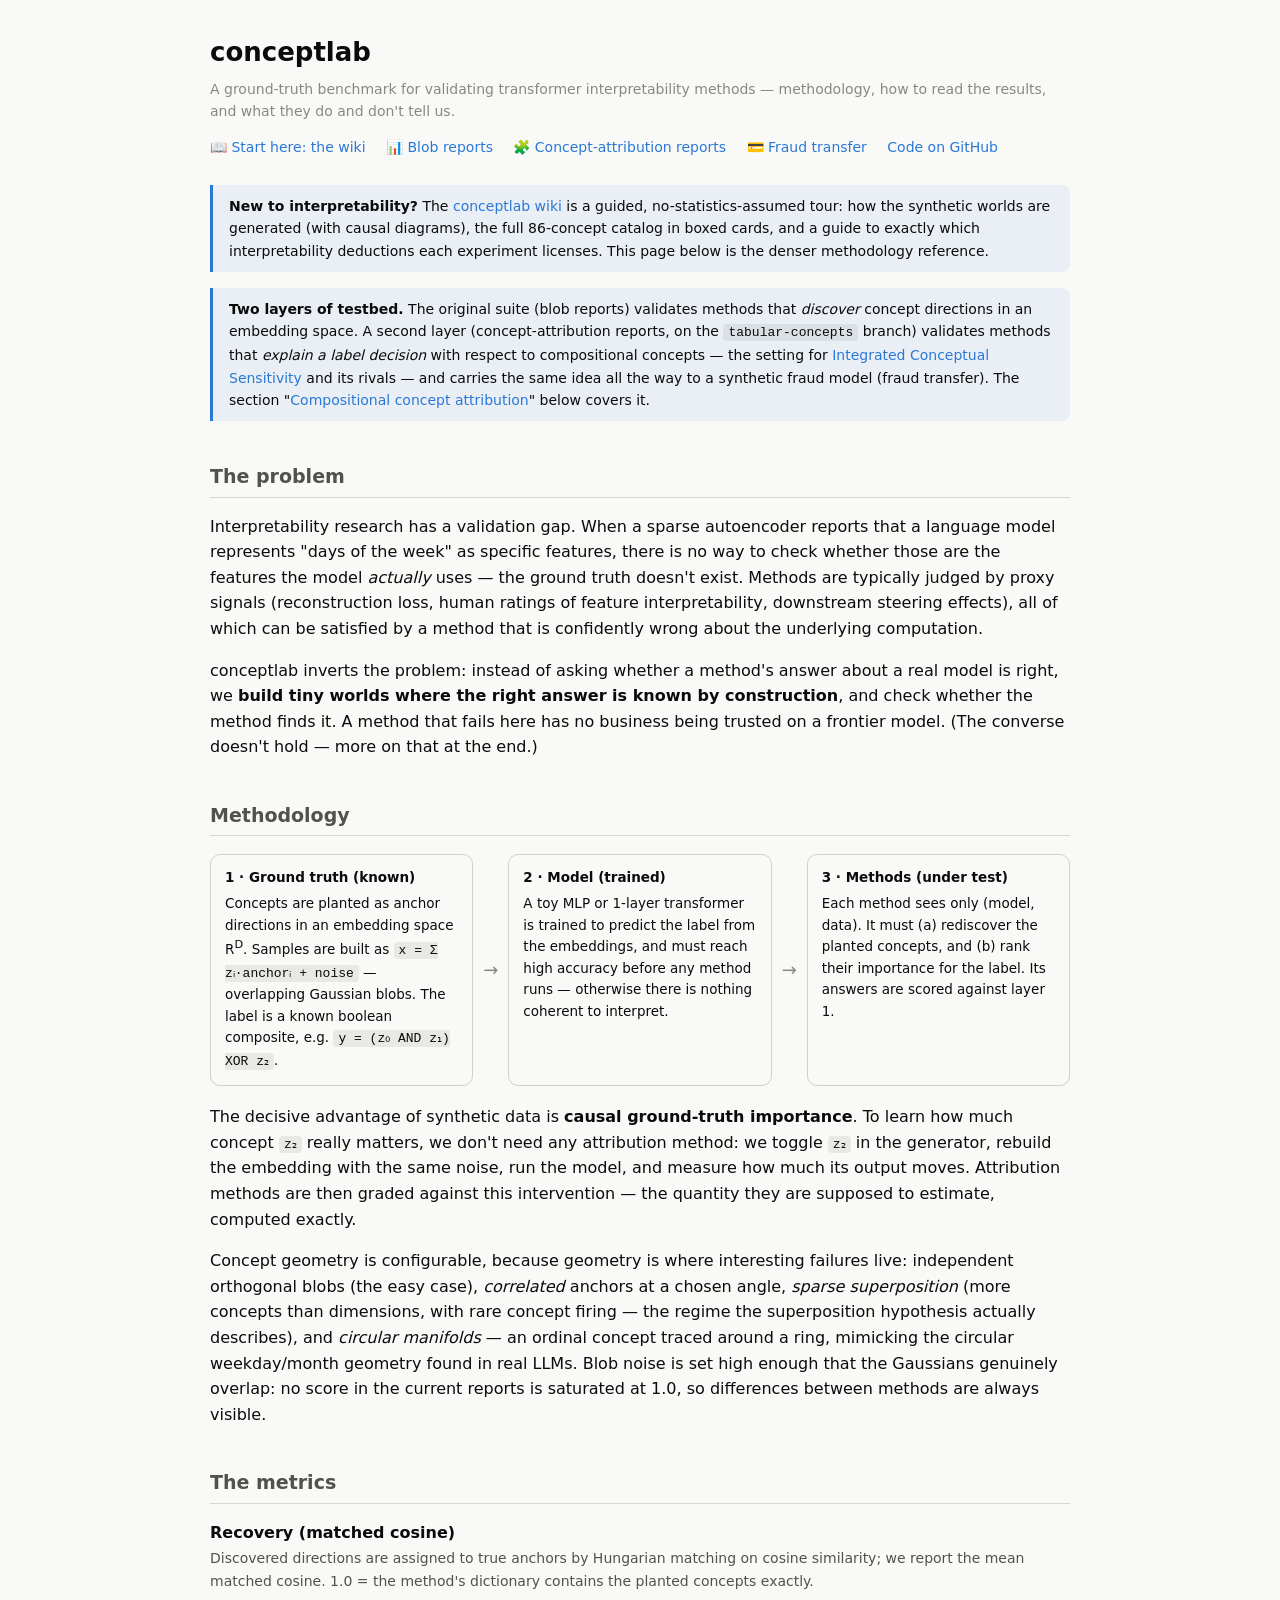
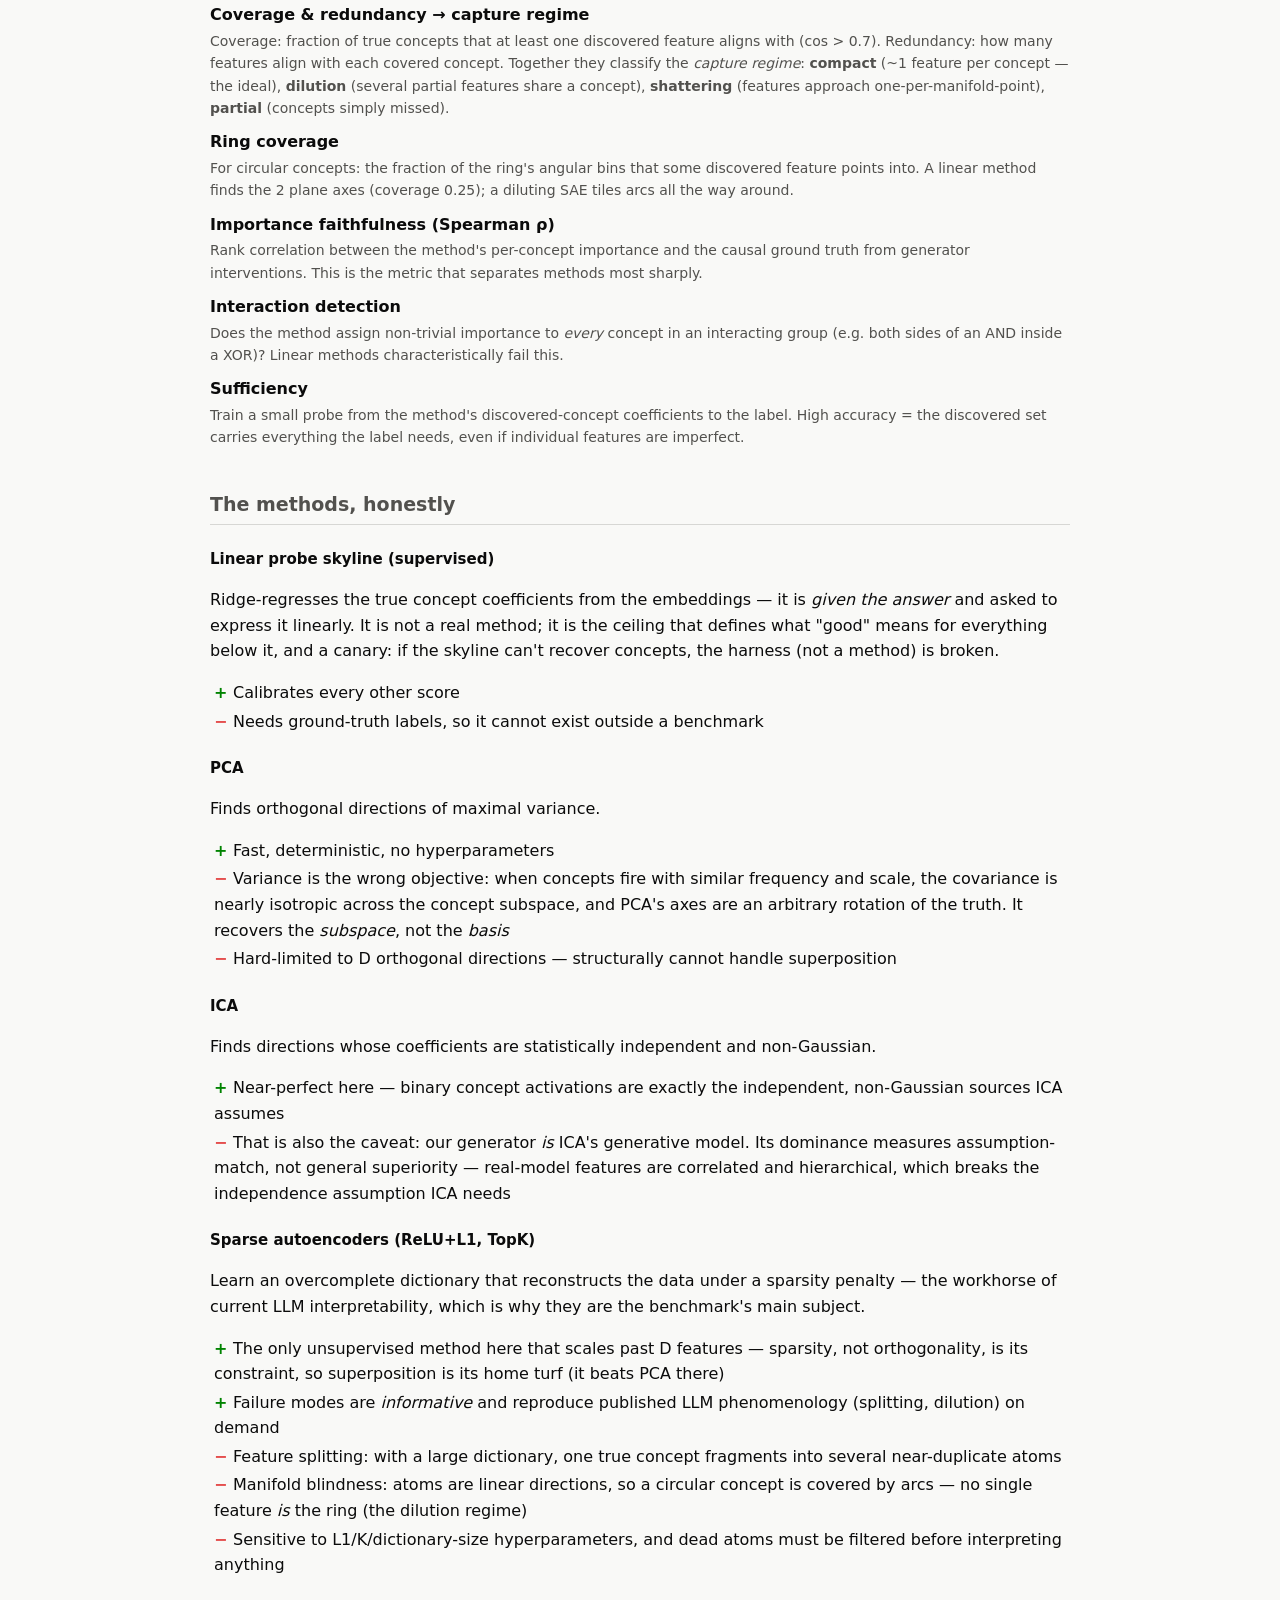
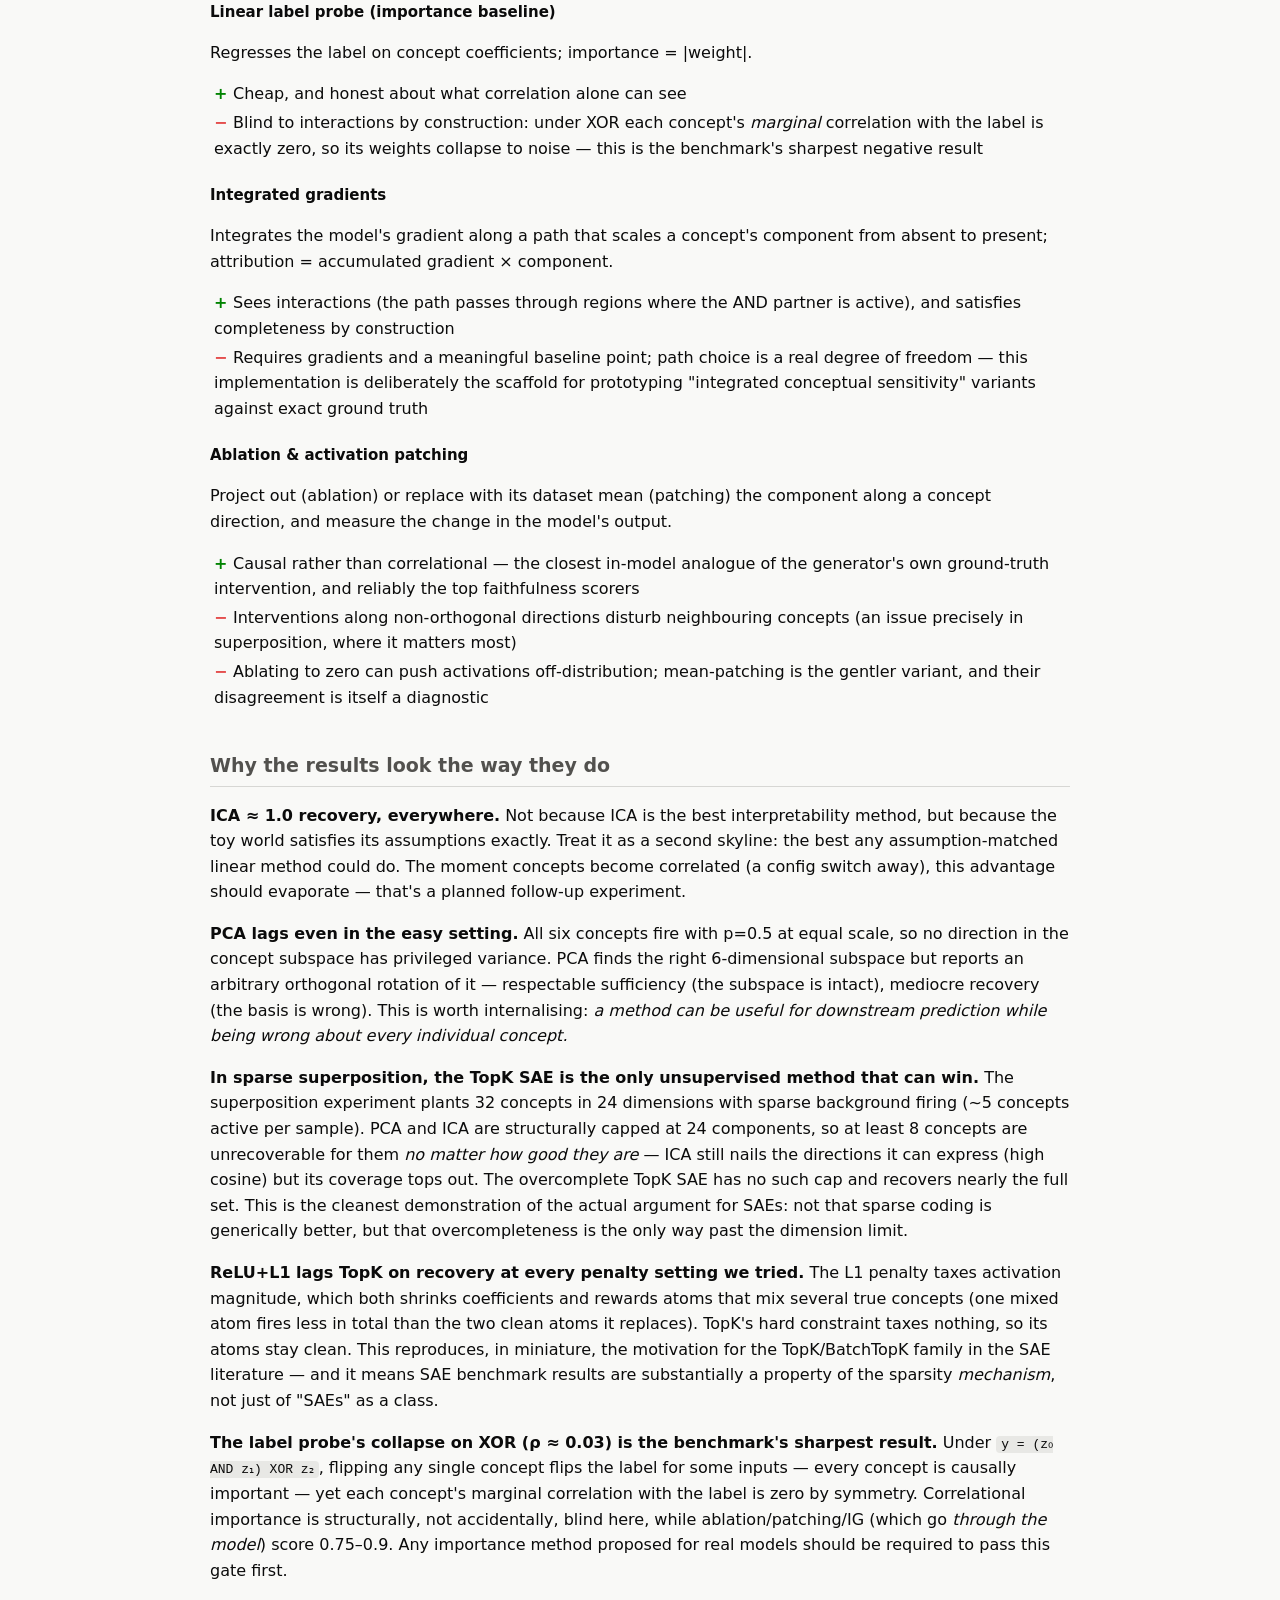
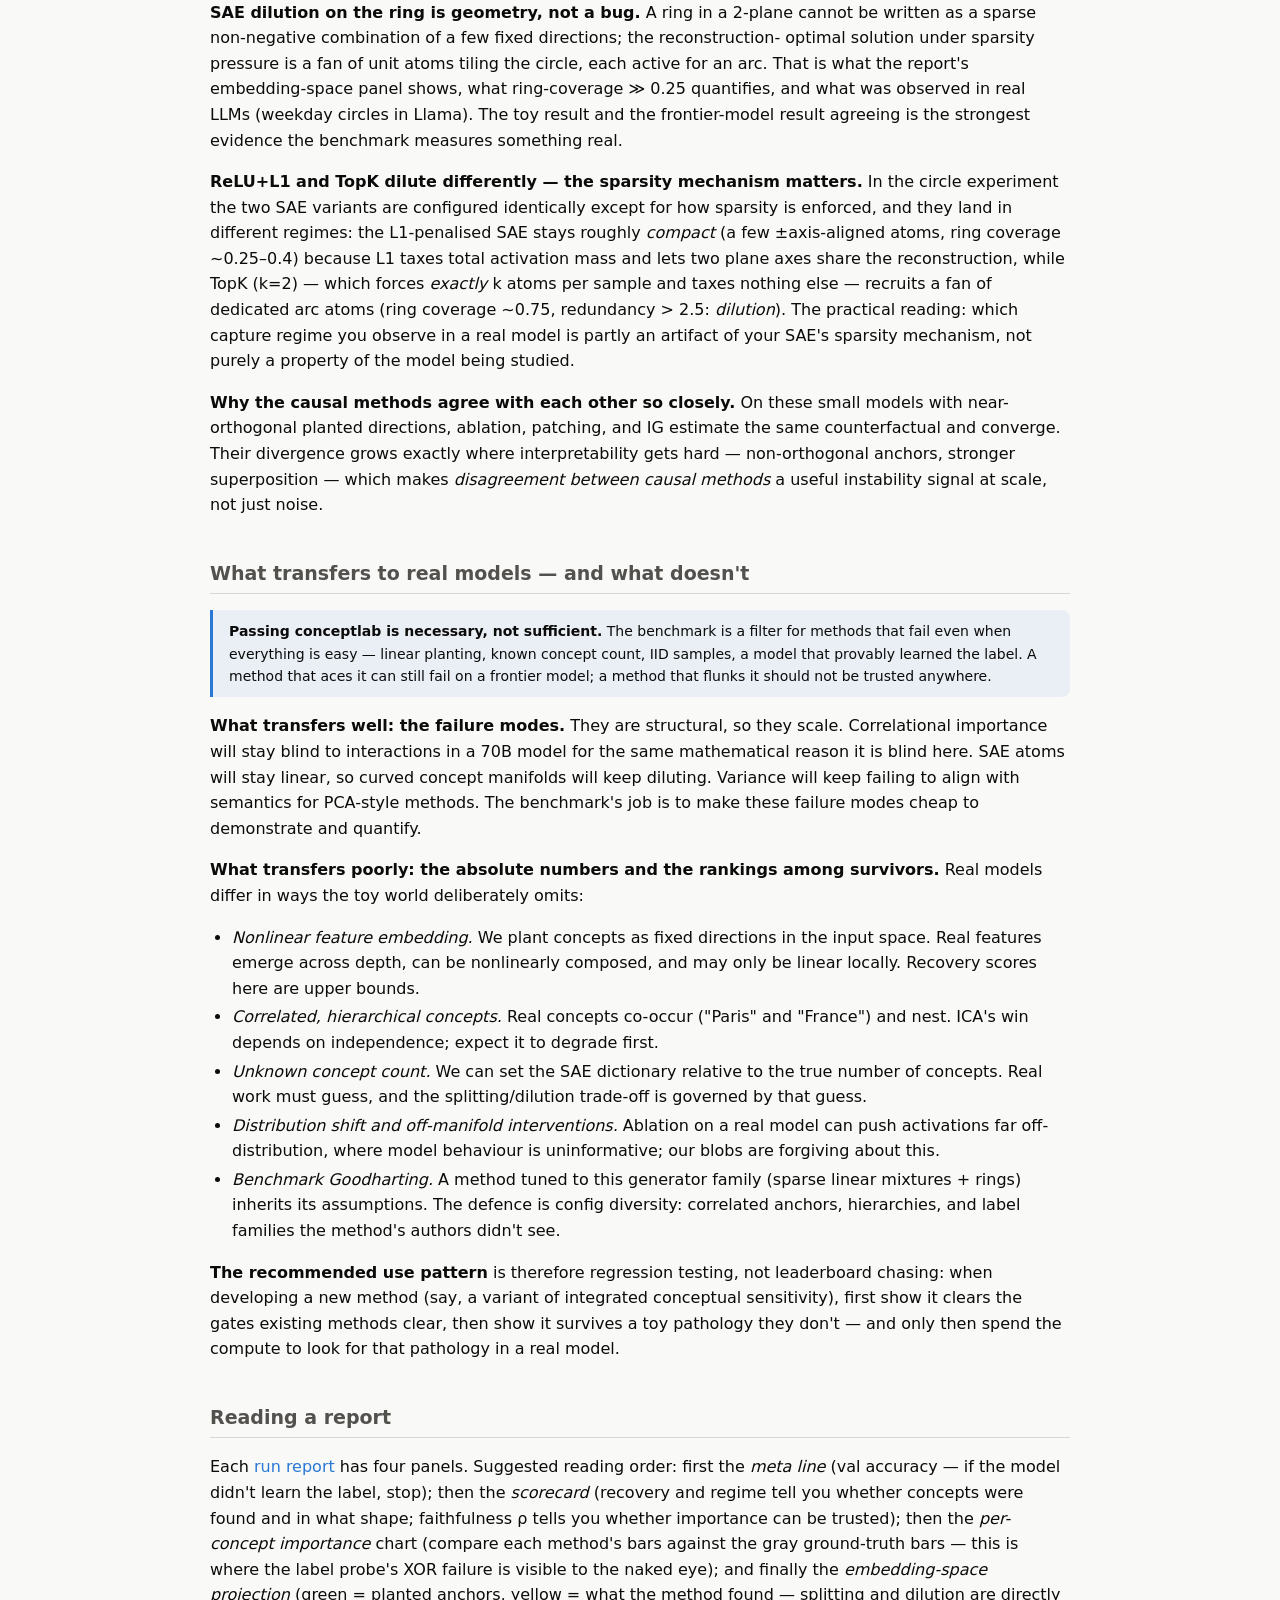
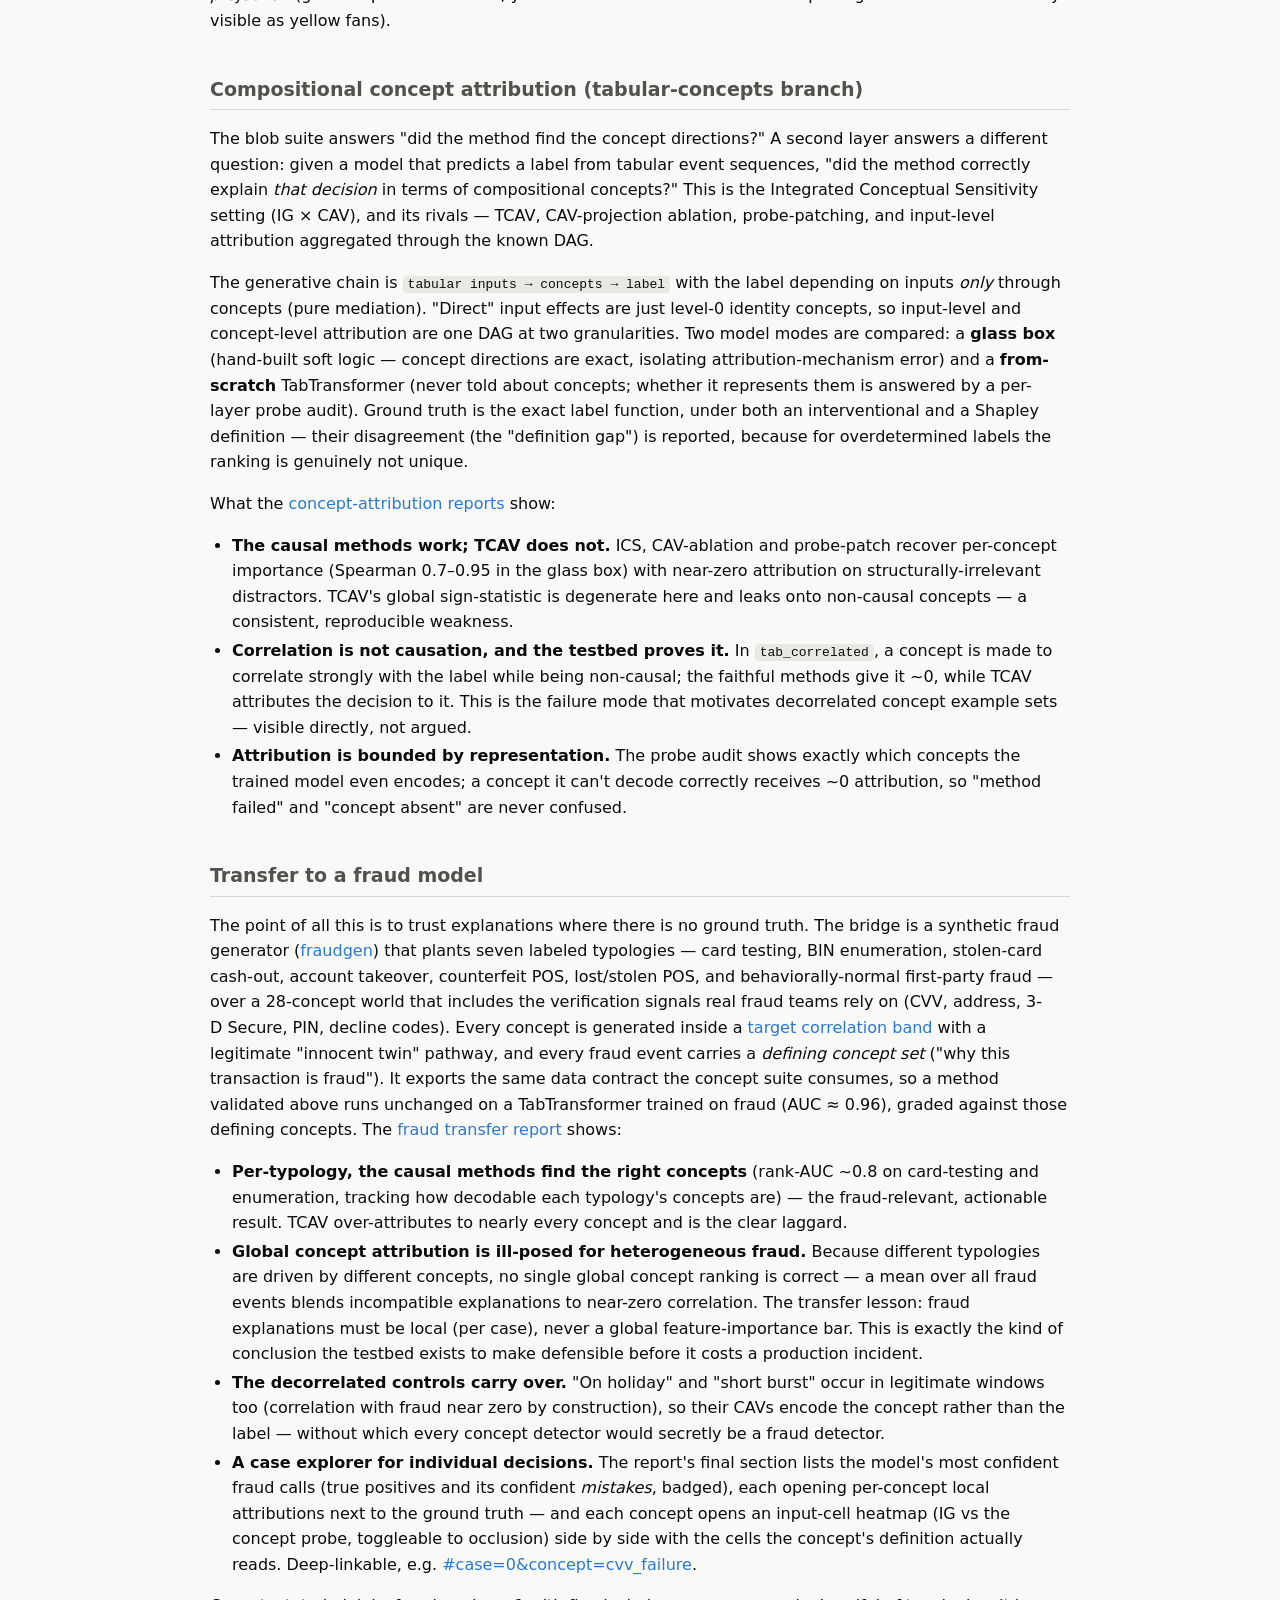
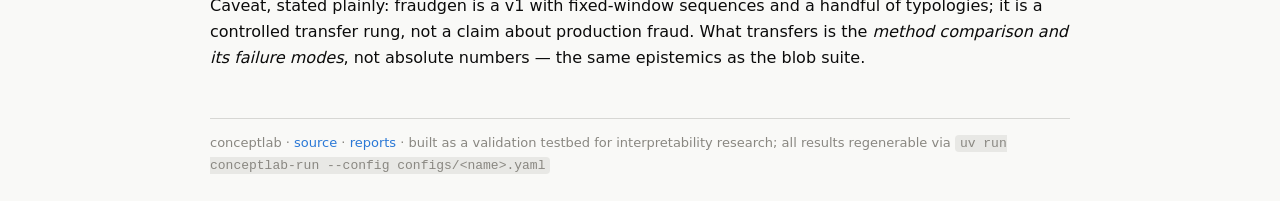
<file: docs/index.html>
<!doctype html><html lang="en"><head><meta charset="utf-8">
<meta name="viewport" content="width=device-width, initial-scale=1">
<title>conceptlab · methodology</title>
<style>
:root { color-scheme: light dark; }
body { font-family: system-ui, -apple-system, "Segoe UI", sans-serif;
  margin: 0; padding: 32px; background: #f9f9f7; color: #0b0b0b; line-height: 1.6; }
main { max-width: 860px; margin: 0 auto; }
h1 { font-size: 26px; margin: 0 0 4px; }
h2 { font-size: 19px; margin: 40px 0 10px; color: #52514e;
  border-bottom: 1px solid rgba(137,135,129,0.3); padding-bottom: 5px; }
h3 { font-size: 15px; margin: 22px 0 6px; }
.sub { color: #898781; font-size: 14px; margin-bottom: 14px; }
code { background: rgba(137,135,129,0.15); padding: 1px 5px; border-radius: 4px; font-size: 13px; }
a { color: #2a78d6; text-decoration: none; } a:hover { text-decoration: underline; }
.nav { font-size: 14px; margin: 10px 0 26px; }
.nav a { margin-right: 16px; }
table { border-collapse: collapse; width: 100%; font-size: 13.5px; margin: 10px 0; }
th, td { text-align: left; padding: 7px 10px; border-bottom: 1px solid rgba(137,135,129,0.25); vertical-align: top; }
th { color: #898781; font-weight: 600; }
.flow { display: flex; gap: 10px; margin: 18px 0; flex-wrap: wrap; }
.flow .box { flex: 1 1 200px; border: 1px solid rgba(137,135,129,0.35); border-radius: 10px; padding: 12px 14px; font-size: 13.5px; }
.flow .box b { display: block; margin-bottom: 4px; }
.flow .arrow { align-self: center; color: #898781; font-size: 18px; }
.callout { border-left: 3px solid #2a78d6; background: rgba(42,120,214,0.07);
  padding: 10px 16px; border-radius: 0 8px 8px 0; margin: 16px 0; font-size: 14px; }
.warn { border-left-color: #eda100; background: rgba(237,161,0,0.08); }
ul { padding-left: 22px; } li { margin: 3px 0; }
.pro::before { content: "+ "; color: #008300; font-weight: 700; }
.con::before { content: "− "; color: #e34948; font-weight: 700; }
.pro, .con { list-style: none; margin-left: -18px; }
dt { font-weight: 600; margin-top: 10px; } dd { margin: 2px 0 0 0; color: #52514e; font-size: 14px; }
footer { margin-top: 48px; color: #898781; font-size: 13px;
  border-top: 1px solid rgba(137,135,129,0.3); padding-top: 14px; }
@media (prefers-color-scheme: dark) {
  body { background: #0d0d0d; color: #fff; }
  h2 { color: #c3c2b7; } dd { color: #c3c2b7; }
  a { color: #3987e5; }
}
</style></head><body><main>

<h1>conceptlab</h1>
<div class="sub">A ground-truth benchmark for validating transformer interpretability methods —
methodology, how to read the results, and what they do and don't tell us.</div>
<div class="nav">
  <a href="wiki/index.html">📖 Start here: the wiki</a>
  <a href="runs/index.html">📊 Blob reports</a>
  <a href="concept_runs/index.html">🧩 Concept-attribution reports</a>
  <a href="fraud_runs/fraud_default/report.html">💳 Fraud transfer</a>
  <a href="https://github.com/juliarozanova/conceptlab">Code on GitHub</a>
</div>

<div class="callout">
<strong>New to interpretability?</strong> The <a href="wiki/index.html">conceptlab wiki</a> is a
guided, no-statistics-assumed tour: how the synthetic worlds are generated (with causal
diagrams), the full 86-concept catalog in boxed cards, and a guide to exactly which
interpretability deductions each experiment licenses. This page below is the denser
methodology reference.</div>

<div class="callout">
<strong>Two layers of testbed.</strong> The original suite (blob reports) validates methods that
<em>discover</em> concept directions in an embedding space. A second layer (concept-attribution
reports, on the <code>tabular-concepts</code> branch) validates methods that <em>explain a label
decision</em> with respect to compositional concepts — the setting for
<a href="https://arxiv.org/abs/2106.08641">Integrated Conceptual Sensitivity</a> and its rivals —
and carries the same idea all the way to a synthetic fraud model (fraud transfer). The section
"<a href="#compositional">Compositional concept attribution</a>" below covers it.</div>

<h2>The problem</h2>
<p>
Interpretability research has a validation gap. When a sparse autoencoder reports that a
language model represents "days of the week" as specific features, there is no way to check
whether those are the features the model <em>actually</em> uses — the ground truth doesn't
exist. Methods are typically judged by proxy signals (reconstruction loss, human ratings of
feature interpretability, downstream steering effects), all of which can be satisfied by a
method that is confidently wrong about the underlying computation.
</p>
<p>
conceptlab inverts the problem: instead of asking whether a method's answer about a real
model is right, we <strong>build tiny worlds where the right answer is known by construction</strong>,
and check whether the method finds it. A method that fails here has no business being
trusted on a frontier model. (The converse doesn't hold — more on that at the end.)
</p>

<h2>Methodology</h2>
<div class="flow">
  <div class="box"><b>1 · Ground truth (known)</b>
  Concepts are planted as anchor directions in an embedding space R<sup>D</sup>. Samples are
  built as <code>x = Σ zᵢ·anchorᵢ + noise</code> — overlapping Gaussian blobs. The label is a known
  boolean composite, e.g. <code>y = (z₀ AND z₁) XOR z₂</code>.</div>
  <div class="arrow">→</div>
  <div class="box"><b>2 · Model (trained)</b>
  A toy MLP or 1-layer transformer is trained to predict the label from the embeddings, and must
  reach high accuracy before any method runs — otherwise there is nothing coherent to interpret.</div>
  <div class="arrow">→</div>
  <div class="box"><b>3 · Methods (under test)</b>
  Each method sees only (model, data). It must (a) rediscover the planted concepts, and
  (b) rank their importance for the label. Its answers are scored against layer 1.</div>
</div>
<p>
The decisive advantage of synthetic data is <strong>causal ground-truth importance</strong>.
To learn how much concept <code>z₂</code> really matters, we don't need any attribution method:
we toggle <code>z₂</code> in the generator, rebuild the embedding with the same noise, run the
model, and measure how much its output moves. Attribution methods are then graded against this
intervention — the quantity they are supposed to estimate, computed exactly.
</p>
<p>
Concept geometry is configurable, because geometry is where interesting failures live:
independent orthogonal blobs (the easy case), <em>correlated</em> anchors at a chosen angle,
<em>sparse superposition</em> (more concepts than dimensions, with rare concept firing — the
regime the superposition hypothesis actually describes), and <em>circular manifolds</em> — an
ordinal concept traced around a ring, mimicking the circular weekday/month geometry found in
real LLMs. Blob noise is set high enough that the Gaussians genuinely overlap: no score in the
current reports is saturated at 1.0, so differences between methods are always visible.
</p>

<h2>The metrics</h2>
<dl>
<dt>Recovery (matched cosine)</dt>
<dd>Discovered directions are assigned to true anchors by Hungarian matching on cosine
similarity; we report the mean matched cosine. 1.0 = the method's dictionary contains the
planted concepts exactly.</dd>
<dt>Coverage & redundancy → capture regime</dt>
<dd>Coverage: fraction of true concepts that at least one discovered feature aligns with
(cos&nbsp;&gt;&nbsp;0.7). Redundancy: how many features align with each covered concept. Together they
classify the <em>capture regime</em>: <strong>compact</strong> (~1 feature per concept — the ideal),
<strong>dilution</strong> (several partial features share a concept), <strong>shattering</strong>
(features approach one-per-manifold-point), <strong>partial</strong> (concepts simply missed).</dd>
<dt>Ring coverage</dt>
<dd>For circular concepts: the fraction of the ring's angular bins that some discovered feature
points into. A linear method finds the 2 plane axes (coverage 0.25); a diluting SAE tiles arcs
all the way around.</dd>
<dt>Importance faithfulness (Spearman ρ)</dt>
<dd>Rank correlation between the method's per-concept importance and the causal ground truth
from generator interventions. This is the metric that separates methods most sharply.</dd>
<dt>Interaction detection</dt>
<dd>Does the method assign non-trivial importance to <em>every</em> concept in an interacting
group (e.g. both sides of an AND inside a XOR)? Linear methods characteristically fail this.</dd>
<dt>Sufficiency</dt>
<dd>Train a small probe from the method's discovered-concept coefficients to the label. High
accuracy = the discovered set carries everything the label needs, even if individual features
are imperfect.</dd>
</dl>

<h2>The methods, honestly</h2>

<h3>Linear probe skyline (supervised)</h3>
<p>Ridge-regresses the true concept coefficients from the embeddings — it is <em>given the
answer</em> and asked to express it linearly. It is not a real method; it is the ceiling that
defines what "good" means for everything below it, and a canary: if the skyline can't recover
concepts, the harness (not a method) is broken.</p>
<ul><li class="pro">Calibrates every other score</li>
<li class="con">Needs ground-truth labels, so it cannot exist outside a benchmark</li></ul>

<h3>PCA</h3>
<p>Finds orthogonal directions of maximal variance.</p>
<ul><li class="pro">Fast, deterministic, no hyperparameters</li>
<li class="con">Variance is the wrong objective: when concepts fire with similar frequency and
scale, the covariance is nearly isotropic across the concept subspace, and PCA's axes are an
arbitrary rotation of the truth. It recovers the <em>subspace</em>, not the <em>basis</em></li>
<li class="con">Hard-limited to D orthogonal directions — structurally cannot handle superposition</li></ul>

<h3>ICA</h3>
<p>Finds directions whose coefficients are statistically independent and non-Gaussian.</p>
<ul><li class="pro">Near-perfect here — binary concept activations are exactly the independent,
non-Gaussian sources ICA assumes</li>
<li class="con">That is also the caveat: our generator <em>is</em> ICA's generative model. Its
dominance measures assumption-match, not general superiority — real-model features are
correlated and hierarchical, which breaks the independence assumption ICA needs</li></ul>

<h3>Sparse autoencoders (ReLU+L1, TopK)</h3>
<p>Learn an overcomplete dictionary that reconstructs the data under a sparsity penalty — the
workhorse of current LLM interpretability, which is why they are the benchmark's main subject.</p>
<ul><li class="pro">The only unsupervised method here that scales past D features — sparsity, not
orthogonality, is its constraint, so superposition is its home turf (it beats PCA there)</li>
<li class="pro">Failure modes are <em>informative</em> and reproduce published LLM phenomenology
(splitting, dilution) on demand</li>
<li class="con">Feature splitting: with a large dictionary, one true concept fragments into
several near-duplicate atoms</li>
<li class="con">Manifold blindness: atoms are linear directions, so a circular concept is
covered by arcs — no single feature <em>is</em> the ring (the dilution regime)</li>
<li class="con">Sensitive to L1/K/dictionary-size hyperparameters, and dead atoms must be
filtered before interpreting anything</li></ul>

<h3>Linear label probe (importance baseline)</h3>
<p>Regresses the label on concept coefficients; importance = |weight|.</p>
<ul><li class="pro">Cheap, and honest about what correlation alone can see</li>
<li class="con">Blind to interactions by construction: under XOR each concept's
<em>marginal</em> correlation with the label is exactly zero, so its weights collapse to
noise — this is the benchmark's sharpest negative result</li></ul>

<h3>Integrated gradients</h3>
<p>Integrates the model's gradient along a path that scales a concept's component from absent
to present; attribution = accumulated gradient × component.</p>
<ul><li class="pro">Sees interactions (the path passes through regions where the AND partner is
active), and satisfies completeness by construction</li>
<li class="con">Requires gradients and a meaningful baseline point; path choice is a real
degree of freedom — this implementation is deliberately the scaffold for prototyping
"integrated conceptual sensitivity" variants against exact ground truth</li></ul>

<h3>Ablation & activation patching</h3>
<p>Project out (ablation) or replace with its dataset mean (patching) the component along a
concept direction, and measure the change in the model's output.</p>
<ul><li class="pro">Causal rather than correlational — the closest in-model analogue of the
generator's own ground-truth intervention, and reliably the top faithfulness scorers</li>
<li class="con">Interventions along non-orthogonal directions disturb neighbouring concepts
(an issue precisely in superposition, where it matters most)</li>
<li class="con">Ablating to zero can push activations off-distribution; mean-patching is the
gentler variant, and their disagreement is itself a diagnostic</li></ul>

<h2>Why the results look the way they do</h2>
<p><strong>ICA ≈ 1.0 recovery, everywhere.</strong> Not because ICA is the best interpretability
method, but because the toy world satisfies its assumptions exactly. Treat it as a second
skyline: the best any assumption-matched linear method could do. The moment concepts become
correlated (a config switch away), this advantage should evaporate — that's a planned
follow-up experiment.</p>
<p><strong>PCA lags even in the easy setting.</strong> All six concepts fire with p=0.5 at equal
scale, so no direction in the concept subspace has privileged variance. PCA finds the right
6-dimensional subspace but reports an arbitrary orthogonal rotation of it — respectable
sufficiency (the subspace is intact), mediocre recovery (the basis is wrong). This is worth
internalising: <em>a method can be useful for downstream prediction while being wrong about
every individual concept.</em></p>
<p><strong>In sparse superposition, the TopK SAE is the only unsupervised method that can win.</strong>
The superposition experiment plants 32 concepts in 24 dimensions with sparse background firing
(~5 concepts active per sample). PCA and ICA are structurally capped at 24 components, so at
least 8 concepts are unrecoverable for them <em>no matter how good they are</em> — ICA still
nails the directions it can express (high cosine) but its coverage tops out. The overcomplete
TopK SAE has no such cap and recovers nearly the full set. This is the cleanest demonstration
of the actual argument for SAEs: not that sparse coding is generically better, but that
overcompleteness is the only way past the dimension limit.</p>
<p><strong>ReLU+L1 lags TopK on recovery at every penalty setting we tried.</strong> The L1
penalty taxes activation magnitude, which both shrinks coefficients and rewards atoms that
mix several true concepts (one mixed atom fires less in total than the two clean atoms it
replaces). TopK's hard constraint taxes nothing, so its atoms stay clean. This reproduces, in
miniature, the motivation for the TopK/BatchTopK family in the SAE literature — and it means
SAE benchmark results are substantially a property of the sparsity <em>mechanism</em>, not
just of "SAEs" as a class.</p>
<p><strong>The label probe's collapse on XOR (ρ ≈ 0.03) is the benchmark's sharpest result.</strong>
Under <code>y = (z₀ AND z₁) XOR z₂</code>, flipping any single concept flips the label for some
inputs — every concept is causally important — yet each concept's marginal correlation with the
label is zero by symmetry. Correlational importance is structurally, not accidentally, blind
here, while ablation/patching/IG (which go <em>through the model</em>) score 0.75–0.9. Any
importance method proposed for real models should be required to pass this gate first.</p>
<p><strong>SAE dilution on the ring is geometry, not a bug.</strong> A ring in a 2-plane cannot
be written as a sparse non-negative combination of a few fixed directions; the reconstruction-
optimal solution under sparsity pressure is a fan of unit atoms tiling the circle, each active
for an arc. That is what the report's embedding-space panel shows, what ring-coverage ≫ 0.25
quantifies, and what was observed in real LLMs (weekday circles in Llama). The toy result and
the frontier-model result agreeing is the strongest evidence the benchmark measures something
real.</p>
<p><strong>ReLU+L1 and TopK dilute differently — the sparsity mechanism matters.</strong> In the
circle experiment the two SAE variants are configured identically except for how sparsity is
enforced, and they land in different regimes: the L1-penalised SAE stays roughly
<em>compact</em> (a few ±axis-aligned atoms, ring coverage ~0.25–0.4) because L1 taxes total
activation mass and lets two plane axes share the reconstruction, while TopK (k=2) — which
forces <em>exactly</em> k atoms per sample and taxes nothing else — recruits a fan of dedicated
arc atoms (ring coverage ~0.75, redundancy &gt; 2.5: <em>dilution</em>). The practical reading:
which capture regime you observe in a real model is partly an artifact of your SAE's sparsity
mechanism, not purely a property of the model being studied.</p>
<p><strong>Why the causal methods agree with each other so closely.</strong> On these small
models with near-orthogonal planted directions, ablation, patching, and IG estimate the same
counterfactual and converge. Their divergence grows exactly where interpretability gets hard —
non-orthogonal anchors, stronger superposition — which makes <em>disagreement between causal
methods</em> a useful instability signal at scale, not just noise.</p>

<h2>What transfers to real models — and what doesn't</h2>
<div class="callout">
<strong>Passing conceptlab is necessary, not sufficient.</strong> The benchmark is a filter for
methods that fail even when everything is easy — linear planting, known concept count, IID
samples, a model that provably learned the label. A method that aces it can still fail on a
frontier model; a method that flunks it should not be trusted anywhere.
</div>
<p><strong>What transfers well: the failure modes.</strong> They are structural, so they scale.
Correlational importance will stay blind to interactions in a 70B model for the same
mathematical reason it is blind here. SAE atoms will stay linear, so curved concept manifolds
will keep diluting. Variance will keep failing to align with semantics for PCA-style methods.
The benchmark's job is to make these failure modes cheap to demonstrate and quantify.</p>
<p><strong>What transfers poorly: the absolute numbers and the rankings among survivors.</strong>
Real models differ in ways the toy world deliberately omits:</p>
<ul>
<li><em>Nonlinear feature embedding.</em> We plant concepts as fixed directions in the input
space. Real features emerge across depth, can be nonlinearly composed, and may only be linear
locally. Recovery scores here are upper bounds.</li>
<li><em>Correlated, hierarchical concepts.</em> Real concepts co-occur ("Paris" and "France")
and nest. ICA's win depends on independence; expect it to degrade first.</li>
<li><em>Unknown concept count.</em> We can set the SAE dictionary relative to the true number of
concepts. Real work must guess, and the splitting/dilution trade-off is governed by that guess.</li>
<li><em>Distribution shift and off-manifold interventions.</em> Ablation on a real model can
push activations far off-distribution, where model behaviour is uninformative; our blobs are
forgiving about this.</li>
<li><em>Benchmark Goodharting.</em> A method tuned to this generator family (sparse linear
mixtures + rings) inherits its assumptions. The defence is config diversity: correlated
anchors, hierarchies, and label families the method's authors didn't see.</li>
</ul>
<p><strong>The recommended use pattern</strong> is therefore regression testing, not leaderboard
chasing: when developing a new method (say, a variant of integrated conceptual sensitivity),
first show it clears the gates existing methods clear, then show it survives a toy pathology
they don't — and only then spend the compute to look for that pathology in a real model.</p>

<h2>Reading a report</h2>
<p>Each <a href="runs/index.html">run report</a> has four panels. Suggested reading order:
first the <em>meta line</em> (val accuracy — if the model didn't learn the label, stop);
then the <em>scorecard</em> (recovery and regime tell you whether concepts were found and in
what shape; faithfulness ρ tells you whether importance can be trusted); then the
<em>per-concept importance</em> chart (compare each method's bars against the gray ground-truth
bars — this is where the label probe's XOR failure is visible to the naked eye); and finally the
<em>embedding-space projection</em> (green = planted anchors, yellow = what the method found —
splitting and dilution are directly visible as yellow fans).</p>

<h2 id="compositional">Compositional concept attribution (tabular-concepts branch)</h2>
<p>
The blob suite answers "did the method find the concept directions?" A second layer answers a
different question: given a model that predicts a label from tabular event sequences, "did the
method correctly explain <em>that decision</em> in terms of compositional concepts?" This is the
Integrated Conceptual Sensitivity setting (IG × CAV), and its rivals — TCAV, CAV-projection
ablation, probe-patching, and input-level attribution aggregated through the known DAG.
</p>
<p>
The generative chain is <code>tabular inputs → concepts → label</code> with the label depending on
inputs <em>only</em> through concepts (pure mediation). "Direct" input effects are just level-0
identity concepts, so input-level and concept-level attribution are one DAG at two granularities.
Two model modes are compared: a <strong>glass box</strong> (hand-built soft logic — concept
directions are exact, isolating attribution-mechanism error) and a <strong>from-scratch</strong>
TabTransformer (never told about concepts; whether it represents them is answered by a per-layer
probe audit). Ground truth is the exact label function, under both an interventional and a Shapley
definition — their disagreement (the "definition gap") is reported, because for overdetermined
labels the ranking is genuinely not unique.
</p>
<p>What the <a href="concept_runs/index.html">concept-attribution reports</a> show:</p>
<ul>
<li><strong>The causal methods work; TCAV does not.</strong> ICS, CAV-ablation and probe-patch
recover per-concept importance (Spearman 0.7–0.95 in the glass box) with near-zero attribution on
structurally-irrelevant distractors. TCAV's global sign-statistic is degenerate here and leaks
onto non-causal concepts — a consistent, reproducible weakness.</li>
<li><strong>Correlation is not causation, and the testbed proves it.</strong> In
<code>tab_correlated</code>, a concept is made to correlate strongly with the label while being
non-causal; the faithful methods give it ~0, while TCAV attributes the decision to it. This is the
failure mode that motivates decorrelated concept example sets — visible directly, not argued.</li>
<li><strong>Attribution is bounded by representation.</strong> The probe audit shows exactly which
concepts the trained model even encodes; a concept it can't decode correctly receives ~0
attribution, so "method failed" and "concept absent" are never confused.</li>
</ul>

<h2 id="fraud">Transfer to a fraud model</h2>
<p>
The point of all this is to trust explanations where there is no ground truth. The bridge is a
synthetic fraud generator (<a href="https://github.com/juliarozanova/fraudgen">fraudgen</a>) that
plants seven labeled typologies — card testing, BIN enumeration, stolen-card cash-out, account
takeover, counterfeit POS, lost/stolen POS, and behaviorally-normal first-party fraud — over a
28-concept world that includes the verification signals real fraud teams rely on (CVV, address,
3-D&nbsp;Secure, PIN, decline codes). Every concept is generated inside a
<a href="wiki/concepts.html">target correlation band</a> with a legitimate "innocent twin"
pathway, and every fraud event carries a <em>defining concept set</em> ("why this transaction is
fraud"). It exports the same data contract the concept suite consumes, so a method validated above
runs unchanged on a TabTransformer trained on fraud (AUC ≈ 0.96), graded against those defining
concepts. The <a href="fraud_runs/fraud_default/report.html">fraud transfer report</a> shows:
</p>
<ul>
<li><strong>Per-typology, the causal methods find the right concepts</strong> (rank-AUC ~0.8 on
card-testing and enumeration, tracking how decodable each typology's concepts are) — the
fraud-relevant, actionable result. TCAV over-attributes to nearly every concept and is the clear
laggard.</li>
<li><strong>Global concept attribution is ill-posed for heterogeneous fraud.</strong> Because
different typologies are driven by different concepts, no single global concept ranking is correct
— a mean over all fraud events blends incompatible explanations to near-zero correlation. The
transfer lesson: fraud explanations must be local (per case), never a global feature-importance
bar. This is exactly the kind of conclusion the testbed exists to make defensible before it costs
a production incident.</li>
<li><strong>The decorrelated controls carry over.</strong> "On holiday" and "short burst" occur in
legitimate windows too (correlation with fraud near zero by construction), so their CAVs encode the
concept rather than the label — without which every concept detector would secretly be a fraud
detector.</li>
<li><strong>A case explorer for individual decisions.</strong> The report's final section lists the
model's most confident fraud calls (true positives and its confident <em>mistakes</em>, badged),
each opening per-concept local attributions next to the ground truth — and each concept opens an
input-cell heatmap (IG vs the concept probe, toggleable to occlusion) side by side with the cells
the concept's definition actually reads. Deep-linkable, e.g.
<a href="fraud_runs/fraud_default/report.html#case=0&amp;concept=cvv_failure">#case=0&amp;concept=cvv_failure</a>.</li>
</ul>
<p class="card-note">Caveat, stated plainly: fraudgen is a v1 with fixed-window sequences and a
handful of typologies; it is a controlled transfer rung, not a claim about production fraud. What
transfers is the <em>method comparison and its failure modes</em>, not absolute numbers — the same
epistemics as the blob suite.</p>

<footer>
conceptlab · <a href="https://github.com/juliarozanova/conceptlab">source</a> ·
<a href="runs/index.html">reports</a> · built as a validation testbed for interpretability
research; all results regenerable via <code>uv run conceptlab-run --config configs/&lt;name&gt;.yaml</code>
</footer>
</main></body></html>
</file>
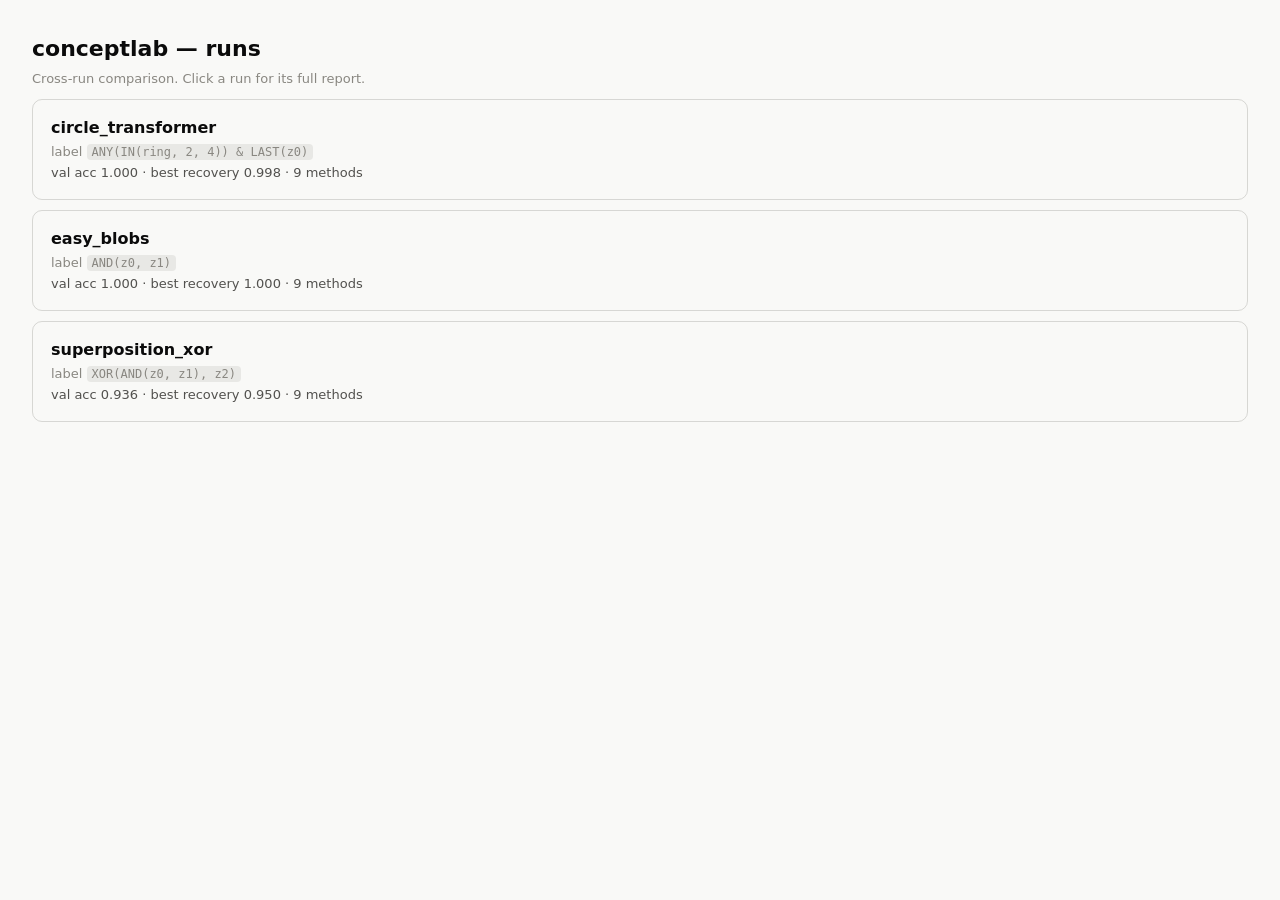
<file: runs/index.html>
<!doctype html><html><head><meta charset="utf-8">
<meta name="viewport" content="width=device-width, initial-scale=1">
<title>conceptlab · runs</title><style>
:root { color-scheme: light dark; }
body { font-family: system-ui, -apple-system, "Segoe UI", sans-serif;
  margin: 0; padding: 32px; background: #f9f9f7; color: #0b0b0b; line-height: 1.5; }
h1 { font-size: 22px; margin: 0 0 4px; } h2 { font-size: 16px; margin: 32px 0 8px;
  color: #52514e; border-bottom: 1px solid rgba(137,135,129,0.3); padding-bottom: 4px; }
.sub { color: #898781; font-size: 13px; margin-bottom: 8px; }
code { background: rgba(137,135,129,0.15); padding: 1px 5px; border-radius: 4px; font-size: 12px; }
.meta { display: flex; flex-wrap: wrap; gap: 18px; font-size: 13px; color: #52514e; margin: 12px 0; }
.meta b { color: #0b0b0b; }
table { border-collapse: collapse; width: 100%; font-size: 13px; font-variant-numeric: tabular-nums; }
th, td { text-align: right; padding: 6px 10px; border-bottom: 1px solid rgba(137,135,129,0.2); }
th { color: #898781; font-weight: 600; } td.name, th.name { text-align: left; }
td.name { font-weight: 600; }
.grid2 { display: grid; grid-template-columns: 1fr 1fr; gap: 20px; }
.card-note { color: #898781; font-size: 12px; margin: 2px 0 0; }
@media (prefers-color-scheme: dark) {
  body { background: #0d0d0d; color: #fff; } h2 { color: #c3c2b7; }
  .meta { color: #c3c2b7; } .meta b { color: #fff; } td.name { color: #fff; }
}
@media (max-width: 780px) { .grid2 { grid-template-columns: 1fr; } }
.card { display:block; text-decoration:none; color:inherit; padding:16px 18px;
  border:1px solid rgba(137,135,129,0.3); border-radius:10px; margin:10px 0; }
.card:hover { border-color:#2a78d6; }
.ct { font-weight:700; font-size:16px; } .cs { color:#898781; font-size:13px; margin:2px 0; }
.cm { color:#52514e; font-size:13px; }
@media (prefers-color-scheme: dark) { .cm { color:#c3c2b7; } }
</style></head><body>
<h1>conceptlab — runs</h1>
<div class="sub">Cross-run comparison. Click a run for its full report.</div>
<a class='card' href='circle_transformer/report.html'><div class='ct'>circle_transformer</div><div class='cs'>label <code>ANY(IN(ring, 2, 4)) & LAST(z0)</code></div><div class='cm'>val acc 1.000 &middot; best recovery 0.998 &middot; 9 methods</div></a>
<a class='card' href='easy_blobs/report.html'><div class='ct'>easy_blobs</div><div class='cs'>label <code>AND(z0, z1)</code></div><div class='cm'>val acc 1.000 &middot; best recovery 1.000 &middot; 9 methods</div></a>
<a class='card' href='superposition_xor/report.html'><div class='ct'>superposition_xor</div><div class='cs'>label <code>XOR(AND(z0, z1), z2)</code></div><div class='cm'>val acc 0.936 &middot; best recovery 0.950 &middot; 9 methods</div></a>
</body></html>
</file>
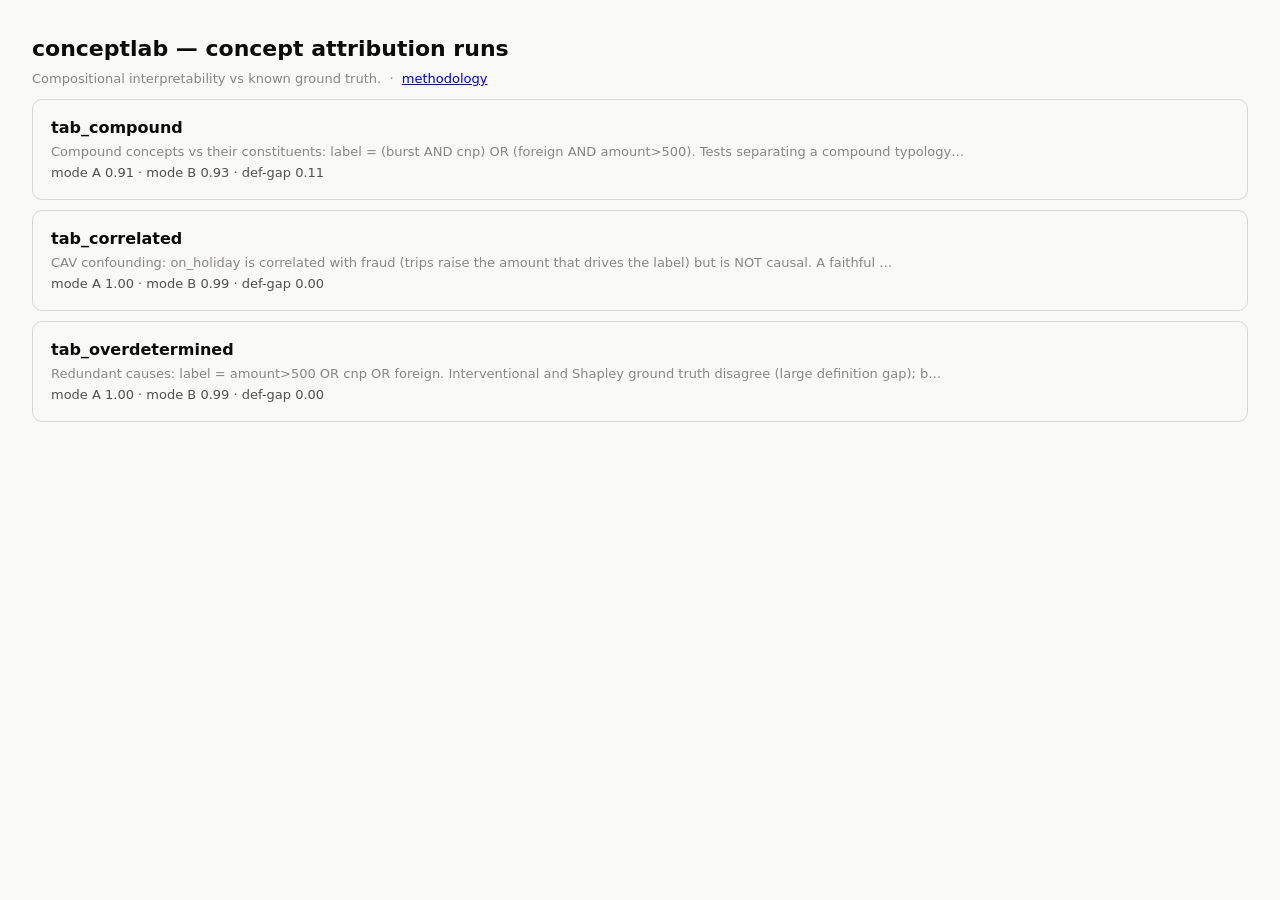
<file: docs/concept_runs/index.html>
<!doctype html><html><head><meta charset="utf-8">
<meta name="viewport" content="width=device-width, initial-scale=1">
<title>conceptlab · concept runs</title><style>
:root { color-scheme: light dark; }
body { font-family: system-ui, -apple-system, "Segoe UI", sans-serif;
  margin: 0; padding: 32px; background: #f9f9f7; color: #0b0b0b; line-height: 1.5; }
h1 { font-size: 22px; margin: 0 0 4px; } h2 { font-size: 16px; margin: 32px 0 8px;
  color: #52514e; border-bottom: 1px solid rgba(137,135,129,0.3); padding-bottom: 4px; }
.sub { color: #898781; font-size: 13px; margin-bottom: 8px; }
code { background: rgba(137,135,129,0.15); padding: 1px 5px; border-radius: 4px; font-size: 12px; }
.meta { display: flex; flex-wrap: wrap; gap: 18px; font-size: 13px; color: #52514e; margin: 12px 0; }
.meta b { color: #0b0b0b; }
table { border-collapse: collapse; width: 100%; font-size: 13px; font-variant-numeric: tabular-nums; }
th, td { text-align: right; padding: 6px 10px; border-bottom: 1px solid rgba(137,135,129,0.2); }
th { color: #898781; font-weight: 600; } td.name, th.name { text-align: left; }
td.name { font-weight: 600; }
.grid2 { display: grid; grid-template-columns: 1fr 1fr; gap: 20px; }
.card-note { color: #898781; font-size: 12px; margin: 2px 0 0; }
@media (prefers-color-scheme: dark) {
  body { background: #0d0d0d; color: #fff; } h2 { color: #c3c2b7; }
  .meta { color: #c3c2b7; } .meta b { color: #fff; } td.name { color: #fff; }
}
@media (max-width: 780px) { .grid2 { grid-template-columns: 1fr; } }
.card { display:block; text-decoration:none; color:inherit; padding:16px 18px;
  border:1px solid rgba(137,135,129,0.3); border-radius:10px; margin:10px 0; }
.card:hover { border-color:#2a78d6; }
.ct { font-weight:700; font-size:16px; } .cs { color:#898781; font-size:13px; margin:2px 0; }
.cm { color:#52514e; font-size:13px; }
@media (prefers-color-scheme: dark) { .cm { color:#c3c2b7; } }
</style></head><body>
<h1>conceptlab — concept attribution runs</h1>
<div class="sub">Compositional interpretability vs known ground truth.
&nbsp;·&nbsp; <a href="../index.html">methodology</a></div>
<a class='card' href='tab_compound/report.html'><div class='ct'>tab_compound</div><div class='cs'>Compound concepts vs their constituents: label = (burst AND cnp) OR (foreign AND amount>500). Tests separating a compound typology…</div><div class='cm'>mode A 0.91 · mode B 0.93 · def-gap 0.11</div></a>
<a class='card' href='tab_correlated/report.html'><div class='ct'>tab_correlated</div><div class='cs'>CAV confounding: on_holiday is correlated with fraud (trips raise the amount that drives the label) but is NOT causal. A faithful …</div><div class='cm'>mode A 1.00 · mode B 0.99 · def-gap 0.00</div></a>
<a class='card' href='tab_overdetermined/report.html'><div class='ct'>tab_overdetermined</div><div class='cs'>Redundant causes: label = amount>500 OR cnp OR foreign. Interventional and Shapley ground truth disagree (large definition gap); b…</div><div class='cm'>mode A 1.00 · mode B 0.99 · def-gap 0.00</div></a>
</body></html>
</file>
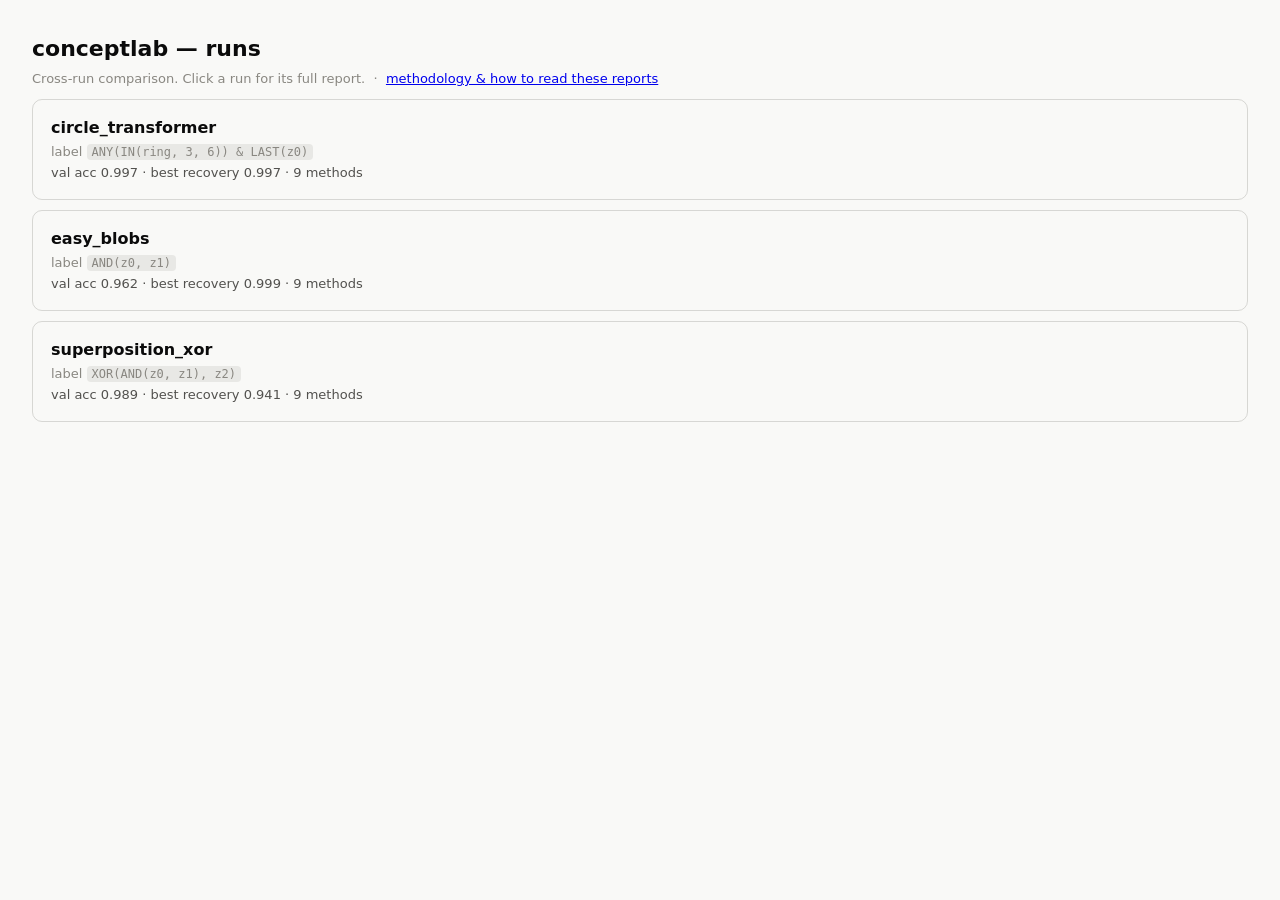
<file: docs/runs/index.html>
<!doctype html><html><head><meta charset="utf-8">
<meta name="viewport" content="width=device-width, initial-scale=1">
<title>conceptlab · runs</title><style>
:root { color-scheme: light dark; }
body { font-family: system-ui, -apple-system, "Segoe UI", sans-serif;
  margin: 0; padding: 32px; background: #f9f9f7; color: #0b0b0b; line-height: 1.5; }
h1 { font-size: 22px; margin: 0 0 4px; } h2 { font-size: 16px; margin: 32px 0 8px;
  color: #52514e; border-bottom: 1px solid rgba(137,135,129,0.3); padding-bottom: 4px; }
.sub { color: #898781; font-size: 13px; margin-bottom: 8px; }
code { background: rgba(137,135,129,0.15); padding: 1px 5px; border-radius: 4px; font-size: 12px; }
.meta { display: flex; flex-wrap: wrap; gap: 18px; font-size: 13px; color: #52514e; margin: 12px 0; }
.meta b { color: #0b0b0b; }
table { border-collapse: collapse; width: 100%; font-size: 13px; font-variant-numeric: tabular-nums; }
th, td { text-align: right; padding: 6px 10px; border-bottom: 1px solid rgba(137,135,129,0.2); }
th { color: #898781; font-weight: 600; } td.name, th.name { text-align: left; }
td.name { font-weight: 600; }
.grid2 { display: grid; grid-template-columns: 1fr 1fr; gap: 20px; }
.card-note { color: #898781; font-size: 12px; margin: 2px 0 0; }
@media (prefers-color-scheme: dark) {
  body { background: #0d0d0d; color: #fff; } h2 { color: #c3c2b7; }
  .meta { color: #c3c2b7; } .meta b { color: #fff; } td.name { color: #fff; }
}
@media (max-width: 780px) { .grid2 { grid-template-columns: 1fr; } }
.card { display:block; text-decoration:none; color:inherit; padding:16px 18px;
  border:1px solid rgba(137,135,129,0.3); border-radius:10px; margin:10px 0; }
.card:hover { border-color:#2a78d6; }
.ct { font-weight:700; font-size:16px; } .cs { color:#898781; font-size:13px; margin:2px 0; }
.cm { color:#52514e; font-size:13px; }
@media (prefers-color-scheme: dark) { .cm { color:#c3c2b7; } }
</style></head><body>
<h1>conceptlab — runs</h1>
<div class="sub">Cross-run comparison. Click a run for its full report.
&nbsp;·&nbsp; <a href="../index.html">methodology &amp; how to read these reports</a></div>
<a class='card' href='circle_transformer/report.html'><div class='ct'>circle_transformer</div><div class='cs'>label <code>ANY(IN(ring, 3, 6)) & LAST(z0)</code></div><div class='cm'>val acc 0.997 &middot; best recovery 0.997 &middot; 9 methods</div></a>
<a class='card' href='easy_blobs/report.html'><div class='ct'>easy_blobs</div><div class='cs'>label <code>AND(z0, z1)</code></div><div class='cm'>val acc 0.962 &middot; best recovery 0.999 &middot; 9 methods</div></a>
<a class='card' href='superposition_xor/report.html'><div class='ct'>superposition_xor</div><div class='cs'>label <code>XOR(AND(z0, z1), z2)</code></div><div class='cm'>val acc 0.989 &middot; best recovery 0.941 &middot; 9 methods</div></a>
</body></html>
</file>
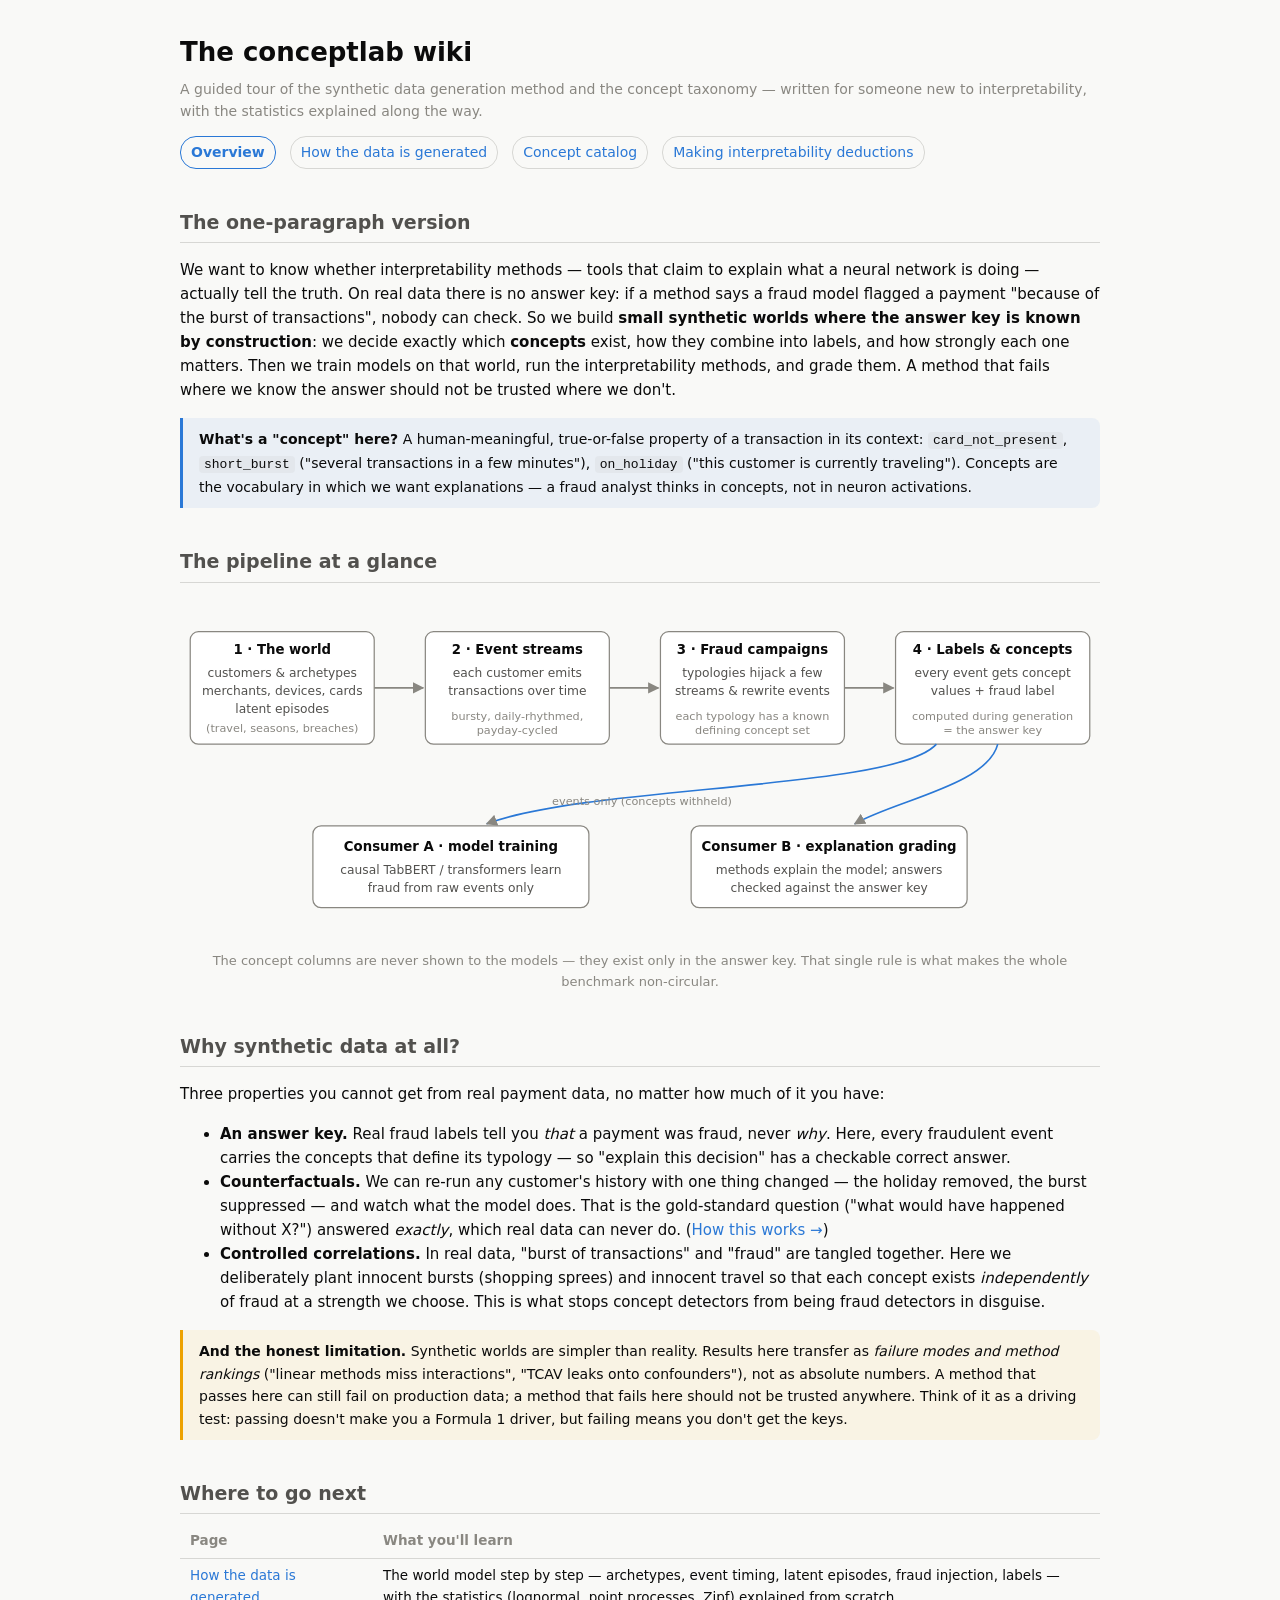
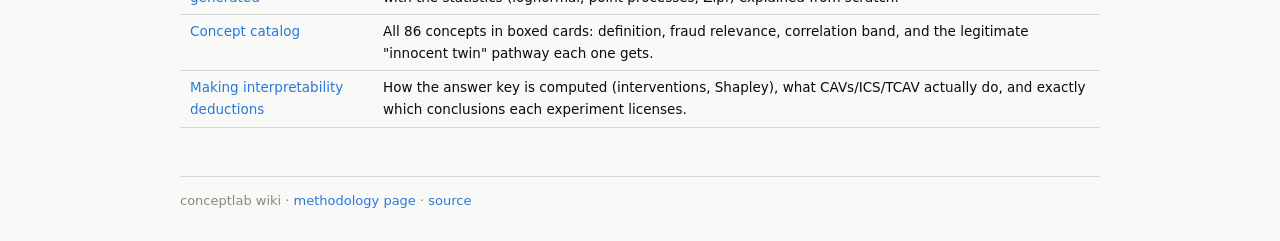
<file: docs/wiki/index.html>
<!doctype html><html lang="en"><head><meta charset="utf-8">
<meta name="viewport" content="width=device-width, initial-scale=1">
<title>conceptlab wiki · overview</title>
<link rel="stylesheet" href="wiki.css"></head><body><main>
<h1>The conceptlab wiki</h1>
<div class="sub">A guided tour of the synthetic data generation method and the concept taxonomy —
written for someone new to interpretability, with the statistics explained along the way.</div>
<div class="nav">
  <a class="here" href="index.html">Overview</a>
  <a href="generation.html">How the data is generated</a>
  <a href="concepts.html">Concept catalog</a>
  <a href="interpretability.html">Making interpretability deductions</a>
</div>

<h2>The one-paragraph version</h2>
<p>
We want to know whether interpretability methods — tools that claim to explain what a neural
network is doing — actually tell the truth. On real data there is no answer key: if a method
says a fraud model flagged a payment "because of the burst of transactions", nobody can check.
So we build <b>small synthetic worlds where the answer key is known by construction</b>: we
decide exactly which <span class="term">concepts</span> exist, how they combine into labels,
and how strongly each one matters. Then we train models on that world, run the interpretability
methods, and grade them. A method that fails where we know the answer should not be trusted
where we don't.
</p>

<div class="callout">
<b>What's a "concept" here?</b> A human-meaningful, true-or-false property of a transaction in
its context: <code>card_not_present</code>, <code>short_burst</code> ("several transactions in
a few minutes"), <code>on_holiday</code> ("this customer is currently traveling"). Concepts are
the vocabulary in which we want explanations — a fraud analyst thinks in concepts, not in
neuron activations.
</div>

<h2>The pipeline at a glance</h2>
<figure>
<svg viewBox="0 0 900 330" role="img" aria-label="Data generation pipeline">
<defs><marker id="arr" viewBox="0 0 10 10" refX="9" refY="5" markerWidth="7" markerHeight="7" orient="auto-start-reverse"><path d="M0,0 L10,5 L0,10 z" fill="#898781"/></marker></defs>
<rect class="dg-box" x="10" y="30" width="180" height="110" rx="8"/>
<text class="dg-t" x="100" y="52" text-anchor="middle">1 · The world</text>
<text class="dg-s" x="100" y="74" text-anchor="middle">customers &amp; archetypes</text>
<text class="dg-s" x="100" y="92" text-anchor="middle">merchants, devices, cards</text>
<text class="dg-s" x="100" y="110" text-anchor="middle">latent episodes</text>
<text class="dg-m" x="100" y="128" text-anchor="middle">(travel, seasons, breaches)</text>

<rect class="dg-box" x="240" y="30" width="180" height="110" rx="8"/>
<text class="dg-t" x="330" y="52" text-anchor="middle">2 · Event streams</text>
<text class="dg-s" x="330" y="74" text-anchor="middle">each customer emits</text>
<text class="dg-s" x="330" y="92" text-anchor="middle">transactions over time</text>
<text class="dg-m" x="330" y="116" text-anchor="middle">bursty, daily-rhythmed,</text>
<text class="dg-m" x="330" y="130" text-anchor="middle">payday-cycled</text>

<rect class="dg-box" x="470" y="30" width="180" height="110" rx="8"/>
<text class="dg-t" x="560" y="52" text-anchor="middle">3 · Fraud campaigns</text>
<text class="dg-s" x="560" y="74" text-anchor="middle">typologies hijack a few</text>
<text class="dg-s" x="560" y="92" text-anchor="middle">streams &amp; rewrite events</text>
<text class="dg-m" x="560" y="116" text-anchor="middle">each typology has a known</text>
<text class="dg-m" x="560" y="130" text-anchor="middle">defining concept set</text>

<rect class="dg-box" x="700" y="30" width="190" height="110" rx="8"/>
<text class="dg-t" x="795" y="52" text-anchor="middle">4 · Labels &amp; concepts</text>
<text class="dg-s" x="795" y="74" text-anchor="middle">every event gets concept</text>
<text class="dg-s" x="795" y="92" text-anchor="middle">values + fraud label</text>
<text class="dg-m" x="795" y="116" text-anchor="middle">computed during generation</text>
<text class="dg-m" x="795" y="130" text-anchor="middle">= the answer key</text>

<path class="dg-arrow" d="M190,85 L238,85"/>
<path class="dg-arrow" d="M420,85 L468,85"/>
<path class="dg-arrow" d="M650,85 L698,85"/>

<rect class="dg-box" x="130" y="220" width="270" height="80" rx="8"/>
<text class="dg-t" x="265" y="245" text-anchor="middle">Consumer A · model training</text>
<text class="dg-s" x="265" y="267" text-anchor="middle">causal TabBERT / transformers learn</text>
<text class="dg-s" x="265" y="285" text-anchor="middle">fraud from raw events only</text>

<rect class="dg-box" x="500" y="220" width="270" height="80" rx="8"/>
<text class="dg-t" x="635" y="245" text-anchor="middle">Consumer B · explanation grading</text>
<text class="dg-s" x="635" y="267" text-anchor="middle">methods explain the model; answers</text>
<text class="dg-s" x="635" y="285" text-anchor="middle">checked against the answer key</text>

<path class="dg-arrow cool" d="M740,140 C700,185 400,180 300,218"/>
<path class="dg-arrow cool" d="M800,140 C790,180 700,195 660,218"/>
<text class="dg-m" x="452" y="200" text-anchor="middle">events only (concepts withheld)</text>
</svg>
<figcaption>The concept columns are never shown to the models — they exist only in the answer
key. That single rule is what makes the whole benchmark non-circular.</figcaption>
</figure>

<h2>Why synthetic data at all?</h2>
<p>Three properties you cannot get from real payment data, no matter how much of it you have:</p>
<ul>
<li><b>An answer key.</b> Real fraud labels tell you <i>that</i> a payment was fraud, never
<i>why</i>. Here, every fraudulent event carries the concepts that define its typology — so
"explain this decision" has a checkable correct answer.</li>
<li><b>Counterfactuals.</b> We can re-run any customer's history with one thing changed — the
holiday removed, the burst suppressed — and watch what the model does. That is the gold-standard
question ("what would have happened without X?") answered <i>exactly</i>, which real data can
never do. (<a href="generation.html#counterfactuals">How this works →</a>)</li>
<li><b>Controlled correlations.</b> In real data, "burst of transactions" and "fraud" are
tangled together. Here we deliberately plant innocent bursts (shopping sprees) and innocent
travel so that each concept exists <i>independently</i> of fraud at a strength we choose. This
is what stops concept detectors from being fraud detectors in disguise.</li>
</ul>

<div class="callout warn">
<b>And the honest limitation.</b> Synthetic worlds are simpler than reality. Results here
transfer as <i>failure modes and method rankings</i> ("linear methods miss interactions",
"TCAV leaks onto confounders"), not as absolute numbers. A method that passes here can still
fail on production data; a method that fails here should not be trusted anywhere. Think of it
as a driving test: passing doesn't make you a Formula 1 driver, but failing means you don't get
the keys.
</div>

<h2>Where to go next</h2>
<table class="simple">
<tr><th>Page</th><th>What you'll learn</th></tr>
<tr><td><a href="generation.html">How the data is generated</a></td>
<td>The world model step by step — archetypes, event timing, latent episodes, fraud injection,
labels — with the statistics (lognormal, point processes, Zipf) explained from scratch.</td></tr>
<tr><td><a href="concepts.html">Concept catalog</a></td>
<td>All 86 concepts in boxed cards: definition, fraud relevance, correlation band, and the
legitimate "innocent twin" pathway each one gets.</td></tr>
<tr><td><a href="interpretability.html">Making interpretability deductions</a></td>
<td>How the answer key is computed (interventions, Shapley), what CAVs/ICS/TCAV actually do,
and exactly which conclusions each experiment licenses.</td></tr>
</table>

<footer>conceptlab wiki · <a href="../index.html">methodology page</a> ·
<a href="https://github.com/juliarozanova/conceptlab">source</a></footer>
</main></body></html>
</file>
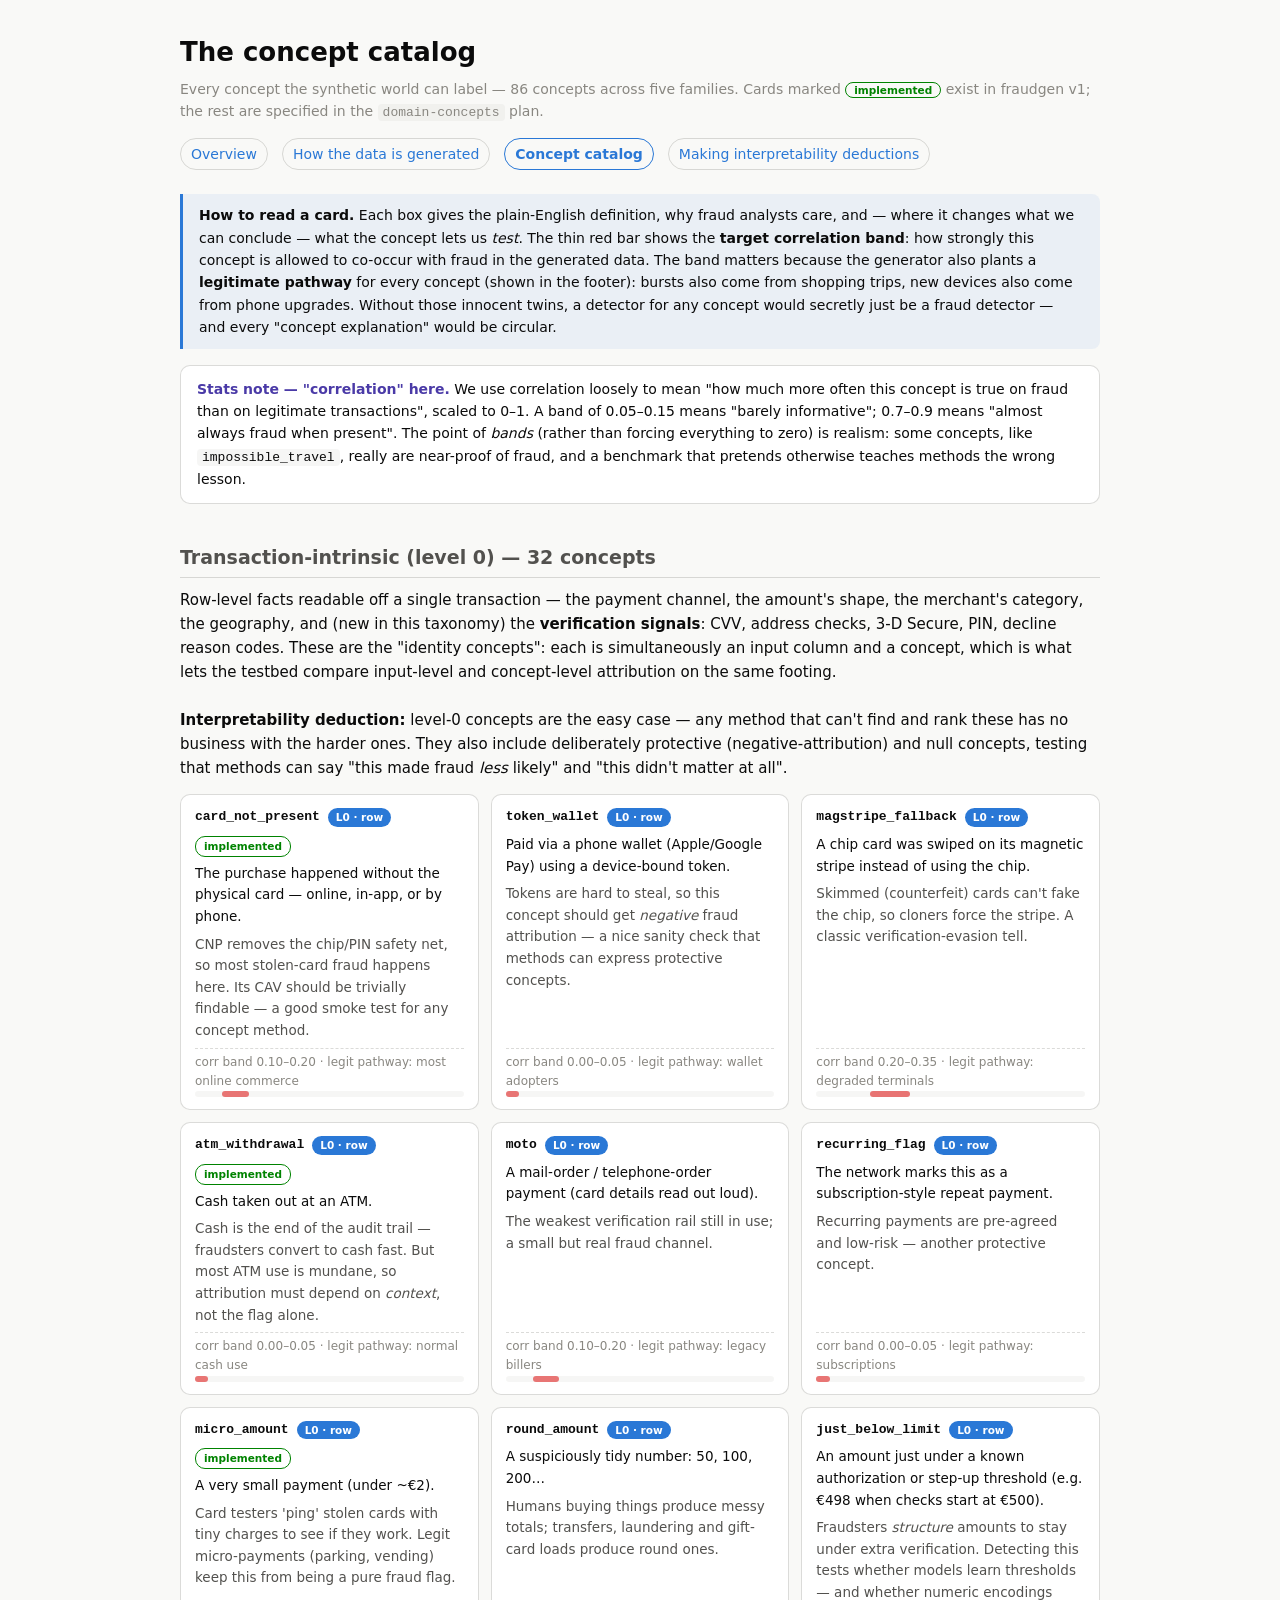
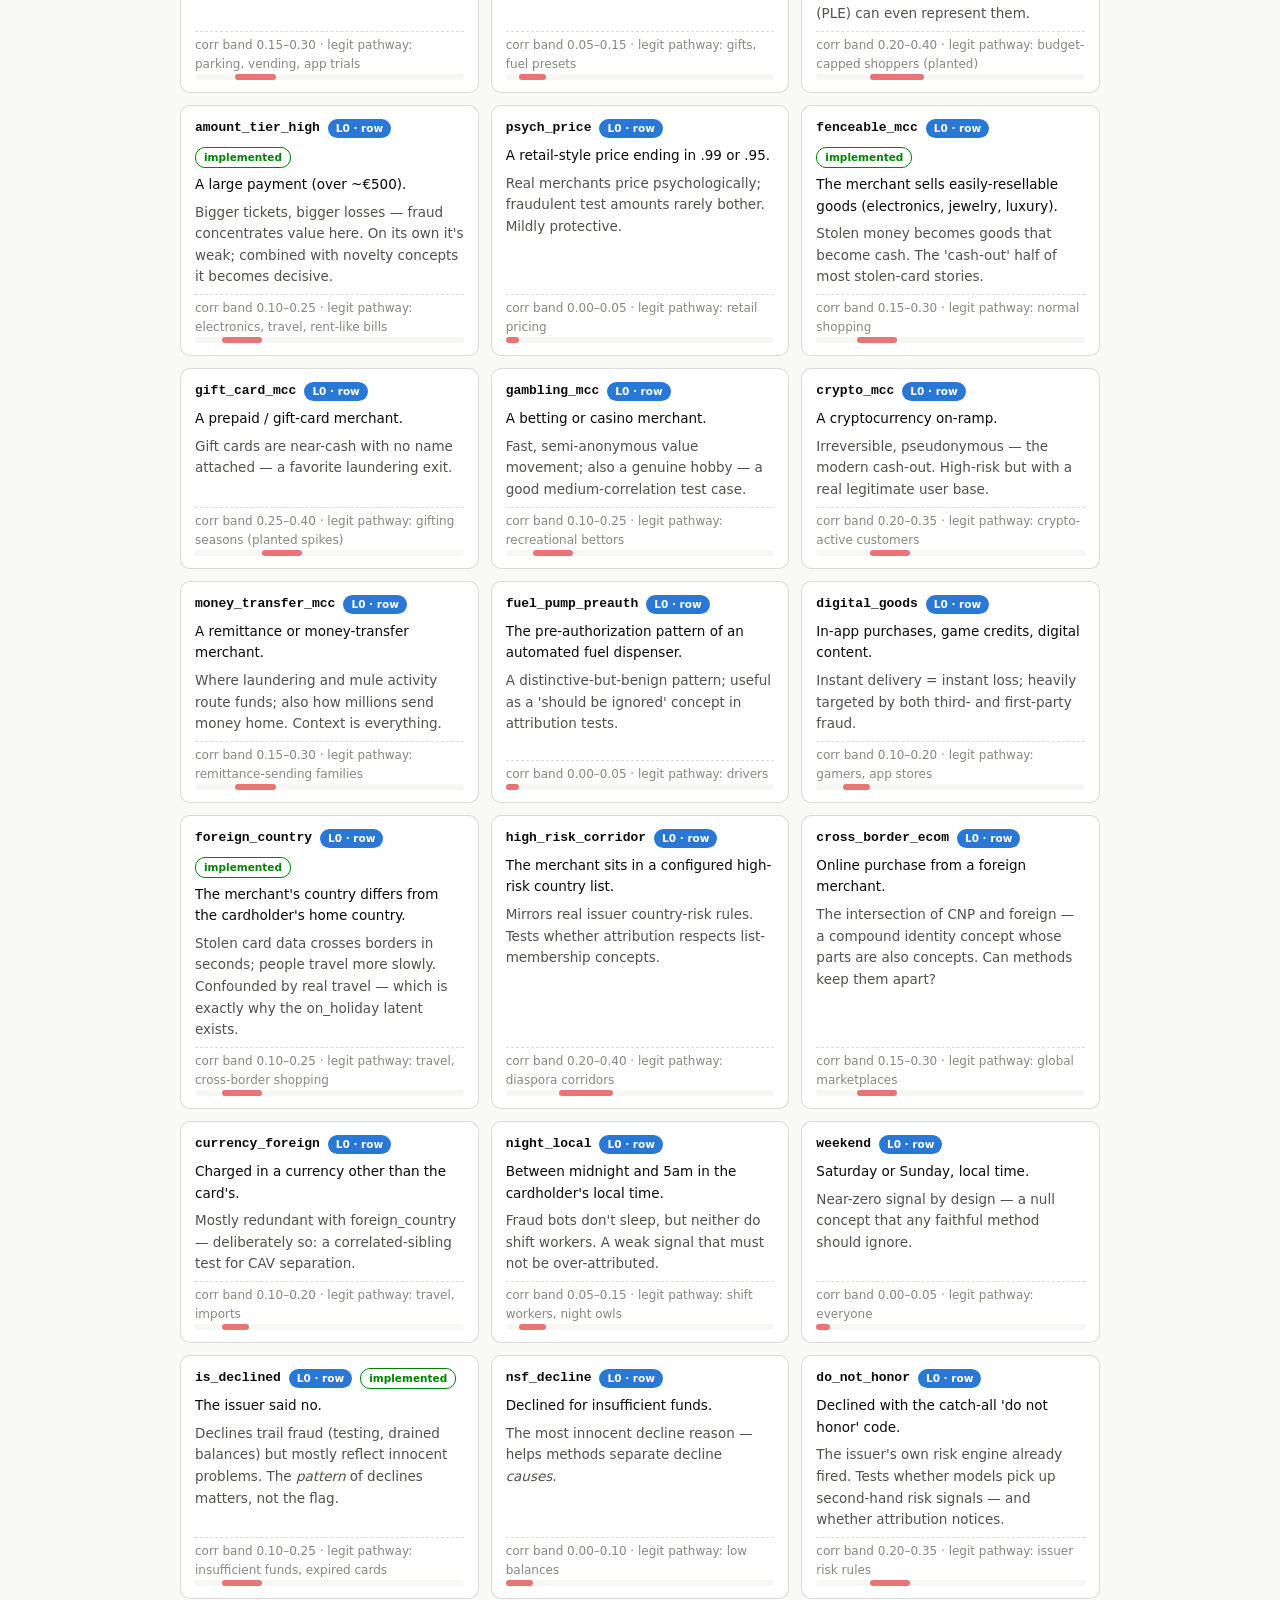
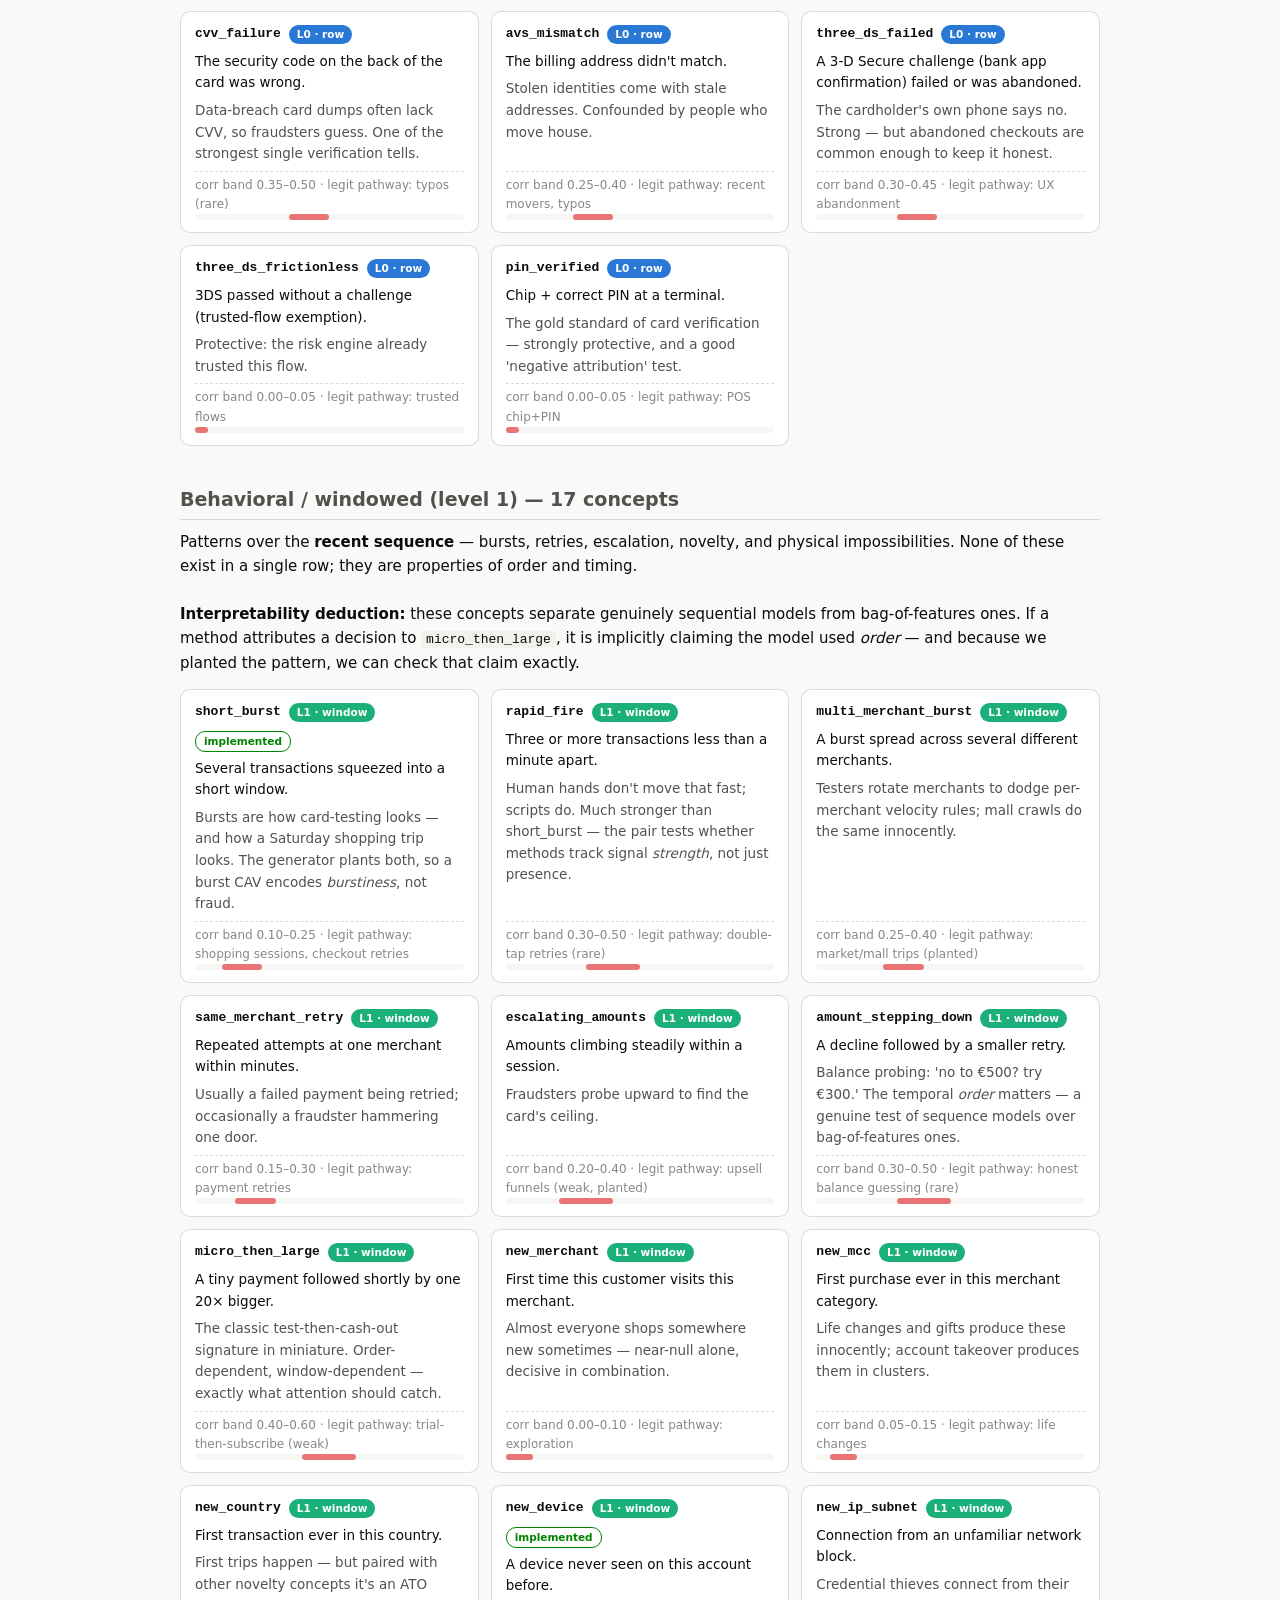
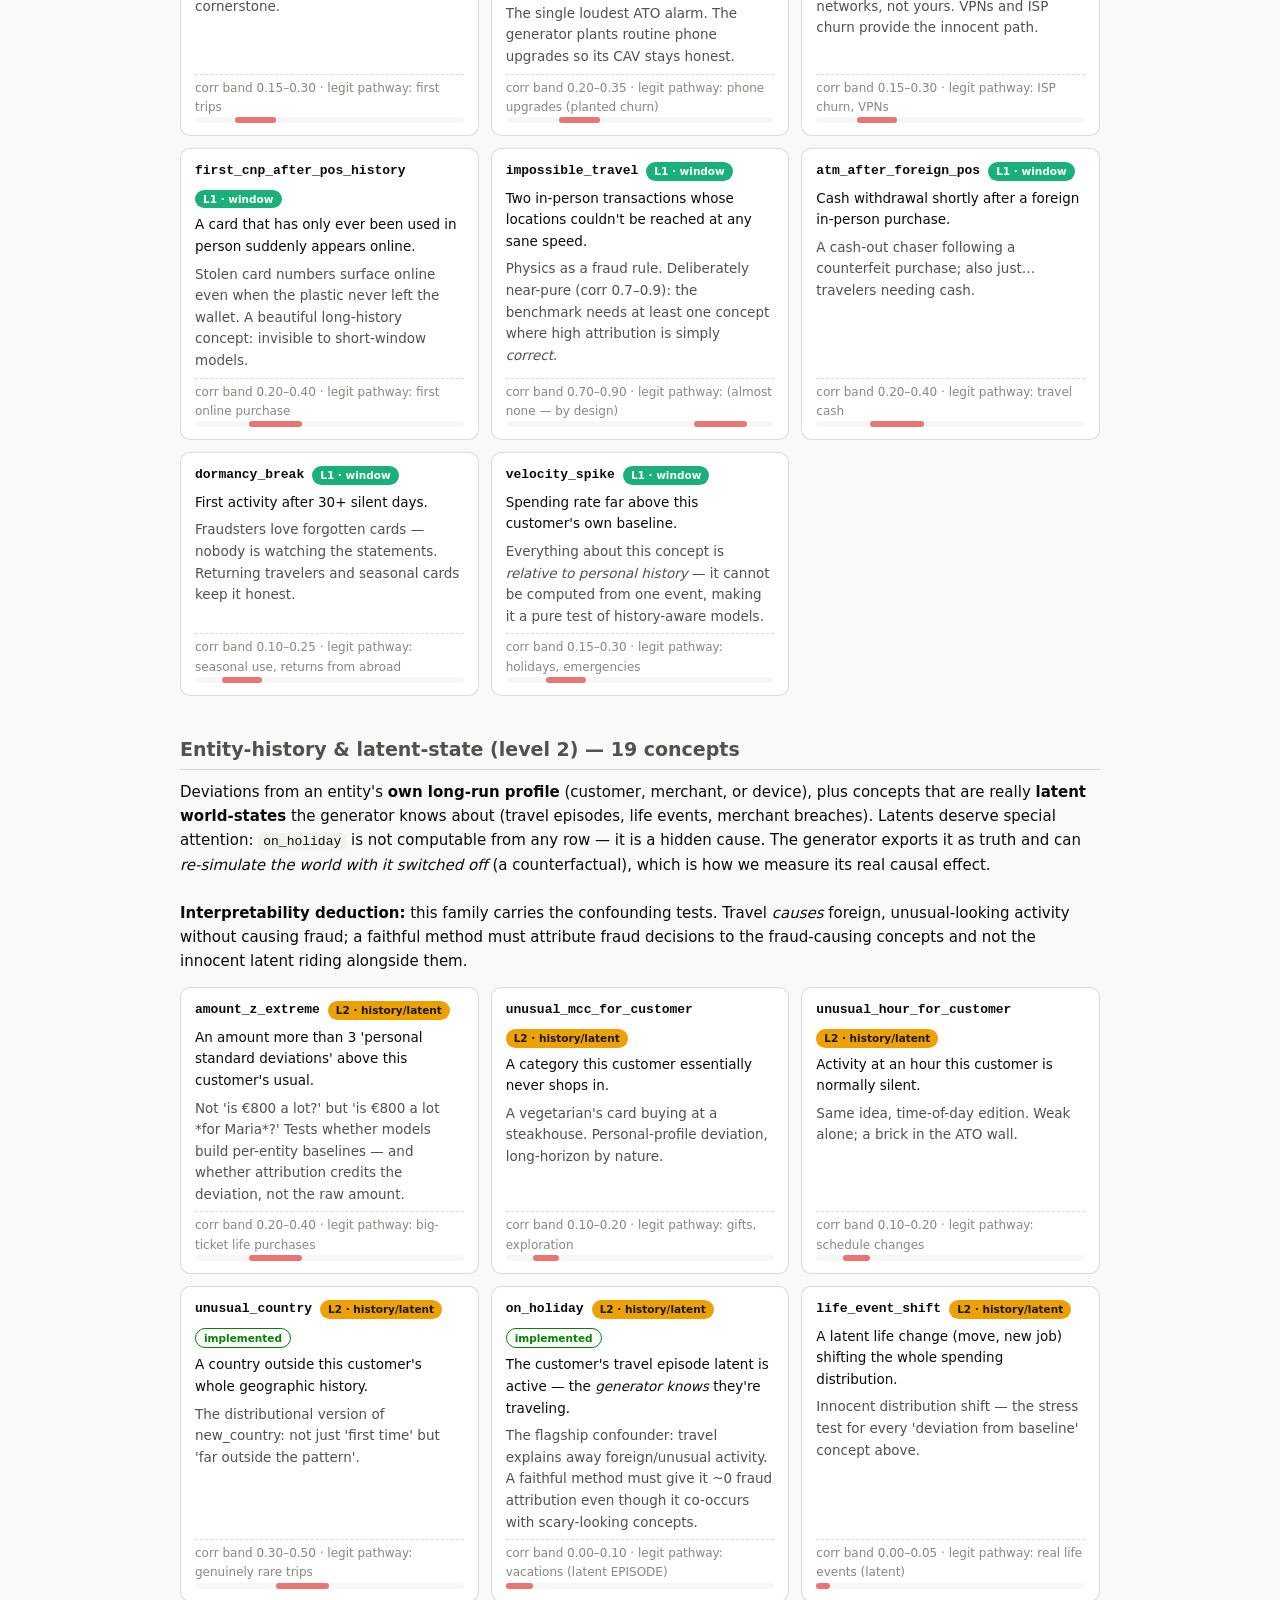
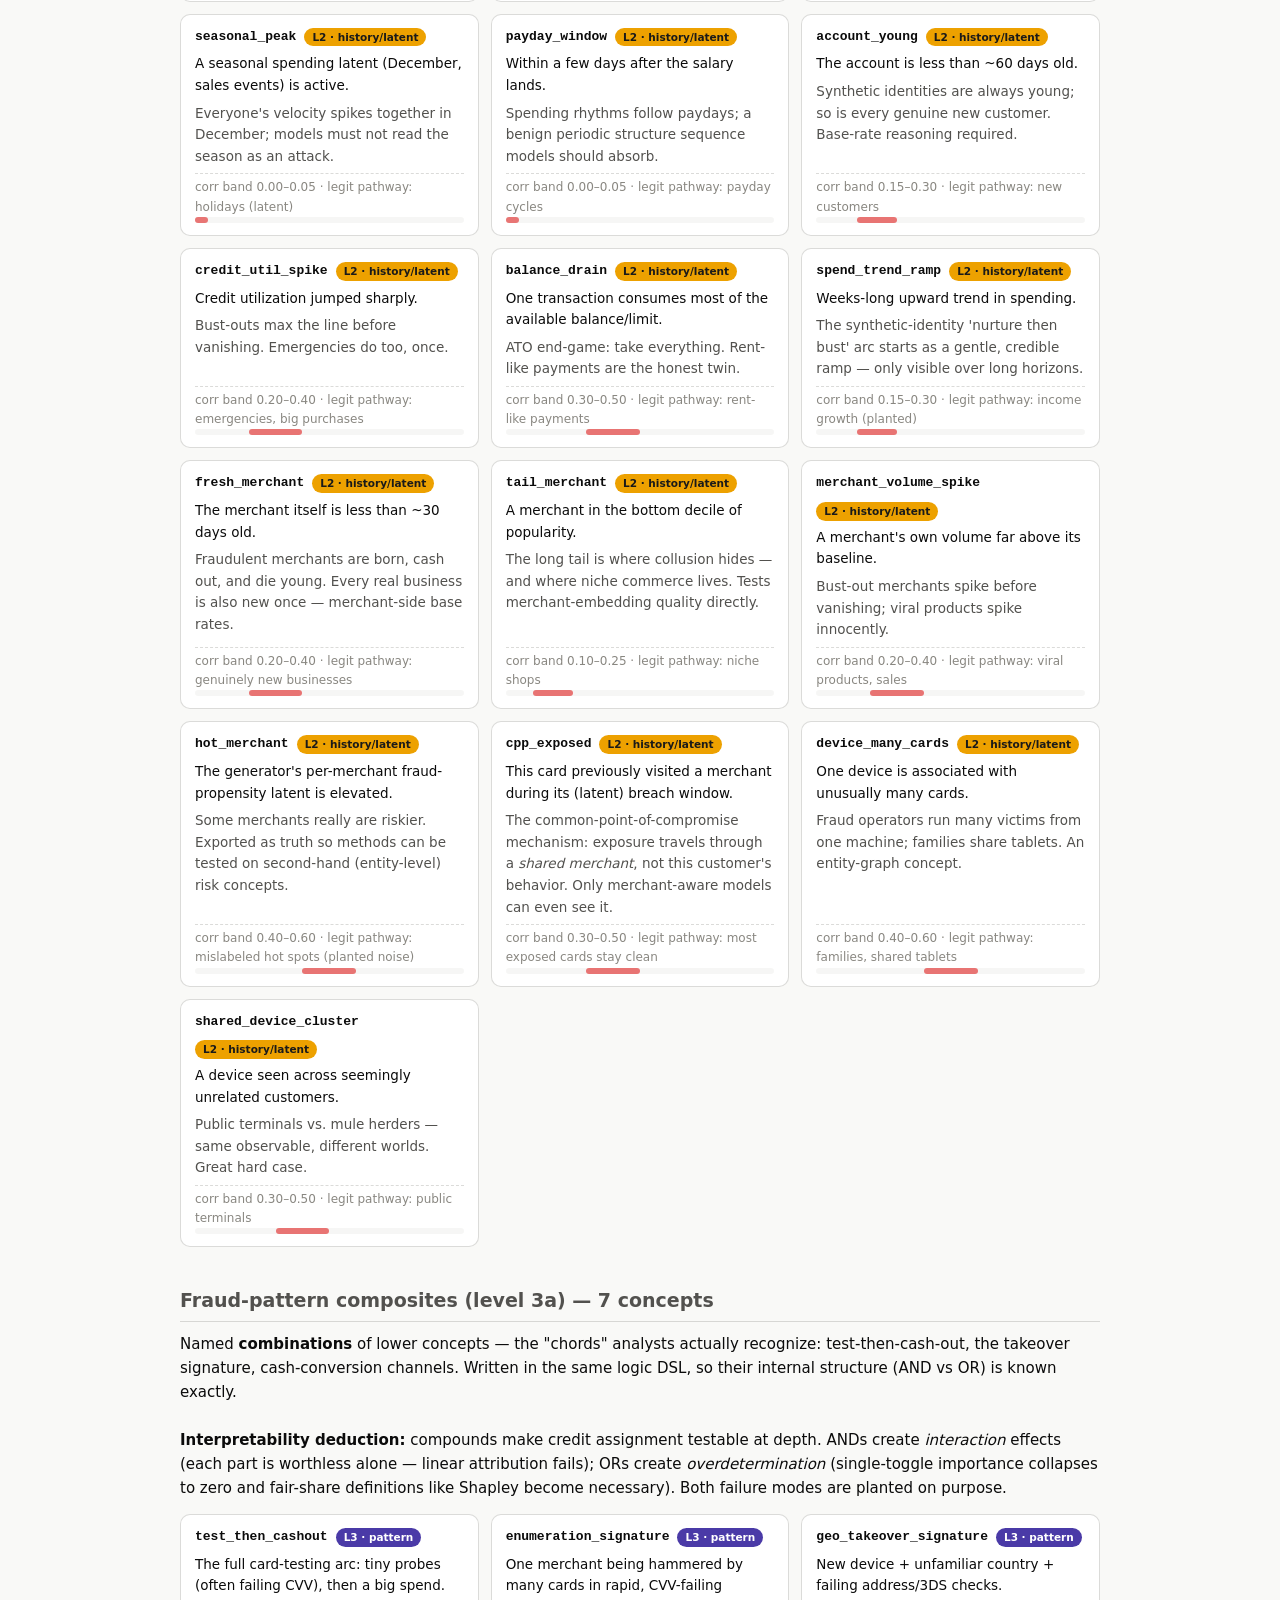
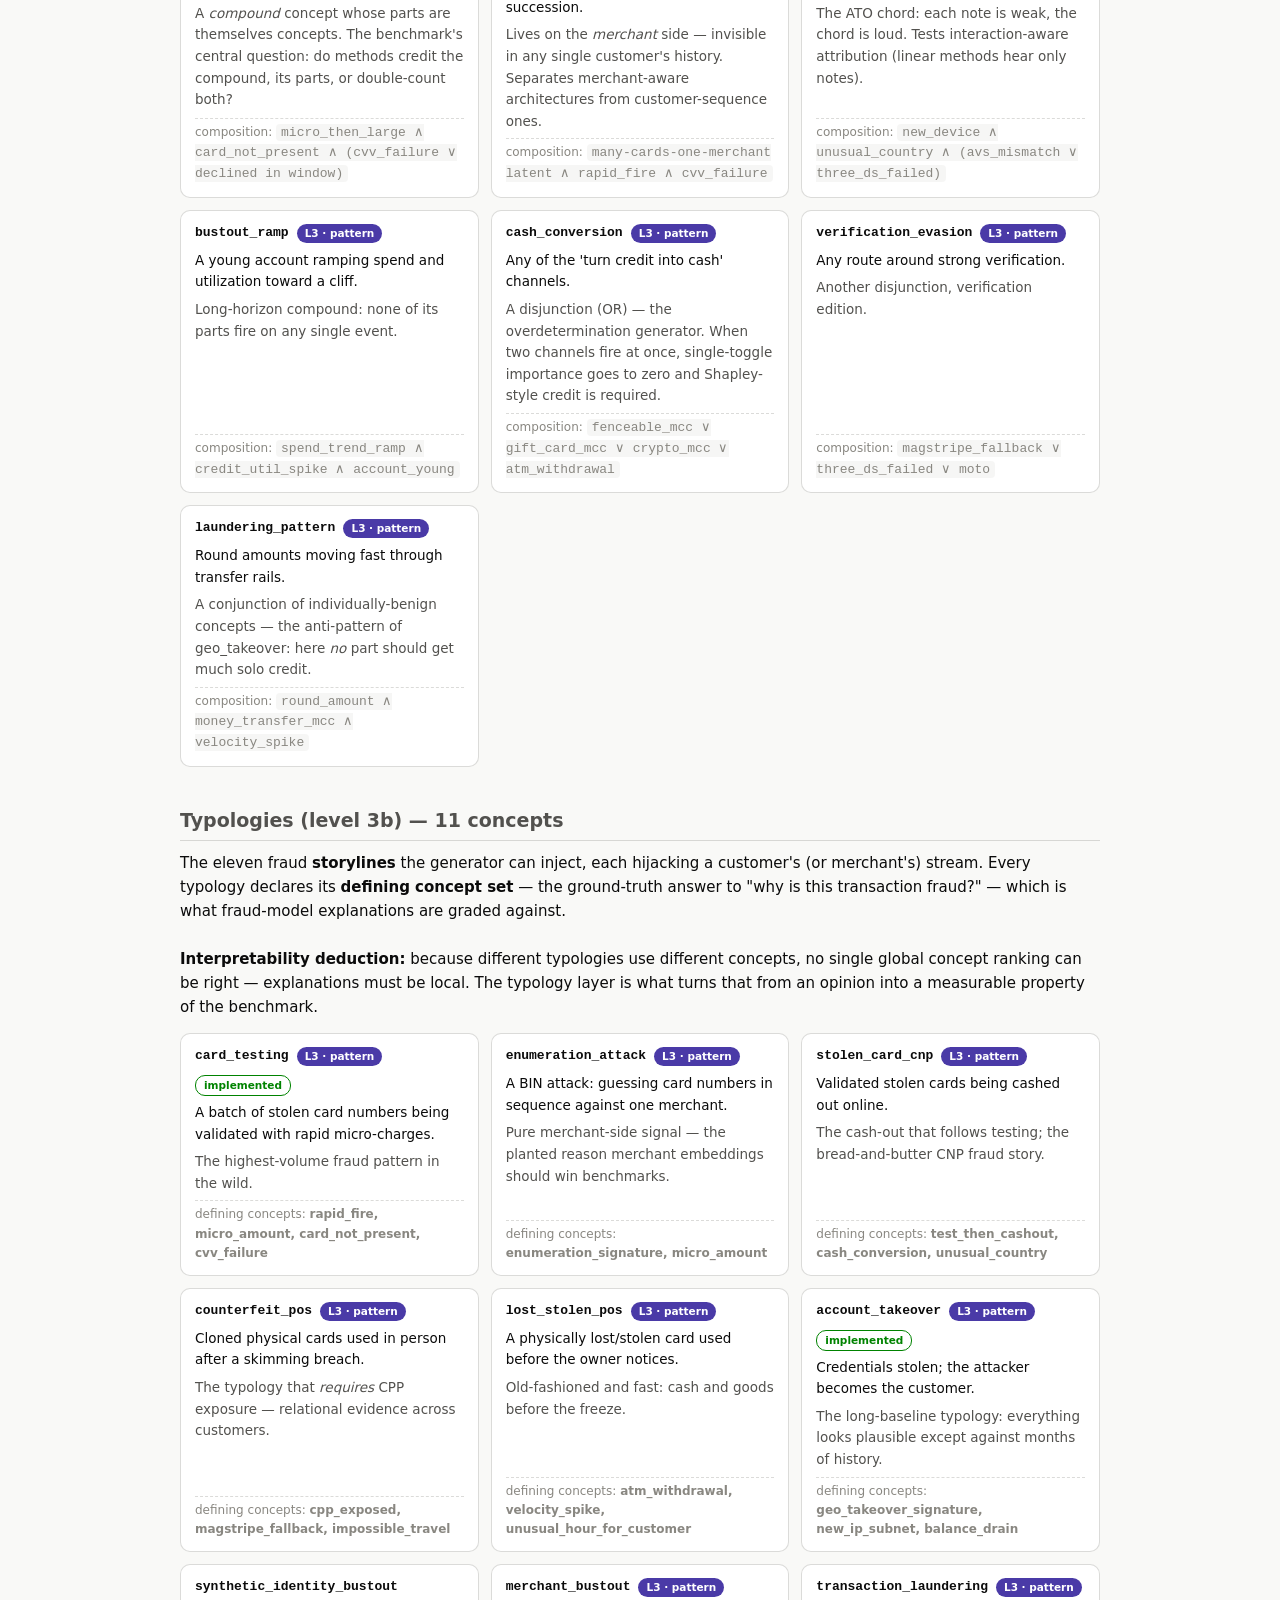
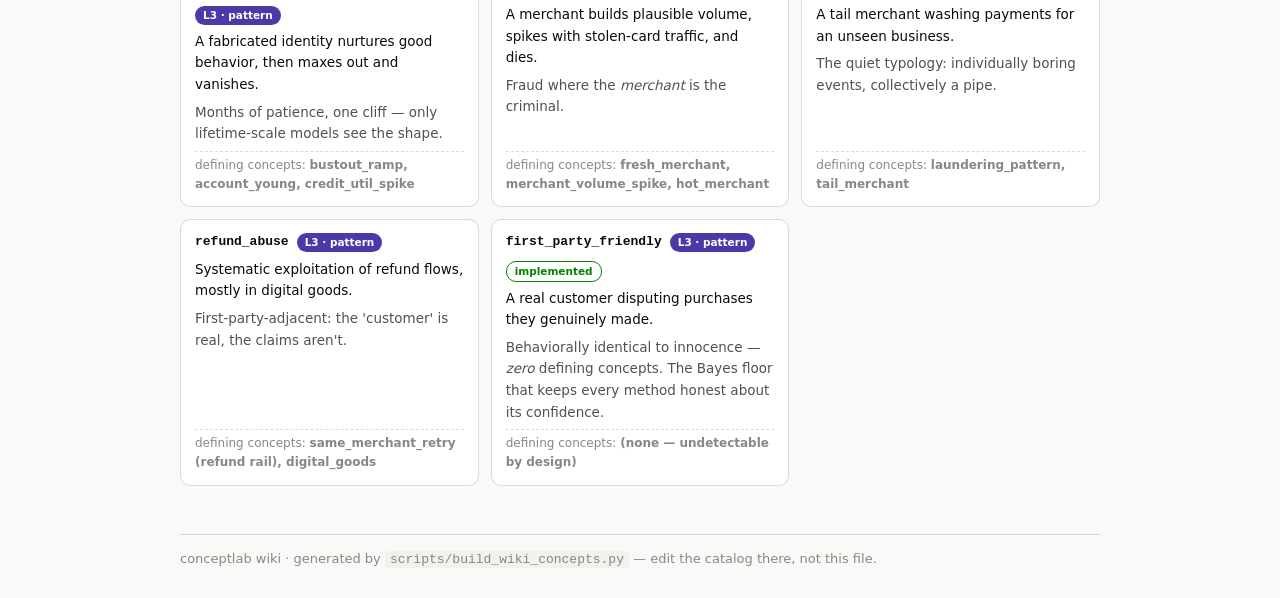
<file: docs/wiki/concepts.html>
<!doctype html><html lang="en"><head><meta charset="utf-8">
<meta name="viewport" content="width=device-width, initial-scale=1">
<title>conceptlab wiki · concept catalog</title>
<link rel="stylesheet" href="wiki.css"></head><body><main>
<h1>The concept catalog</h1>
<div class="sub">Every concept the synthetic world can label — 86 concepts across five
families. Cards marked <span class="chip impl">implemented</span> exist in fraudgen v1; the
rest are specified in the <code>domain-concepts</code> plan.</div>
<div class="nav">
  <a href="index.html">Overview</a>
  <a href="generation.html">How the data is generated</a>
  <a class="here" href="concepts.html">Concept catalog</a>
  <a href="interpretability.html">Making interpretability deductions</a>
</div>

<div class="callout">
<b>How to read a card.</b> Each box gives the plain-English definition, why fraud analysts care,
and — where it changes what we can conclude — what the concept lets us <i>test</i>. The thin red
bar shows the <b>target correlation band</b>: how strongly this concept is allowed to co-occur
with fraud in the generated data. The band matters because the generator also plants a
<b>legitimate pathway</b> for every concept (shown in the footer): bursts also come from
shopping trips, new devices also come from phone upgrades. Without those innocent twins, a
detector for any concept would secretly just be a fraud detector — and every "concept
explanation" would be circular.</div>

<div class="statbox"><b>Stats note — "correlation" here.</b> We use correlation loosely to mean
"how much more often this concept is true on fraud than on legitimate transactions", scaled to
0–1. A band of 0.05–0.15 means "barely informative"; 0.7–0.9 means "almost always fraud when
present". The point of <i>bands</i> (rather than forcing everything to zero) is realism: some
concepts, like <code>impossible_travel</code>, really are near-proof of fraud, and a benchmark
that pretends otherwise teaches methods the wrong lesson.</div>

<h2>Transaction-intrinsic (level 0) — 32 concepts</h2>
<p class='family-intro'>
Row-level facts readable off a single transaction — the payment channel, the amount's shape,
the merchant's category, the geography, and (new in this taxonomy) the <b>verification
signals</b>: CVV, address checks, 3-D Secure, PIN, decline reason codes. These are the
"identity concepts": each is simultaneously an input column and a concept, which is what lets
the testbed compare input-level and concept-level attribution on the same footing.
<br><br><b>Interpretability deduction:</b> level-0 concepts are the easy case — any method that
can't find and rank these has no business with the harder ones. They also include deliberately
protective (negative-attribution) and null concepts, testing that methods can say "this made
fraud <i>less</i> likely" and "this didn't matter at all".</p>
<div class='grid'>
<div class="ccard">
  <div class="head"><span class="name">card_not_present</span><span class="chip l0">L0 · row</span><span class="chip impl">implemented</span></div>
  <div class="def">The purchase happened without the physical card — online, in-app, or by phone.</div>
  <div class="why">CNP removes the chip/PIN safety net, so most stolen-card fraud happens here. Its CAV should be trivially findable — a good smoke test for any concept method.</div>
  <div class="meta">corr band 0.10–0.20 · legit pathway: most online commerce<div class="corrbar" title="target fraud-correlation 0.10–0.20"><span style="left:10%;width:10%"></span></div></div>
</div>
<div class="ccard">
  <div class="head"><span class="name">token_wallet</span><span class="chip l0">L0 · row</span></div>
  <div class="def">Paid via a phone wallet (Apple/Google Pay) using a device-bound token.</div>
  <div class="why">Tokens are hard to steal, so this concept should get <i>negative</i> fraud attribution — a nice sanity check that methods can express protective concepts.</div>
  <div class="meta">corr band 0.00–0.05 · legit pathway: wallet adopters<div class="corrbar" title="target fraud-correlation 0.00–0.05"><span style="left:0%;width:5%"></span></div></div>
</div>
<div class="ccard">
  <div class="head"><span class="name">magstripe_fallback</span><span class="chip l0">L0 · row</span></div>
  <div class="def">A chip card was swiped on its magnetic stripe instead of using the chip.</div>
  <div class="why">Skimmed (counterfeit) cards can't fake the chip, so cloners force the stripe. A classic verification-evasion tell.</div>
  <div class="meta">corr band 0.20–0.35 · legit pathway: degraded terminals<div class="corrbar" title="target fraud-correlation 0.20–0.35"><span style="left:20%;width:15%"></span></div></div>
</div>
<div class="ccard">
  <div class="head"><span class="name">atm_withdrawal</span><span class="chip l0">L0 · row</span><span class="chip impl">implemented</span></div>
  <div class="def">Cash taken out at an ATM.</div>
  <div class="why">Cash is the end of the audit trail — fraudsters convert to cash fast. But most ATM use is mundane, so attribution must depend on <i>context</i>, not the flag alone.</div>
  <div class="meta">corr band 0.00–0.05 · legit pathway: normal cash use<div class="corrbar" title="target fraud-correlation 0.00–0.05"><span style="left:0%;width:5%"></span></div></div>
</div>
<div class="ccard">
  <div class="head"><span class="name">moto</span><span class="chip l0">L0 · row</span></div>
  <div class="def">A mail-order / telephone-order payment (card details read out loud).</div>
  <div class="why">The weakest verification rail still in use; a small but real fraud channel.</div>
  <div class="meta">corr band 0.10–0.20 · legit pathway: legacy billers<div class="corrbar" title="target fraud-correlation 0.10–0.20"><span style="left:10%;width:10%"></span></div></div>
</div>
<div class="ccard">
  <div class="head"><span class="name">recurring_flag</span><span class="chip l0">L0 · row</span></div>
  <div class="def">The network marks this as a subscription-style repeat payment.</div>
  <div class="why">Recurring payments are pre-agreed and low-risk — another protective concept.</div>
  <div class="meta">corr band 0.00–0.05 · legit pathway: subscriptions<div class="corrbar" title="target fraud-correlation 0.00–0.05"><span style="left:0%;width:5%"></span></div></div>
</div>
<div class="ccard">
  <div class="head"><span class="name">micro_amount</span><span class="chip l0">L0 · row</span><span class="chip impl">implemented</span></div>
  <div class="def">A very small payment (under ~€2).</div>
  <div class="why">Card testers 'ping' stolen cards with tiny charges to see if they work. Legit micro-payments (parking, vending) keep this from being a pure fraud flag.</div>
  <div class="meta">corr band 0.15–0.30 · legit pathway: parking, vending, app trials<div class="corrbar" title="target fraud-correlation 0.15–0.30"><span style="left:15%;width:15%"></span></div></div>
</div>
<div class="ccard">
  <div class="head"><span class="name">round_amount</span><span class="chip l0">L0 · row</span></div>
  <div class="def">A suspiciously tidy number: 50, 100, 200…</div>
  <div class="why">Humans buying things produce messy totals; transfers, laundering and gift-card loads produce round ones.</div>
  <div class="meta">corr band 0.05–0.15 · legit pathway: gifts, fuel presets<div class="corrbar" title="target fraud-correlation 0.05–0.15"><span style="left:5%;width:10%"></span></div></div>
</div>
<div class="ccard">
  <div class="head"><span class="name">just_below_limit</span><span class="chip l0">L0 · row</span></div>
  <div class="def">An amount just under a known authorization or step-up threshold (e.g. €498 when checks start at €500).</div>
  <div class="why">Fraudsters <i>structure</i> amounts to stay under extra verification. Detecting this tests whether models learn thresholds — and whether numeric encodings (PLE) can even represent them.</div>
  <div class="meta">corr band 0.20–0.40 · legit pathway: budget-capped shoppers (planted)<div class="corrbar" title="target fraud-correlation 0.20–0.40"><span style="left:20%;width:20%"></span></div></div>
</div>
<div class="ccard">
  <div class="head"><span class="name">amount_tier_high</span><span class="chip l0">L0 · row</span><span class="chip impl">implemented</span></div>
  <div class="def">A large payment (over ~€500).</div>
  <div class="why">Bigger tickets, bigger losses — fraud concentrates value here. On its own it's weak; combined with novelty concepts it becomes decisive.</div>
  <div class="meta">corr band 0.10–0.25 · legit pathway: electronics, travel, rent-like bills<div class="corrbar" title="target fraud-correlation 0.10–0.25"><span style="left:10%;width:15%"></span></div></div>
</div>
<div class="ccard">
  <div class="head"><span class="name">psych_price</span><span class="chip l0">L0 · row</span></div>
  <div class="def">A retail-style price ending in .99 or .95.</div>
  <div class="why">Real merchants price psychologically; fraudulent test amounts rarely bother. Mildly protective.</div>
  <div class="meta">corr band 0.00–0.05 · legit pathway: retail pricing<div class="corrbar" title="target fraud-correlation 0.00–0.05"><span style="left:0%;width:5%"></span></div></div>
</div>
<div class="ccard">
  <div class="head"><span class="name">fenceable_mcc</span><span class="chip l0">L0 · row</span><span class="chip impl">implemented</span></div>
  <div class="def">The merchant sells easily-resellable goods (electronics, jewelry, luxury).</div>
  <div class="why">Stolen money becomes goods that become cash. The 'cash-out' half of most stolen-card stories.</div>
  <div class="meta">corr band 0.15–0.30 · legit pathway: normal shopping<div class="corrbar" title="target fraud-correlation 0.15–0.30"><span style="left:15%;width:15%"></span></div></div>
</div>
<div class="ccard">
  <div class="head"><span class="name">gift_card_mcc</span><span class="chip l0">L0 · row</span></div>
  <div class="def">A prepaid / gift-card merchant.</div>
  <div class="why">Gift cards are near-cash with no name attached — a favorite laundering exit.</div>
  <div class="meta">corr band 0.25–0.40 · legit pathway: gifting seasons (planted spikes)<div class="corrbar" title="target fraud-correlation 0.25–0.40"><span style="left:25%;width:15%"></span></div></div>
</div>
<div class="ccard">
  <div class="head"><span class="name">gambling_mcc</span><span class="chip l0">L0 · row</span></div>
  <div class="def">A betting or casino merchant.</div>
  <div class="why">Fast, semi-anonymous value movement; also a genuine hobby — a good medium-correlation test case.</div>
  <div class="meta">corr band 0.10–0.25 · legit pathway: recreational bettors<div class="corrbar" title="target fraud-correlation 0.10–0.25"><span style="left:10%;width:15%"></span></div></div>
</div>
<div class="ccard">
  <div class="head"><span class="name">crypto_mcc</span><span class="chip l0">L0 · row</span></div>
  <div class="def">A cryptocurrency on-ramp.</div>
  <div class="why">Irreversible, pseudonymous — the modern cash-out. High-risk but with a real legitimate user base.</div>
  <div class="meta">corr band 0.20–0.35 · legit pathway: crypto-active customers<div class="corrbar" title="target fraud-correlation 0.20–0.35"><span style="left:20%;width:15%"></span></div></div>
</div>
<div class="ccard">
  <div class="head"><span class="name">money_transfer_mcc</span><span class="chip l0">L0 · row</span></div>
  <div class="def">A remittance or money-transfer merchant.</div>
  <div class="why">Where laundering and mule activity route funds; also how millions send money home. Context is everything.</div>
  <div class="meta">corr band 0.15–0.30 · legit pathway: remittance-sending families<div class="corrbar" title="target fraud-correlation 0.15–0.30"><span style="left:15%;width:15%"></span></div></div>
</div>
<div class="ccard">
  <div class="head"><span class="name">fuel_pump_preauth</span><span class="chip l0">L0 · row</span></div>
  <div class="def">The pre-authorization pattern of an automated fuel dispenser.</div>
  <div class="why">A distinctive-but-benign pattern; useful as a 'should be ignored' concept in attribution tests.</div>
  <div class="meta">corr band 0.00–0.05 · legit pathway: drivers<div class="corrbar" title="target fraud-correlation 0.00–0.05"><span style="left:0%;width:5%"></span></div></div>
</div>
<div class="ccard">
  <div class="head"><span class="name">digital_goods</span><span class="chip l0">L0 · row</span></div>
  <div class="def">In-app purchases, game credits, digital content.</div>
  <div class="why">Instant delivery = instant loss; heavily targeted by both third- and first-party fraud.</div>
  <div class="meta">corr band 0.10–0.20 · legit pathway: gamers, app stores<div class="corrbar" title="target fraud-correlation 0.10–0.20"><span style="left:10%;width:10%"></span></div></div>
</div>
<div class="ccard">
  <div class="head"><span class="name">foreign_country</span><span class="chip l0">L0 · row</span><span class="chip impl">implemented</span></div>
  <div class="def">The merchant's country differs from the cardholder's home country.</div>
  <div class="why">Stolen card data crosses borders in seconds; people travel more slowly. Confounded by real travel — which is exactly why the on_holiday latent exists.</div>
  <div class="meta">corr band 0.10–0.25 · legit pathway: travel, cross-border shopping<div class="corrbar" title="target fraud-correlation 0.10–0.25"><span style="left:10%;width:15%"></span></div></div>
</div>
<div class="ccard">
  <div class="head"><span class="name">high_risk_corridor</span><span class="chip l0">L0 · row</span></div>
  <div class="def">The merchant sits in a configured high-risk country list.</div>
  <div class="why">Mirrors real issuer country-risk rules. Tests whether attribution respects list-membership concepts.</div>
  <div class="meta">corr band 0.20–0.40 · legit pathway: diaspora corridors<div class="corrbar" title="target fraud-correlation 0.20–0.40"><span style="left:20%;width:20%"></span></div></div>
</div>
<div class="ccard">
  <div class="head"><span class="name">cross_border_ecom</span><span class="chip l0">L0 · row</span></div>
  <div class="def">Online purchase from a foreign merchant.</div>
  <div class="why">The intersection of CNP and foreign — a compound identity concept whose parts are also concepts. Can methods keep them apart?</div>
  <div class="meta">corr band 0.15–0.30 · legit pathway: global marketplaces<div class="corrbar" title="target fraud-correlation 0.15–0.30"><span style="left:15%;width:15%"></span></div></div>
</div>
<div class="ccard">
  <div class="head"><span class="name">currency_foreign</span><span class="chip l0">L0 · row</span></div>
  <div class="def">Charged in a currency other than the card's.</div>
  <div class="why">Mostly redundant with foreign_country — deliberately so: a correlated-sibling test for CAV separation.</div>
  <div class="meta">corr band 0.10–0.20 · legit pathway: travel, imports<div class="corrbar" title="target fraud-correlation 0.10–0.20"><span style="left:10%;width:10%"></span></div></div>
</div>
<div class="ccard">
  <div class="head"><span class="name">night_local</span><span class="chip l0">L0 · row</span></div>
  <div class="def">Between midnight and 5am in the cardholder's local time.</div>
  <div class="why">Fraud bots don't sleep, but neither do shift workers. A weak signal that must not be over-attributed.</div>
  <div class="meta">corr band 0.05–0.15 · legit pathway: shift workers, night owls<div class="corrbar" title="target fraud-correlation 0.05–0.15"><span style="left:5%;width:10%"></span></div></div>
</div>
<div class="ccard">
  <div class="head"><span class="name">weekend</span><span class="chip l0">L0 · row</span></div>
  <div class="def">Saturday or Sunday, local time.</div>
  <div class="why">Near-zero signal by design — a null concept that any faithful method should ignore.</div>
  <div class="meta">corr band 0.00–0.05 · legit pathway: everyone<div class="corrbar" title="target fraud-correlation 0.00–0.05"><span style="left:0%;width:5%"></span></div></div>
</div>
<div class="ccard">
  <div class="head"><span class="name">is_declined</span><span class="chip l0">L0 · row</span><span class="chip impl">implemented</span></div>
  <div class="def">The issuer said no.</div>
  <div class="why">Declines trail fraud (testing, drained balances) but mostly reflect innocent problems. The <i>pattern</i> of declines matters, not the flag.</div>
  <div class="meta">corr band 0.10–0.25 · legit pathway: insufficient funds, expired cards<div class="corrbar" title="target fraud-correlation 0.10–0.25"><span style="left:10%;width:15%"></span></div></div>
</div>
<div class="ccard">
  <div class="head"><span class="name">nsf_decline</span><span class="chip l0">L0 · row</span></div>
  <div class="def">Declined for insufficient funds.</div>
  <div class="why">The most innocent decline reason — helps methods separate decline <i>causes</i>.</div>
  <div class="meta">corr band 0.00–0.10 · legit pathway: low balances<div class="corrbar" title="target fraud-correlation 0.00–0.10"><span style="left:0%;width:10%"></span></div></div>
</div>
<div class="ccard">
  <div class="head"><span class="name">do_not_honor</span><span class="chip l0">L0 · row</span></div>
  <div class="def">Declined with the catch-all 'do not honor' code.</div>
  <div class="why">The issuer's own risk engine already fired. Tests whether models pick up second-hand risk signals — and whether attribution notices.</div>
  <div class="meta">corr band 0.20–0.35 · legit pathway: issuer risk rules<div class="corrbar" title="target fraud-correlation 0.20–0.35"><span style="left:20%;width:15%"></span></div></div>
</div>
<div class="ccard">
  <div class="head"><span class="name">cvv_failure</span><span class="chip l0">L0 · row</span></div>
  <div class="def">The security code on the back of the card was wrong.</div>
  <div class="why">Data-breach card dumps often lack CVV, so fraudsters guess. One of the strongest single verification tells.</div>
  <div class="meta">corr band 0.35–0.50 · legit pathway: typos (rare)<div class="corrbar" title="target fraud-correlation 0.35–0.50"><span style="left:35%;width:15%"></span></div></div>
</div>
<div class="ccard">
  <div class="head"><span class="name">avs_mismatch</span><span class="chip l0">L0 · row</span></div>
  <div class="def">The billing address didn't match.</div>
  <div class="why">Stolen identities come with stale addresses. Confounded by people who move house.</div>
  <div class="meta">corr band 0.25–0.40 · legit pathway: recent movers, typos<div class="corrbar" title="target fraud-correlation 0.25–0.40"><span style="left:25%;width:15%"></span></div></div>
</div>
<div class="ccard">
  <div class="head"><span class="name">three_ds_failed</span><span class="chip l0">L0 · row</span></div>
  <div class="def">A 3-D Secure challenge (bank app confirmation) failed or was abandoned.</div>
  <div class="why">The cardholder's own phone says no. Strong — but abandoned checkouts are common enough to keep it honest.</div>
  <div class="meta">corr band 0.30–0.45 · legit pathway: UX abandonment<div class="corrbar" title="target fraud-correlation 0.30–0.45"><span style="left:30%;width:15%"></span></div></div>
</div>
<div class="ccard">
  <div class="head"><span class="name">three_ds_frictionless</span><span class="chip l0">L0 · row</span></div>
  <div class="def">3DS passed without a challenge (trusted-flow exemption).</div>
  <div class="why">Protective: the risk engine already trusted this flow.</div>
  <div class="meta">corr band 0.00–0.05 · legit pathway: trusted flows<div class="corrbar" title="target fraud-correlation 0.00–0.05"><span style="left:0%;width:5%"></span></div></div>
</div>
<div class="ccard">
  <div class="head"><span class="name">pin_verified</span><span class="chip l0">L0 · row</span></div>
  <div class="def">Chip + correct PIN at a terminal.</div>
  <div class="why">The gold standard of card verification — strongly protective, and a good 'negative attribution' test.</div>
  <div class="meta">corr band 0.00–0.05 · legit pathway: POS chip+PIN<div class="corrbar" title="target fraud-correlation 0.00–0.05"><span style="left:0%;width:5%"></span></div></div>
</div>
</div>
<h2>Behavioral / windowed (level 1) — 17 concepts</h2>
<p class='family-intro'>
Patterns over the <b>recent sequence</b> — bursts, retries, escalation, novelty, and physical
impossibilities. None of these exist in a single row; they are properties of order and timing.
<br><br><b>Interpretability deduction:</b> these concepts separate genuinely sequential models
from bag-of-features ones. If a method attributes a decision to <code>micro_then_large</code>,
it is implicitly claiming the model used <i>order</i> — and because we planted the pattern, we
can check that claim exactly.</p>
<div class='grid'>
<div class="ccard">
  <div class="head"><span class="name">short_burst</span><span class="chip l1">L1 · window</span><span class="chip impl">implemented</span></div>
  <div class="def">Several transactions squeezed into a short window.</div>
  <div class="why">Bursts are how card-testing looks — and how a Saturday shopping trip looks. The generator plants both, so a burst CAV encodes <i>burstiness</i>, not fraud.</div>
  <div class="meta">corr band 0.10–0.25 · legit pathway: shopping sessions, checkout retries<div class="corrbar" title="target fraud-correlation 0.10–0.25"><span style="left:10%;width:15%"></span></div></div>
</div>
<div class="ccard">
  <div class="head"><span class="name">rapid_fire</span><span class="chip l1">L1 · window</span></div>
  <div class="def">Three or more transactions less than a minute apart.</div>
  <div class="why">Human hands don't move that fast; scripts do. Much stronger than short_burst — the pair tests whether methods track signal <i>strength</i>, not just presence.</div>
  <div class="meta">corr band 0.30–0.50 · legit pathway: double-tap retries (rare)<div class="corrbar" title="target fraud-correlation 0.30–0.50"><span style="left:30%;width:20%"></span></div></div>
</div>
<div class="ccard">
  <div class="head"><span class="name">multi_merchant_burst</span><span class="chip l1">L1 · window</span></div>
  <div class="def">A burst spread across several different merchants.</div>
  <div class="why">Testers rotate merchants to dodge per-merchant velocity rules; mall crawls do the same innocently.</div>
  <div class="meta">corr band 0.25–0.40 · legit pathway: market/mall trips (planted)<div class="corrbar" title="target fraud-correlation 0.25–0.40"><span style="left:25%;width:15%"></span></div></div>
</div>
<div class="ccard">
  <div class="head"><span class="name">same_merchant_retry</span><span class="chip l1">L1 · window</span></div>
  <div class="def">Repeated attempts at one merchant within minutes.</div>
  <div class="why">Usually a failed payment being retried; occasionally a fraudster hammering one door.</div>
  <div class="meta">corr band 0.15–0.30 · legit pathway: payment retries<div class="corrbar" title="target fraud-correlation 0.15–0.30"><span style="left:15%;width:15%"></span></div></div>
</div>
<div class="ccard">
  <div class="head"><span class="name">escalating_amounts</span><span class="chip l1">L1 · window</span></div>
  <div class="def">Amounts climbing steadily within a session.</div>
  <div class="why">Fraudsters probe upward to find the card's ceiling.</div>
  <div class="meta">corr band 0.20–0.40 · legit pathway: upsell funnels (weak, planted)<div class="corrbar" title="target fraud-correlation 0.20–0.40"><span style="left:20%;width:20%"></span></div></div>
</div>
<div class="ccard">
  <div class="head"><span class="name">amount_stepping_down</span><span class="chip l1">L1 · window</span></div>
  <div class="def">A decline followed by a smaller retry.</div>
  <div class="why">Balance probing: 'no to €500? try €300.' The temporal <i>order</i> matters — a genuine test of sequence models over bag-of-features ones.</div>
  <div class="meta">corr band 0.30–0.50 · legit pathway: honest balance guessing (rare)<div class="corrbar" title="target fraud-correlation 0.30–0.50"><span style="left:30%;width:20%"></span></div></div>
</div>
<div class="ccard">
  <div class="head"><span class="name">micro_then_large</span><span class="chip l1">L1 · window</span></div>
  <div class="def">A tiny payment followed shortly by one 20× bigger.</div>
  <div class="why">The classic test-then-cash-out signature in miniature. Order-dependent, window-dependent — exactly what attention should catch.</div>
  <div class="meta">corr band 0.40–0.60 · legit pathway: trial-then-subscribe (weak)<div class="corrbar" title="target fraud-correlation 0.40–0.60"><span style="left:40%;width:20%"></span></div></div>
</div>
<div class="ccard">
  <div class="head"><span class="name">new_merchant</span><span class="chip l1">L1 · window</span></div>
  <div class="def">First time this customer visits this merchant.</div>
  <div class="why">Almost everyone shops somewhere new sometimes — near-null alone, decisive in combination.</div>
  <div class="meta">corr band 0.00–0.10 · legit pathway: exploration<div class="corrbar" title="target fraud-correlation 0.00–0.10"><span style="left:0%;width:10%"></span></div></div>
</div>
<div class="ccard">
  <div class="head"><span class="name">new_mcc</span><span class="chip l1">L1 · window</span></div>
  <div class="def">First purchase ever in this merchant category.</div>
  <div class="why">Life changes and gifts produce these innocently; account takeover produces them in clusters.</div>
  <div class="meta">corr band 0.05–0.15 · legit pathway: life changes<div class="corrbar" title="target fraud-correlation 0.05–0.15"><span style="left:5%;width:10%"></span></div></div>
</div>
<div class="ccard">
  <div class="head"><span class="name">new_country</span><span class="chip l1">L1 · window</span></div>
  <div class="def">First transaction ever in this country.</div>
  <div class="why">First trips happen — but paired with other novelty concepts it's an ATO cornerstone.</div>
  <div class="meta">corr band 0.15–0.30 · legit pathway: first trips<div class="corrbar" title="target fraud-correlation 0.15–0.30"><span style="left:15%;width:15%"></span></div></div>
</div>
<div class="ccard">
  <div class="head"><span class="name">new_device</span><span class="chip l1">L1 · window</span><span class="chip impl">implemented</span></div>
  <div class="def">A device never seen on this account before.</div>
  <div class="why">The single loudest ATO alarm. The generator plants routine phone upgrades so its CAV stays honest.</div>
  <div class="meta">corr band 0.20–0.35 · legit pathway: phone upgrades (planted churn)<div class="corrbar" title="target fraud-correlation 0.20–0.35"><span style="left:20%;width:15%"></span></div></div>
</div>
<div class="ccard">
  <div class="head"><span class="name">new_ip_subnet</span><span class="chip l1">L1 · window</span></div>
  <div class="def">Connection from an unfamiliar network block.</div>
  <div class="why">Credential thieves connect from their networks, not yours. VPNs and ISP churn provide the innocent path.</div>
  <div class="meta">corr band 0.15–0.30 · legit pathway: ISP churn, VPNs<div class="corrbar" title="target fraud-correlation 0.15–0.30"><span style="left:15%;width:15%"></span></div></div>
</div>
<div class="ccard">
  <div class="head"><span class="name">first_cnp_after_pos_history</span><span class="chip l1">L1 · window</span></div>
  <div class="def">A card that has only ever been used in person suddenly appears online.</div>
  <div class="why">Stolen card numbers surface online even when the plastic never left the wallet. A beautiful long-history concept: invisible to short-window models.</div>
  <div class="meta">corr band 0.20–0.40 · legit pathway: first online purchase<div class="corrbar" title="target fraud-correlation 0.20–0.40"><span style="left:20%;width:20%"></span></div></div>
</div>
<div class="ccard">
  <div class="head"><span class="name">impossible_travel</span><span class="chip l1">L1 · window</span></div>
  <div class="def">Two in-person transactions whose locations couldn't be reached at any sane speed.</div>
  <div class="why">Physics as a fraud rule. Deliberately near-pure (corr 0.7–0.9): the benchmark needs at least one concept where high attribution is simply <i>correct</i>.</div>
  <div class="meta">corr band 0.70–0.90 · legit pathway: (almost none — by design)<div class="corrbar" title="target fraud-correlation 0.70–0.90"><span style="left:70%;width:20%"></span></div></div>
</div>
<div class="ccard">
  <div class="head"><span class="name">atm_after_foreign_pos</span><span class="chip l1">L1 · window</span></div>
  <div class="def">Cash withdrawal shortly after a foreign in-person purchase.</div>
  <div class="why">A cash-out chaser following a counterfeit purchase; also just… travelers needing cash.</div>
  <div class="meta">corr band 0.20–0.40 · legit pathway: travel cash<div class="corrbar" title="target fraud-correlation 0.20–0.40"><span style="left:20%;width:20%"></span></div></div>
</div>
<div class="ccard">
  <div class="head"><span class="name">dormancy_break</span><span class="chip l1">L1 · window</span></div>
  <div class="def">First activity after 30+ silent days.</div>
  <div class="why">Fraudsters love forgotten cards — nobody is watching the statements. Returning travelers and seasonal cards keep it honest.</div>
  <div class="meta">corr band 0.10–0.25 · legit pathway: seasonal use, returns from abroad<div class="corrbar" title="target fraud-correlation 0.10–0.25"><span style="left:10%;width:15%"></span></div></div>
</div>
<div class="ccard">
  <div class="head"><span class="name">velocity_spike</span><span class="chip l1">L1 · window</span></div>
  <div class="def">Spending rate far above this customer's own baseline.</div>
  <div class="why">Everything about this concept is <i>relative to personal history</i> — it cannot be computed from one event, making it a pure test of history-aware models.</div>
  <div class="meta">corr band 0.15–0.30 · legit pathway: holidays, emergencies<div class="corrbar" title="target fraud-correlation 0.15–0.30"><span style="left:15%;width:15%"></span></div></div>
</div>
</div>
<h2>Entity-history & latent-state (level 2) — 19 concepts</h2>
<p class='family-intro'>
Deviations from an entity's <b>own long-run profile</b> (customer, merchant, or device), plus
concepts that are really <b>latent world-states</b> the generator knows about (travel episodes,
life events, merchant breaches). Latents deserve special attention: <code>on_holiday</code> is
not computable from any row — it is a hidden cause. The generator exports it as truth and can
<i>re-simulate the world with it switched off</i> (a counterfactual), which is how we measure
its real causal effect.
<br><br><b>Interpretability deduction:</b> this family carries the confounding tests. Travel
<i>causes</i> foreign, unusual-looking activity without causing fraud; a faithful method must
attribute fraud decisions to the fraud-causing concepts and not the innocent latent riding
alongside them.</p>
<div class='grid'>
<div class="ccard">
  <div class="head"><span class="name">amount_z_extreme</span><span class="chip l2">L2 · history/latent</span></div>
  <div class="def">An amount more than 3 'personal standard deviations' above this customer's usual.</div>
  <div class="why">Not 'is €800 a lot?' but 'is €800 a lot *for Maria*?' Tests whether models build per-entity baselines — and whether attribution credits the deviation, not the raw amount.</div>
  <div class="meta">corr band 0.20–0.40 · legit pathway: big-ticket life purchases<div class="corrbar" title="target fraud-correlation 0.20–0.40"><span style="left:20%;width:20%"></span></div></div>
</div>
<div class="ccard">
  <div class="head"><span class="name">unusual_mcc_for_customer</span><span class="chip l2">L2 · history/latent</span></div>
  <div class="def">A category this customer essentially never shops in.</div>
  <div class="why">A vegetarian's card buying at a steakhouse. Personal-profile deviation, long-horizon by nature.</div>
  <div class="meta">corr band 0.10–0.20 · legit pathway: gifts, exploration<div class="corrbar" title="target fraud-correlation 0.10–0.20"><span style="left:10%;width:10%"></span></div></div>
</div>
<div class="ccard">
  <div class="head"><span class="name">unusual_hour_for_customer</span><span class="chip l2">L2 · history/latent</span></div>
  <div class="def">Activity at an hour this customer is normally silent.</div>
  <div class="why">Same idea, time-of-day edition. Weak alone; a brick in the ATO wall.</div>
  <div class="meta">corr band 0.10–0.20 · legit pathway: schedule changes<div class="corrbar" title="target fraud-correlation 0.10–0.20"><span style="left:10%;width:10%"></span></div></div>
</div>
<div class="ccard">
  <div class="head"><span class="name">unusual_country</span><span class="chip l2">L2 · history/latent</span><span class="chip impl">implemented</span></div>
  <div class="def">A country outside this customer's whole geographic history.</div>
  <div class="why">The distributional version of new_country: not just 'first time' but 'far outside the pattern'.</div>
  <div class="meta">corr band 0.30–0.50 · legit pathway: genuinely rare trips<div class="corrbar" title="target fraud-correlation 0.30–0.50"><span style="left:30%;width:20%"></span></div></div>
</div>
<div class="ccard">
  <div class="head"><span class="name">on_holiday</span><span class="chip l2">L2 · history/latent</span><span class="chip impl">implemented</span></div>
  <div class="def">The customer's travel episode latent is active — the <i>generator knows</i> they're traveling.</div>
  <div class="why">The flagship confounder: travel explains away foreign/unusual activity. A faithful method must give it ~0 fraud attribution even though it co-occurs with scary-looking concepts.</div>
  <div class="meta">corr band 0.00–0.10 · legit pathway: vacations (latent EPISODE)<div class="corrbar" title="target fraud-correlation 0.00–0.10"><span style="left:0%;width:10%"></span></div></div>
</div>
<div class="ccard">
  <div class="head"><span class="name">life_event_shift</span><span class="chip l2">L2 · history/latent</span></div>
  <div class="def">A latent life change (move, new job) shifting the whole spending distribution.</div>
  <div class="why">Innocent distribution shift — the stress test for every 'deviation from baseline' concept above.</div>
  <div class="meta">corr band 0.00–0.05 · legit pathway: real life events (latent)<div class="corrbar" title="target fraud-correlation 0.00–0.05"><span style="left:0%;width:5%"></span></div></div>
</div>
<div class="ccard">
  <div class="head"><span class="name">seasonal_peak</span><span class="chip l2">L2 · history/latent</span></div>
  <div class="def">A seasonal spending latent (December, sales events) is active.</div>
  <div class="why">Everyone's velocity spikes together in December; models must not read the season as an attack.</div>
  <div class="meta">corr band 0.00–0.05 · legit pathway: holidays (latent)<div class="corrbar" title="target fraud-correlation 0.00–0.05"><span style="left:0%;width:5%"></span></div></div>
</div>
<div class="ccard">
  <div class="head"><span class="name">payday_window</span><span class="chip l2">L2 · history/latent</span></div>
  <div class="def">Within a few days after the salary lands.</div>
  <div class="why">Spending rhythms follow paydays; a benign periodic structure sequence models should absorb.</div>
  <div class="meta">corr band 0.00–0.05 · legit pathway: payday cycles<div class="corrbar" title="target fraud-correlation 0.00–0.05"><span style="left:0%;width:5%"></span></div></div>
</div>
<div class="ccard">
  <div class="head"><span class="name">account_young</span><span class="chip l2">L2 · history/latent</span></div>
  <div class="def">The account is less than ~60 days old.</div>
  <div class="why">Synthetic identities are always young; so is every genuine new customer. Base-rate reasoning required.</div>
  <div class="meta">corr band 0.15–0.30 · legit pathway: new customers<div class="corrbar" title="target fraud-correlation 0.15–0.30"><span style="left:15%;width:15%"></span></div></div>
</div>
<div class="ccard">
  <div class="head"><span class="name">credit_util_spike</span><span class="chip l2">L2 · history/latent</span></div>
  <div class="def">Credit utilization jumped sharply.</div>
  <div class="why">Bust-outs max the line before vanishing. Emergencies do too, once.</div>
  <div class="meta">corr band 0.20–0.40 · legit pathway: emergencies, big purchases<div class="corrbar" title="target fraud-correlation 0.20–0.40"><span style="left:20%;width:20%"></span></div></div>
</div>
<div class="ccard">
  <div class="head"><span class="name">balance_drain</span><span class="chip l2">L2 · history/latent</span></div>
  <div class="def">One transaction consumes most of the available balance/limit.</div>
  <div class="why">ATO end-game: take everything. Rent-like payments are the honest twin.</div>
  <div class="meta">corr band 0.30–0.50 · legit pathway: rent-like payments<div class="corrbar" title="target fraud-correlation 0.30–0.50"><span style="left:30%;width:20%"></span></div></div>
</div>
<div class="ccard">
  <div class="head"><span class="name">spend_trend_ramp</span><span class="chip l2">L2 · history/latent</span></div>
  <div class="def">Weeks-long upward trend in spending.</div>
  <div class="why">The synthetic-identity 'nurture then bust' arc starts as a gentle, credible ramp — only visible over long horizons.</div>
  <div class="meta">corr band 0.15–0.30 · legit pathway: income growth (planted)<div class="corrbar" title="target fraud-correlation 0.15–0.30"><span style="left:15%;width:15%"></span></div></div>
</div>
<div class="ccard">
  <div class="head"><span class="name">fresh_merchant</span><span class="chip l2">L2 · history/latent</span></div>
  <div class="def">The merchant itself is less than ~30 days old.</div>
  <div class="why">Fraudulent merchants are born, cash out, and die young. Every real business is also new once — merchant-side base rates.</div>
  <div class="meta">corr band 0.20–0.40 · legit pathway: genuinely new businesses<div class="corrbar" title="target fraud-correlation 0.20–0.40"><span style="left:20%;width:20%"></span></div></div>
</div>
<div class="ccard">
  <div class="head"><span class="name">tail_merchant</span><span class="chip l2">L2 · history/latent</span></div>
  <div class="def">A merchant in the bottom decile of popularity.</div>
  <div class="why">The long tail is where collusion hides — and where niche commerce lives. Tests merchant-embedding quality directly.</div>
  <div class="meta">corr band 0.10–0.25 · legit pathway: niche shops<div class="corrbar" title="target fraud-correlation 0.10–0.25"><span style="left:10%;width:15%"></span></div></div>
</div>
<div class="ccard">
  <div class="head"><span class="name">merchant_volume_spike</span><span class="chip l2">L2 · history/latent</span></div>
  <div class="def">A merchant's own volume far above its baseline.</div>
  <div class="why">Bust-out merchants spike before vanishing; viral products spike innocently.</div>
  <div class="meta">corr band 0.20–0.40 · legit pathway: viral products, sales<div class="corrbar" title="target fraud-correlation 0.20–0.40"><span style="left:20%;width:20%"></span></div></div>
</div>
<div class="ccard">
  <div class="head"><span class="name">hot_merchant</span><span class="chip l2">L2 · history/latent</span></div>
  <div class="def">The generator's per-merchant fraud-propensity latent is elevated.</div>
  <div class="why">Some merchants really are riskier. Exported as truth so methods can be tested on second-hand (entity-level) risk concepts.</div>
  <div class="meta">corr band 0.40–0.60 · legit pathway: mislabeled hot spots (planted noise)<div class="corrbar" title="target fraud-correlation 0.40–0.60"><span style="left:40%;width:20%"></span></div></div>
</div>
<div class="ccard">
  <div class="head"><span class="name">cpp_exposed</span><span class="chip l2">L2 · history/latent</span></div>
  <div class="def">This card previously visited a merchant during its (latent) breach window.</div>
  <div class="why">The common-point-of-compromise mechanism: exposure travels through a <i>shared merchant</i>, not this customer's behavior. Only merchant-aware models can even see it.</div>
  <div class="meta">corr band 0.30–0.50 · legit pathway: most exposed cards stay clean<div class="corrbar" title="target fraud-correlation 0.30–0.50"><span style="left:30%;width:20%"></span></div></div>
</div>
<div class="ccard">
  <div class="head"><span class="name">device_many_cards</span><span class="chip l2">L2 · history/latent</span></div>
  <div class="def">One device is associated with unusually many cards.</div>
  <div class="why">Fraud operators run many victims from one machine; families share tablets. An entity-graph concept.</div>
  <div class="meta">corr band 0.40–0.60 · legit pathway: families, shared tablets<div class="corrbar" title="target fraud-correlation 0.40–0.60"><span style="left:40%;width:20%"></span></div></div>
</div>
<div class="ccard">
  <div class="head"><span class="name">shared_device_cluster</span><span class="chip l2">L2 · history/latent</span></div>
  <div class="def">A device seen across seemingly unrelated customers.</div>
  <div class="why">Public terminals vs. mule herders — same observable, different worlds. Great hard case.</div>
  <div class="meta">corr band 0.30–0.50 · legit pathway: public terminals<div class="corrbar" title="target fraud-correlation 0.30–0.50"><span style="left:30%;width:20%"></span></div></div>
</div>
</div>
<h2>Fraud-pattern composites (level 3a) — 7 concepts</h2>
<p class='family-intro'>
Named <b>combinations</b> of lower concepts — the "chords" analysts actually recognize:
test-then-cash-out, the takeover signature, cash-conversion channels. Written in the same logic
DSL, so their internal structure (AND vs OR) is known exactly.
<br><br><b>Interpretability deduction:</b> compounds make credit assignment testable at depth.
ANDs create <i>interaction</i> effects (each part is worthless alone — linear attribution
fails); ORs create <i>overdetermination</i> (single-toggle importance collapses to zero and
fair-share definitions like Shapley become necessary). Both failure modes are planted on
purpose.</p>
<div class='grid'>
<div class="ccard">
  <div class="head"><span class="name">test_then_cashout</span><span class="chip l3">L3 · pattern</span></div>
  <div class="def">The full card-testing arc: tiny probes (often failing CVV), then a big spend.</div>
  <div class="why">A <i>compound</i> concept whose parts are themselves concepts. The benchmark's central question: do methods credit the compound, its parts, or double-count both?</div>
  <div class="meta">composition: <code>micro_then_large ∧ card_not_present ∧ (cvv_failure ∨ declined in window)</code></div>
</div>
<div class="ccard">
  <div class="head"><span class="name">enumeration_signature</span><span class="chip l3">L3 · pattern</span></div>
  <div class="def">One merchant being hammered by many cards in rapid, CVV-failing succession.</div>
  <div class="why">Lives on the <i>merchant</i> side — invisible in any single customer's history. Separates merchant-aware architectures from customer-sequence ones.</div>
  <div class="meta">composition: <code>many-cards-one-merchant latent ∧ rapid_fire ∧ cvv_failure</code></div>
</div>
<div class="ccard">
  <div class="head"><span class="name">geo_takeover_signature</span><span class="chip l3">L3 · pattern</span></div>
  <div class="def">New device + unfamiliar country + failing address/3DS checks.</div>
  <div class="why">The ATO chord: each note is weak, the chord is loud. Tests interaction-aware attribution (linear methods hear only notes).</div>
  <div class="meta">composition: <code>new_device ∧ unusual_country ∧ (avs_mismatch ∨ three_ds_failed)</code></div>
</div>
<div class="ccard">
  <div class="head"><span class="name">bustout_ramp</span><span class="chip l3">L3 · pattern</span></div>
  <div class="def">A young account ramping spend and utilization toward a cliff.</div>
  <div class="why">Long-horizon compound: none of its parts fire on any single event.</div>
  <div class="meta">composition: <code>spend_trend_ramp ∧ credit_util_spike ∧ account_young</code></div>
</div>
<div class="ccard">
  <div class="head"><span class="name">cash_conversion</span><span class="chip l3">L3 · pattern</span></div>
  <div class="def">Any of the 'turn credit into cash' channels.</div>
  <div class="why">A disjunction (OR) — the overdetermination generator. When two channels fire at once, single-toggle importance goes to zero and Shapley-style credit is required.</div>
  <div class="meta">composition: <code>fenceable_mcc ∨ gift_card_mcc ∨ crypto_mcc ∨ atm_withdrawal</code></div>
</div>
<div class="ccard">
  <div class="head"><span class="name">verification_evasion</span><span class="chip l3">L3 · pattern</span></div>
  <div class="def">Any route around strong verification.</div>
  <div class="why">Another disjunction, verification edition.</div>
  <div class="meta">composition: <code>magstripe_fallback ∨ three_ds_failed ∨ moto</code></div>
</div>
<div class="ccard">
  <div class="head"><span class="name">laundering_pattern</span><span class="chip l3">L3 · pattern</span></div>
  <div class="def">Round amounts moving fast through transfer rails.</div>
  <div class="why">A conjunction of individually-benign concepts — the anti-pattern of geo_takeover: here <i>no</i> part should get much solo credit.</div>
  <div class="meta">composition: <code>round_amount ∧ money_transfer_mcc ∧ velocity_spike</code></div>
</div>
</div>
<h2>Typologies (level 3b) — 11 concepts</h2>
<p class='family-intro'>
The eleven fraud <b>storylines</b> the generator can inject, each hijacking a customer's (or
merchant's) stream. Every typology declares its <b>defining concept set</b> — the ground-truth
answer to "why is this transaction fraud?" — which is what fraud-model explanations are graded
against.
<br><br><b>Interpretability deduction:</b> because different typologies use different concepts,
no single global concept ranking can be right — explanations must be local. The typology layer
is what turns that from an opinion into a measurable property of the benchmark.</p>
<div class='grid'>
<div class="ccard">
  <div class="head"><span class="name">card_testing</span><span class="chip l3">L3 · pattern</span><span class="chip impl">implemented</span></div>
  <div class="def">A batch of stolen card numbers being validated with rapid micro-charges.</div>
  <div class="why">The highest-volume fraud pattern in the wild.</div>
  <div class="meta">defining concepts: <b>rapid_fire, micro_amount, card_not_present, cvv_failure</b></div>
</div>
<div class="ccard">
  <div class="head"><span class="name">enumeration_attack</span><span class="chip l3">L3 · pattern</span></div>
  <div class="def">A BIN attack: guessing card numbers in sequence against one merchant.</div>
  <div class="why">Pure merchant-side signal — the planted reason merchant embeddings should win benchmarks.</div>
  <div class="meta">defining concepts: <b>enumeration_signature, micro_amount</b></div>
</div>
<div class="ccard">
  <div class="head"><span class="name">stolen_card_cnp</span><span class="chip l3">L3 · pattern</span></div>
  <div class="def">Validated stolen cards being cashed out online.</div>
  <div class="why">The cash-out that follows testing; the bread-and-butter CNP fraud story.</div>
  <div class="meta">defining concepts: <b>test_then_cashout, cash_conversion, unusual_country</b></div>
</div>
<div class="ccard">
  <div class="head"><span class="name">counterfeit_pos</span><span class="chip l3">L3 · pattern</span></div>
  <div class="def">Cloned physical cards used in person after a skimming breach.</div>
  <div class="why">The typology that <i>requires</i> CPP exposure — relational evidence across customers.</div>
  <div class="meta">defining concepts: <b>cpp_exposed, magstripe_fallback, impossible_travel</b></div>
</div>
<div class="ccard">
  <div class="head"><span class="name">lost_stolen_pos</span><span class="chip l3">L3 · pattern</span></div>
  <div class="def">A physically lost/stolen card used before the owner notices.</div>
  <div class="why">Old-fashioned and fast: cash and goods before the freeze.</div>
  <div class="meta">defining concepts: <b>atm_withdrawal, velocity_spike, unusual_hour_for_customer</b></div>
</div>
<div class="ccard">
  <div class="head"><span class="name">account_takeover</span><span class="chip l3">L3 · pattern</span><span class="chip impl">implemented</span></div>
  <div class="def">Credentials stolen; the attacker becomes the customer.</div>
  <div class="why">The long-baseline typology: everything looks plausible except against months of history.</div>
  <div class="meta">defining concepts: <b>geo_takeover_signature, new_ip_subnet, balance_drain</b></div>
</div>
<div class="ccard">
  <div class="head"><span class="name">synthetic_identity_bustout</span><span class="chip l3">L3 · pattern</span></div>
  <div class="def">A fabricated identity nurtures good behavior, then maxes out and vanishes.</div>
  <div class="why">Months of patience, one cliff — only lifetime-scale models see the shape.</div>
  <div class="meta">defining concepts: <b>bustout_ramp, account_young, credit_util_spike</b></div>
</div>
<div class="ccard">
  <div class="head"><span class="name">merchant_bustout</span><span class="chip l3">L3 · pattern</span></div>
  <div class="def">A merchant builds plausible volume, spikes with stolen-card traffic, and dies.</div>
  <div class="why">Fraud where the <i>merchant</i> is the criminal.</div>
  <div class="meta">defining concepts: <b>fresh_merchant, merchant_volume_spike, hot_merchant</b></div>
</div>
<div class="ccard">
  <div class="head"><span class="name">transaction_laundering</span><span class="chip l3">L3 · pattern</span></div>
  <div class="def">A tail merchant washing payments for an unseen business.</div>
  <div class="why">The quiet typology: individually boring events, collectively a pipe.</div>
  <div class="meta">defining concepts: <b>laundering_pattern, tail_merchant</b></div>
</div>
<div class="ccard">
  <div class="head"><span class="name">refund_abuse</span><span class="chip l3">L3 · pattern</span></div>
  <div class="def">Systematic exploitation of refund flows, mostly in digital goods.</div>
  <div class="why">First-party-adjacent: the 'customer' is real, the claims aren't.</div>
  <div class="meta">defining concepts: <b>same_merchant_retry (refund rail), digital_goods</b></div>
</div>
<div class="ccard">
  <div class="head"><span class="name">first_party_friendly</span><span class="chip l3">L3 · pattern</span><span class="chip impl">implemented</span></div>
  <div class="def">A real customer disputing purchases they genuinely made.</div>
  <div class="why">Behaviorally identical to innocence — <i>zero</i> defining concepts. The Bayes floor that keeps every method honest about its confidence.</div>
  <div class="meta">defining concepts: <b>(none — undetectable by design)</b></div>
</div>
</div>

<footer>conceptlab wiki · generated by <code>scripts/build_wiki_concepts.py</code> — edit the
catalog there, not this file.</footer>
</main></body></html>
</file>
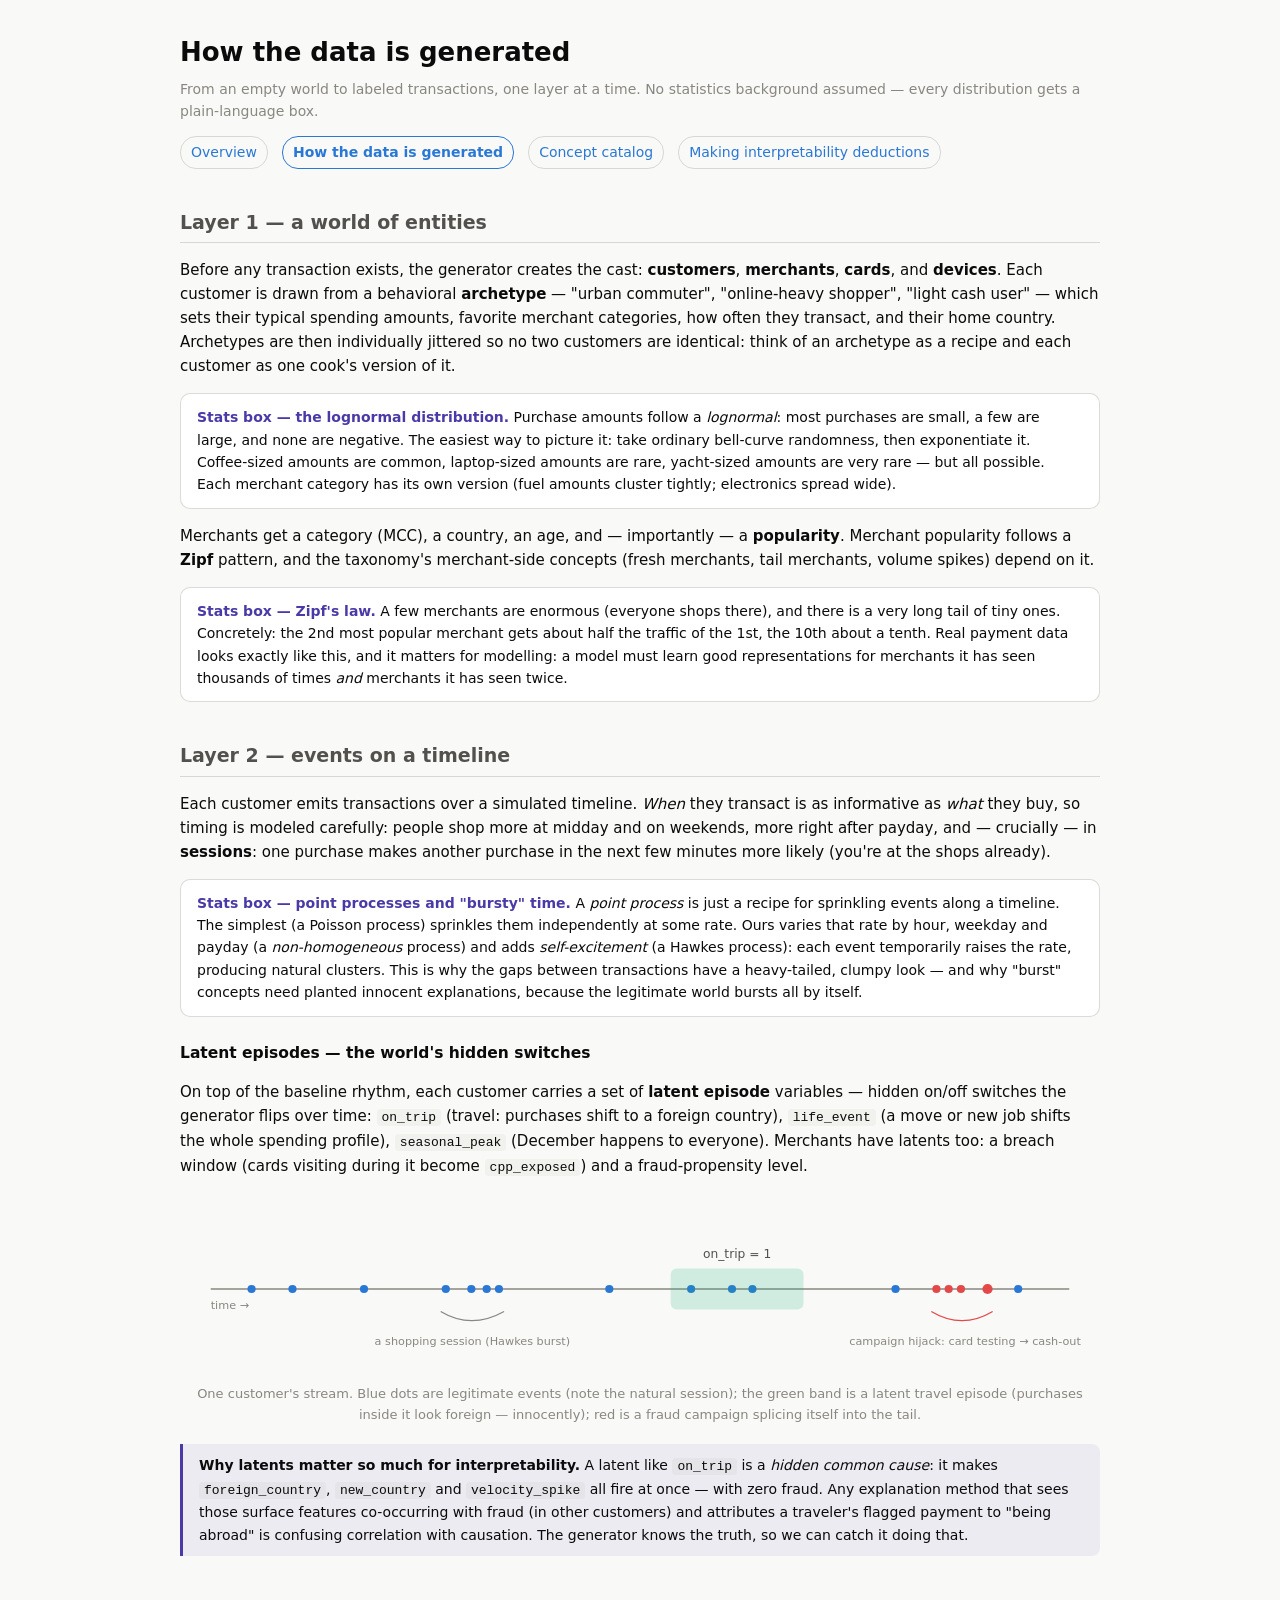
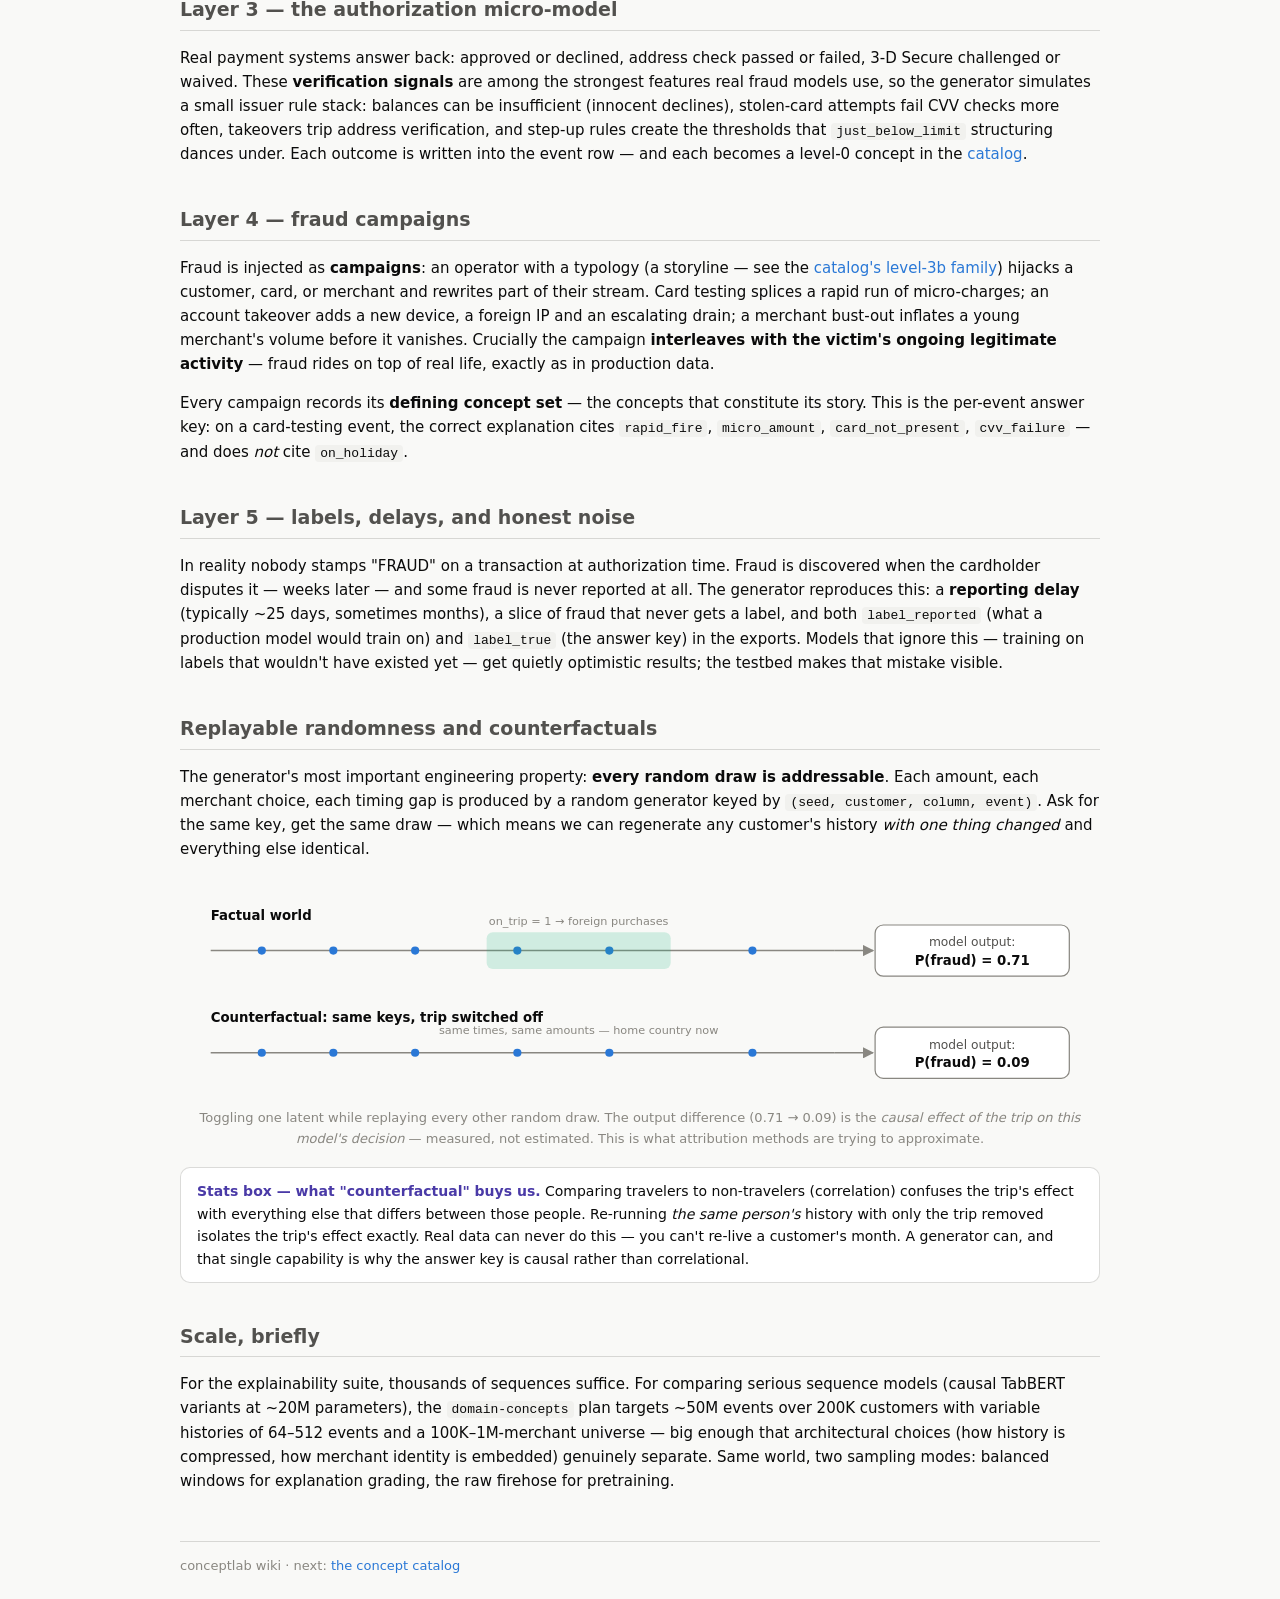
<file: docs/wiki/generation.html>
<!doctype html><html lang="en"><head><meta charset="utf-8">
<meta name="viewport" content="width=device-width, initial-scale=1">
<title>conceptlab wiki · how the data is generated</title>
<link rel="stylesheet" href="wiki.css"></head><body><main>
<h1>How the data is generated</h1>
<div class="sub">From an empty world to labeled transactions, one layer at a time. No statistics
background assumed — every distribution gets a plain-language box.</div>
<div class="nav">
  <a href="index.html">Overview</a>
  <a class="here" href="generation.html">How the data is generated</a>
  <a href="concepts.html">Concept catalog</a>
  <a href="interpretability.html">Making interpretability deductions</a>
</div>

<h2>Layer 1 — a world of entities</h2>
<p>
Before any transaction exists, the generator creates the cast: <b>customers</b>, <b>merchants</b>,
<b>cards</b>, and <b>devices</b>. Each customer is drawn from a behavioral
<span class="term">archetype</span> — "urban commuter", "online-heavy shopper", "light cash user"
— which sets their typical spending amounts, favorite merchant categories, how often they
transact, and their home country. Archetypes are then individually jittered so no two customers
are identical: think of an archetype as a recipe and each customer as one cook's version of it.
</p>
<div class="statbox"><b>Stats box — the lognormal distribution.</b> Purchase amounts follow a
<i>lognormal</i>: most purchases are small, a few are large, and none are negative. The easiest
way to picture it: take ordinary bell-curve randomness, then exponentiate it. Coffee-sized
amounts are common, laptop-sized amounts are rare, yacht-sized amounts are very rare — but all
possible. Each merchant category has its own version (fuel amounts cluster tightly; electronics
spread wide).</div>
<p>
Merchants get a category (MCC), a country, an age, and — importantly — a <b>popularity</b>.
Merchant popularity follows a <span class="term">Zipf</span> pattern, and the taxonomy's
merchant-side concepts (fresh merchants, tail merchants, volume spikes) depend on it.
</p>
<div class="statbox"><b>Stats box — Zipf's law.</b> A few merchants are enormous (everyone shops
there), and there is a very long tail of tiny ones. Concretely: the 2nd most popular merchant
gets about half the traffic of the 1st, the 10th about a tenth. Real payment data looks exactly
like this, and it matters for modelling: a model must learn good representations for merchants
it has seen thousands of times <i>and</i> merchants it has seen twice.</div>

<h2>Layer 2 — events on a timeline</h2>
<p>
Each customer emits transactions over a simulated timeline. <i>When</i> they transact is as
informative as <i>what</i> they buy, so timing is modeled carefully: people shop more at midday
and on weekends, more right after payday, and — crucially — in <b>sessions</b>: one purchase
makes another purchase in the next few minutes more likely (you're at the shops already).
</p>
<div class="statbox"><b>Stats box — point processes and "bursty" time.</b> A
<i>point process</i> is just a recipe for sprinkling events along a timeline. The simplest
(a Poisson process) sprinkles them independently at some rate. Ours varies that rate by hour,
weekday and payday (a <i>non-homogeneous</i> process) and adds
<i>self-excitement</i> (a Hawkes process): each event temporarily raises the rate, producing
natural clusters. This is why the gaps between transactions have a heavy-tailed, clumpy look —
and why "burst" concepts need planted innocent explanations, because the legitimate world bursts
all by itself.</div>

<h3>Latent episodes — the world's hidden switches</h3>
<p>
On top of the baseline rhythm, each customer carries a set of <span class="term">latent
episode</span> variables — hidden on/off switches the generator flips over time:
<code>on_trip</code> (travel: purchases shift to a foreign country), <code>life_event</code>
(a move or new job shifts the whole spending profile), <code>seasonal_peak</code> (December
happens to everyone). Merchants have latents too: a breach window (cards visiting during it
become <code>cpp_exposed</code>) and a fraud-propensity level.
</p>
<figure>
<svg viewBox="0 0 900 170" role="img" aria-label="A customer timeline with latent episodes">
<defs><marker id="arr" viewBox="0 0 10 10" refX="9" refY="5" markerWidth="7" markerHeight="7" orient="auto-start-reverse"><path d="M0,0 L10,5 L0,10 z" fill="#898781"/></marker></defs>
<line x1="30" y1="90" x2="870" y2="90" stroke="#898781" stroke-width="1.5"/>
<text class="dg-m" x="30" y="110">time →</text>
<!-- events -->
<g fill="#2a78d6">
<circle cx="70" cy="90" r="4"/><circle cx="110" cy="90" r="4"/><circle cx="180" cy="90" r="4"/>
<circle cx="260" cy="90" r="4"/><circle cx="285" cy="90" r="4"/><circle cx="300" cy="90" r="4"/>
<circle cx="312" cy="90" r="4"/><circle cx="420" cy="90" r="4"/><circle cx="500" cy="90" r="4"/>
<circle cx="540" cy="90" r="4"/><circle cx="560" cy="90" r="4"/><circle cx="700" cy="90" r="4"/>
<circle cx="820" cy="90" r="4"/>
</g>
<!-- travel band -->
<rect x="480" y="70" width="130" height="40" fill="rgba(27,175,122,0.18)" rx="6"/>
<text class="dg-s" x="545" y="60" text-anchor="middle" fill="#1baf7a">on_trip = 1</text>
<!-- session brace -->
<path d="M255,112 Q285,130 317,112" stroke="#898781" fill="none" stroke-width="1.2"/>
<text class="dg-m" x="286" y="145" text-anchor="middle">a shopping session (Hawkes burst)</text>
<!-- fraud hijack -->
<g fill="#e34948"><circle cx="740" cy="90" r="4"/><circle cx="752" cy="90" r="4"/><circle cx="764" cy="90" r="4"/><circle cx="790" cy="90" r="5"/></g>
<path d="M735,112 Q765,130 795,112" stroke="#e34948" fill="none" stroke-width="1.2"/>
<text class="dg-m" x="768" y="145" text-anchor="middle" fill="#e34948">campaign hijack: card testing → cash-out</text>
</svg>
<figcaption>One customer's stream. Blue dots are legitimate events (note the natural session);
the green band is a latent travel episode (purchases inside it look foreign — innocently); red
is a fraud campaign splicing itself into the tail.</figcaption>
</figure>
<div class="callout deep">
<b>Why latents matter so much for interpretability.</b> A latent like <code>on_trip</code> is a
<i>hidden common cause</i>: it makes <code>foreign_country</code>, <code>new_country</code> and
<code>velocity_spike</code> all fire at once — with zero fraud. Any explanation method that sees
those surface features co-occurring with fraud (in other customers) and attributes a traveler's
flagged payment to "being abroad" is confusing correlation with causation. The generator knows
the truth, so we can catch it doing that.
</div>

<h2>Layer 3 — the authorization micro-model</h2>
<p>
Real payment systems answer back: approved or declined, address check passed or failed, 3-D
Secure challenged or waived. These <b>verification signals</b> are among the strongest features
real fraud models use, so the generator simulates a small issuer rule stack: balances can be
insufficient (innocent declines), stolen-card attempts fail CVV checks more often, takeovers
trip address verification, and step-up rules create the thresholds that
<code>just_below_limit</code> structuring dances under. Each outcome is written into the event
row — and each becomes a level-0 concept in the <a href="concepts.html">catalog</a>.
</p>

<h2>Layer 4 — fraud campaigns</h2>
<p>
Fraud is injected as <span class="term">campaigns</span>: an operator with a typology (a
storyline — see the <a href="concepts.html">catalog's level-3b family</a>) hijacks a customer,
card, or merchant and rewrites part of their stream. Card testing splices a rapid run of
micro-charges; an account takeover adds a new device, a foreign IP and an escalating drain;
a merchant bust-out inflates a young merchant's volume before it vanishes. Crucially the
campaign <b>interleaves with the victim's ongoing legitimate activity</b> — fraud rides on top
of real life, exactly as in production data.
</p>
<p>
Every campaign records its <b>defining concept set</b> — the concepts that constitute its
story. This is the per-event answer key: on a card-testing event, the correct explanation cites
<code>rapid_fire</code>, <code>micro_amount</code>, <code>card_not_present</code>,
<code>cvv_failure</code> — and does <i>not</i> cite <code>on_holiday</code>.
</p>

<h2>Layer 5 — labels, delays, and honest noise</h2>
<p>
In reality nobody stamps "FRAUD" on a transaction at authorization time. Fraud is discovered
when the cardholder disputes it — weeks later — and some fraud is never reported at all. The
generator reproduces this: a <b>reporting delay</b> (typically ~25 days, sometimes months), a
slice of fraud that never gets a label, and both <code>label_reported</code> (what a production
model would train on) and <code>label_true</code> (the answer key) in the exports. Models that
ignore this — training on labels that wouldn't have existed yet — get quietly optimistic
results; the testbed makes that mistake visible.
</p>

<h2 id="counterfactuals">Replayable randomness and counterfactuals</h2>
<p>
The generator's most important engineering property: <b>every random draw is addressable</b>.
Each amount, each merchant choice, each timing gap is produced by a random generator keyed by
<code>(seed, customer, column, event)</code>. Ask for the same key, get the same draw — which
means we can regenerate any customer's history <i>with one thing changed</i> and everything
else identical.
</p>
<figure>
<svg viewBox="0 0 900 210" role="img" aria-label="Counterfactual resimulation">
<defs><marker id="arr" viewBox="0 0 10 10" refX="9" refY="5" markerWidth="7" markerHeight="7" orient="auto-start-reverse"><path d="M0,0 L10,5 L0,10 z" fill="#898781"/></marker></defs>
<text class="dg-t" x="30" y="40">Factual world</text>
<line x1="30" y1="70" x2="640" y2="70" stroke="#898781" stroke-width="1.5"/>
<g fill="#2a78d6"><circle cx="80" cy="70" r="4"/><circle cx="150" cy="70" r="4"/><circle cx="230" cy="70" r="4"/><circle cx="330" cy="70" r="4"/><circle cx="420" cy="70" r="4"/><circle cx="560" cy="70" r="4"/></g>
<rect x="300" y="52" width="180" height="36" fill="rgba(27,175,122,0.18)" rx="6"/>
<text class="dg-m" x="390" y="45" text-anchor="middle" fill="#1baf7a">on_trip = 1 → foreign purchases</text>
<rect class="dg-box" x="680" y="45" width="190" height="50" rx="8"/>
<text class="dg-s" x="775" y="66" text-anchor="middle">model output:</text>
<text class="dg-t" x="775" y="84" text-anchor="middle">P(fraud) = 0.71</text>
<path class="dg-arrow" d="M640,70 L678,70"/>

<text class="dg-t" x="30" y="140">Counterfactual: same keys, trip switched off</text>
<line x1="30" y1="170" x2="640" y2="170" stroke="#898781" stroke-width="1.5"/>
<g fill="#2a78d6"><circle cx="80" cy="170" r="4"/><circle cx="150" cy="170" r="4"/><circle cx="230" cy="170" r="4"/><circle cx="330" cy="170" r="4"/><circle cx="420" cy="170" r="4"/><circle cx="560" cy="170" r="4"/></g>
<text class="dg-m" x="390" y="152" text-anchor="middle">same times, same amounts — home country now</text>
<rect class="dg-box" x="680" y="145" width="190" height="50" rx="8"/>
<text class="dg-s" x="775" y="166" text-anchor="middle">model output:</text>
<text class="dg-t" x="775" y="184" text-anchor="middle">P(fraud) = 0.09</text>
<path class="dg-arrow" d="M640,170 L678,170"/>
</svg>
<figcaption>Toggling one latent while replaying every other random draw. The output difference
(0.71 → 0.09) is the <i>causal effect of the trip on this model's decision</i> — measured, not
estimated. This is what attribution methods are trying to approximate.</figcaption>
</figure>
<div class="statbox"><b>Stats box — what "counterfactual" buys us.</b> Comparing travelers to
non-travelers (correlation) confuses the trip's effect with everything else that differs between
those people. Re-running <i>the same person's</i> history with only the trip removed isolates the
trip's effect exactly. Real data can never do this — you can't re-live a customer's month. A
generator can, and that single capability is why the answer key is causal rather than
correlational.</div>

<h2>Scale, briefly</h2>
<p>
For the explainability suite, thousands of sequences suffice. For comparing serious sequence
models (causal TabBERT variants at ~20M parameters), the <code>domain-concepts</code> plan
targets ~50M events over 200K customers with variable histories of 64–512 events and a
100K–1M-merchant universe — big enough that architectural choices (how history is compressed,
how merchant identity is embedded) genuinely separate. Same world, two sampling modes: balanced
windows for explanation grading, the raw firehose for pretraining.
</p>

<footer>conceptlab wiki · next: <a href="concepts.html">the concept catalog</a></footer>
</main></body></html>
</file>
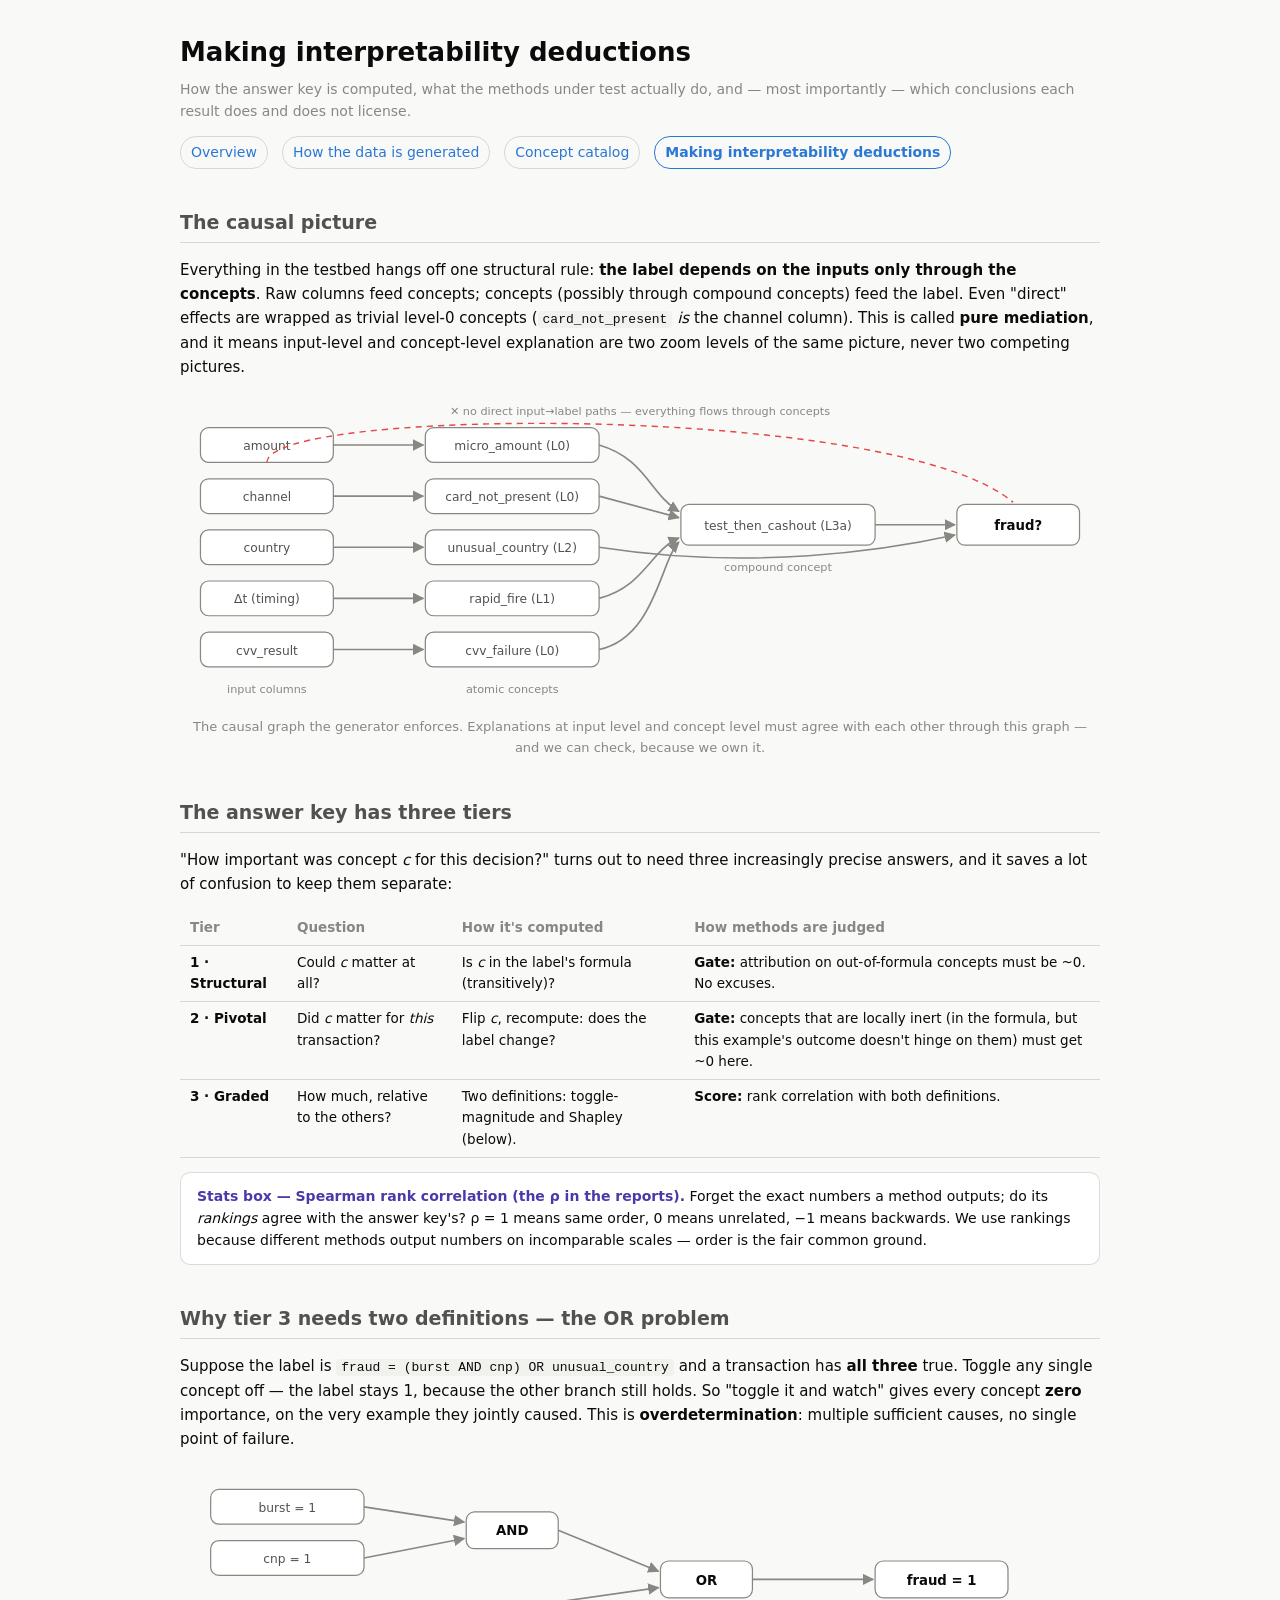
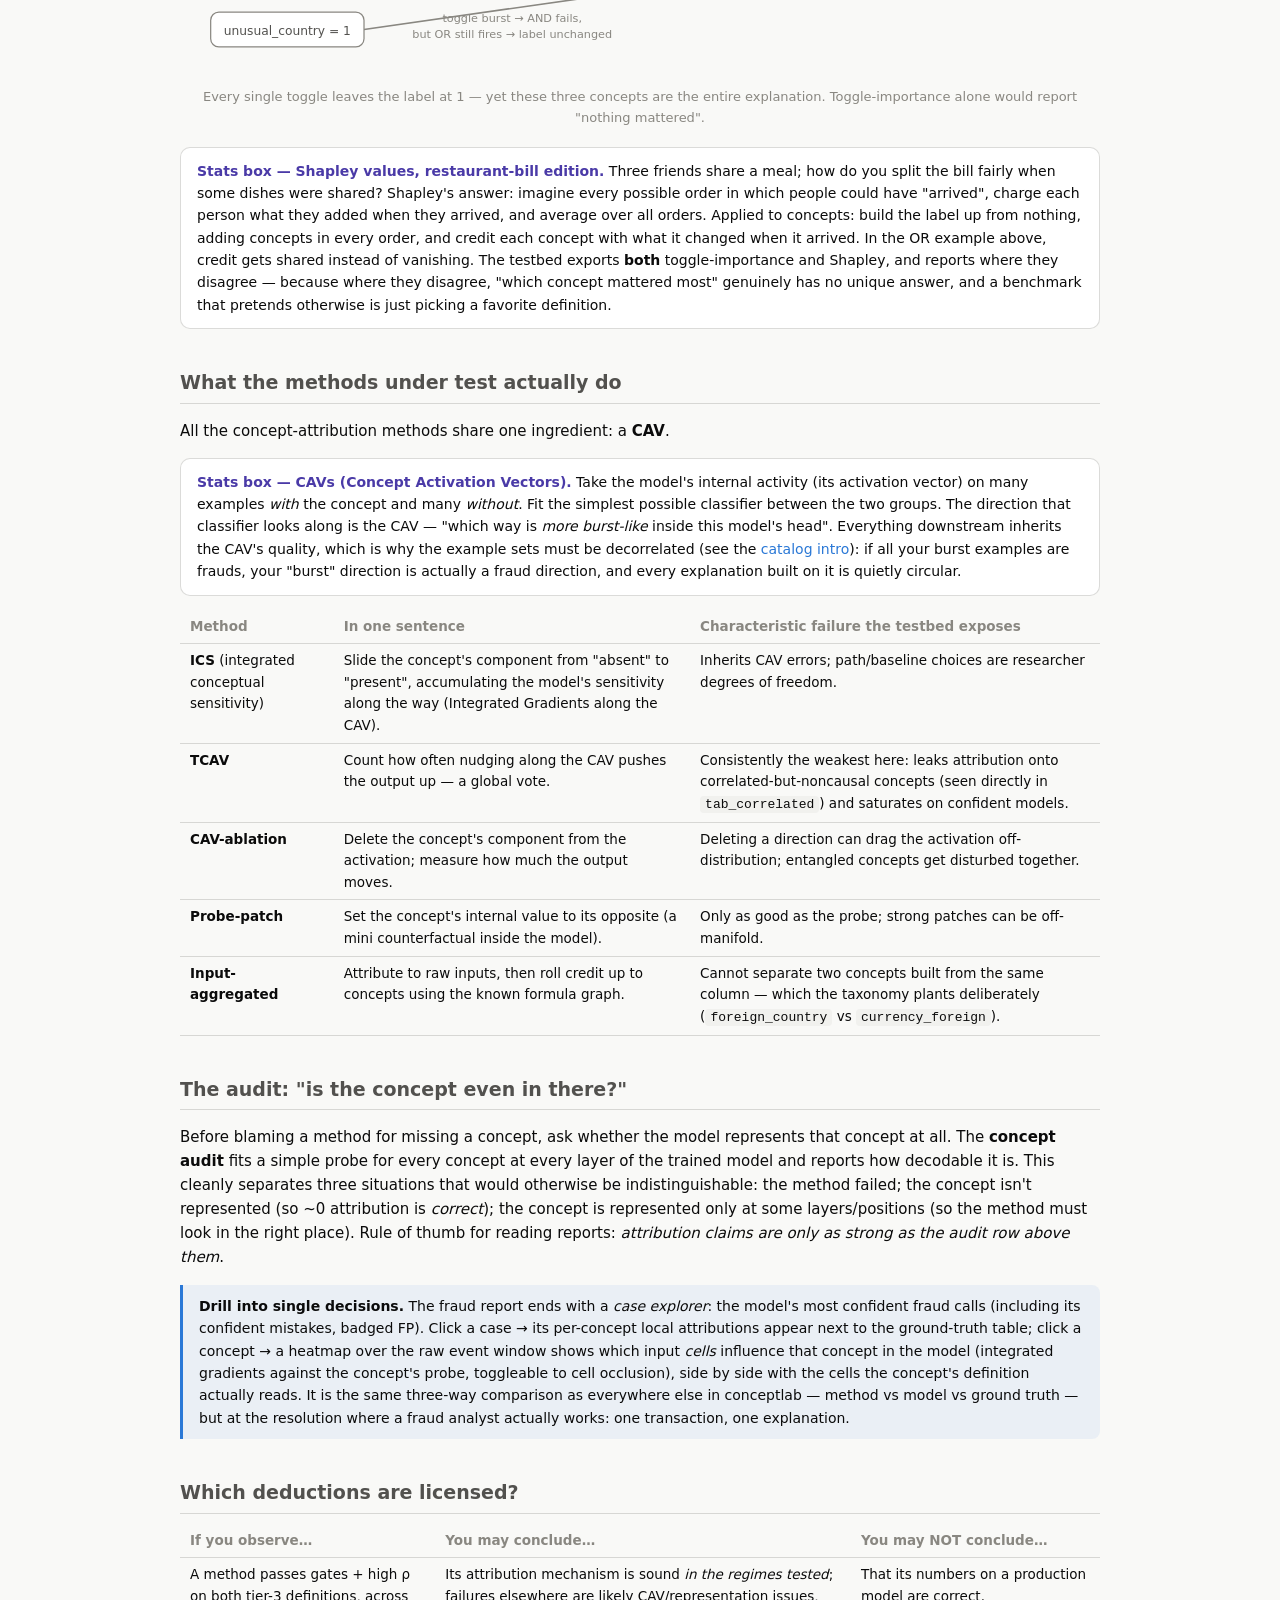
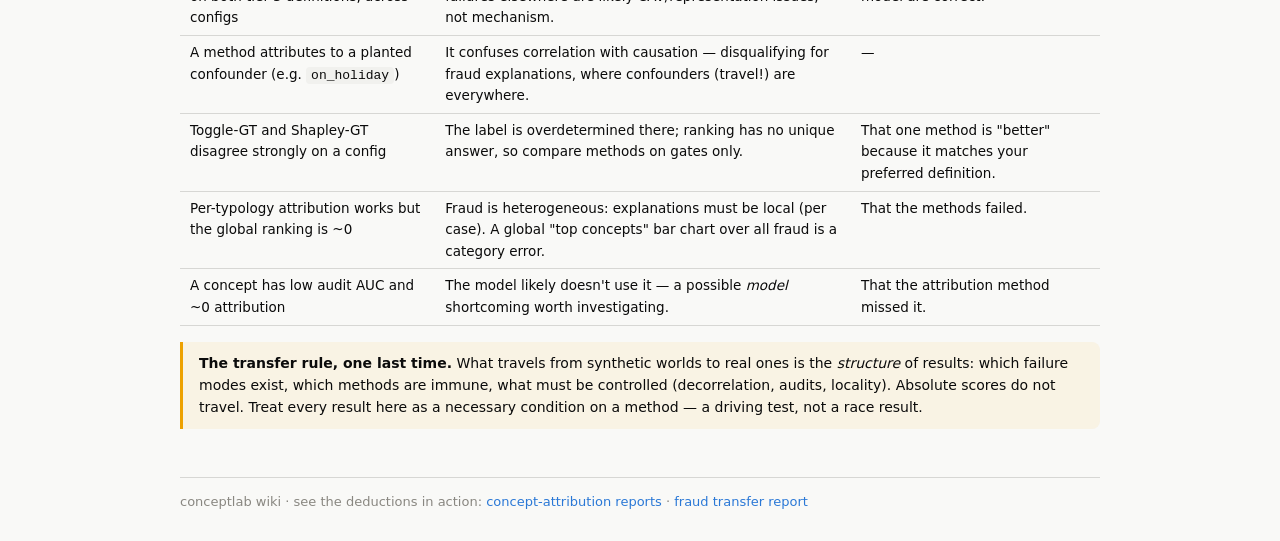
<file: docs/wiki/interpretability.html>
<!doctype html><html lang="en"><head><meta charset="utf-8">
<meta name="viewport" content="width=device-width, initial-scale=1">
<title>conceptlab wiki · making interpretability deductions</title>
<link rel="stylesheet" href="wiki.css"></head><body><main>
<h1>Making interpretability deductions</h1>
<div class="sub">How the answer key is computed, what the methods under test actually do, and —
most importantly — which conclusions each result does and does not license.</div>
<div class="nav">
  <a href="index.html">Overview</a>
  <a href="generation.html">How the data is generated</a>
  <a href="concepts.html">Concept catalog</a>
  <a class="here" href="interpretability.html">Making interpretability deductions</a>
</div>

<h2>The causal picture</h2>
<p>
Everything in the testbed hangs off one structural rule: <b>the label depends on the inputs only
through the concepts</b>. Raw columns feed concepts; concepts (possibly through compound
concepts) feed the label. Even "direct" effects are wrapped as trivial level-0 concepts
(<code>card_not_present</code> <i>is</i> the channel column). This is called
<span class="term">pure mediation</span>, and it means input-level and concept-level explanation
are two zoom levels of the same picture, never two competing pictures.
</p>
<figure>
<svg viewBox="0 0 900 300" role="img" aria-label="Causal DAG from inputs through concepts to label">
<defs><marker id="arr" viewBox="0 0 10 10" refX="9" refY="5" markerWidth="7" markerHeight="7" orient="auto-start-reverse"><path d="M0,0 L10,5 L0,10 z" fill="#898781"/></marker></defs>
<!-- inputs -->
<g>
<rect class="dg-box" x="20" y="30" width="130" height="34"/><text class="dg-s" x="85" y="52" text-anchor="middle">amount</text>
<rect class="dg-box" x="20" y="80" width="130" height="34"/><text class="dg-s" x="85" y="102" text-anchor="middle">channel</text>
<rect class="dg-box" x="20" y="130" width="130" height="34"/><text class="dg-s" x="85" y="152" text-anchor="middle">country</text>
<rect class="dg-box" x="20" y="180" width="130" height="34"/><text class="dg-s" x="85" y="202" text-anchor="middle">Δt (timing)</text>
<rect class="dg-box" x="20" y="230" width="130" height="34"/><text class="dg-s" x="85" y="252" text-anchor="middle">cvv_result</text>
<text class="dg-m" x="85" y="290" text-anchor="middle">input columns</text>
</g>
<!-- L0/1 concepts -->
<g>
<rect class="dg-box" x="240" y="30" width="170" height="34"/><text class="dg-s" x="325" y="52" text-anchor="middle">micro_amount (L0)</text>
<rect class="dg-box" x="240" y="80" width="170" height="34"/><text class="dg-s" x="325" y="102" text-anchor="middle">card_not_present (L0)</text>
<rect class="dg-box" x="240" y="130" width="170" height="34"/><text class="dg-s" x="325" y="152" text-anchor="middle">unusual_country (L2)</text>
<rect class="dg-box" x="240" y="180" width="170" height="34"/><text class="dg-s" x="325" y="202" text-anchor="middle">rapid_fire (L1)</text>
<rect class="dg-box" x="240" y="230" width="170" height="34"/><text class="dg-s" x="325" y="252" text-anchor="middle">cvv_failure (L0)</text>
<text class="dg-m" x="325" y="290" text-anchor="middle">atomic concepts</text>
</g>
<!-- compound -->
<rect class="dg-box" x="490" y="105" width="190" height="40"/>
<text class="dg-s" x="585" y="130" text-anchor="middle">test_then_cashout (L3a)</text>
<text class="dg-m" x="585" y="170" text-anchor="middle">compound concept</text>
<!-- label -->
<rect class="dg-box" x="760" y="105" width="120" height="40"/>
<text class="dg-t" x="820" y="130" text-anchor="middle">fraud?</text>
<!-- arrows in -->
<path class="dg-arrow" d="M150,47 L238,47"/>
<path class="dg-arrow" d="M150,97 L238,97"/>
<path class="dg-arrow" d="M150,147 L238,147"/>
<path class="dg-arrow" d="M150,197 L238,197"/>
<path class="dg-arrow" d="M150,247 L238,247"/>
<!-- concepts to compound -->
<path class="dg-arrow" d="M410,47 C455,60 460,95 488,112"/>
<path class="dg-arrow" d="M410,97 L488,118"/>
<path class="dg-arrow" d="M410,197 C455,185 460,150 488,138"/>
<path class="dg-arrow" d="M410,247 C465,235 470,160 488,142"/>
<!-- compound + concept to label -->
<path class="dg-arrow" d="M680,125 L758,125"/>
<path class="dg-arrow" d="M410,147 C560,170 690,150 758,135"/>
<!-- forbidden direct path -->
<path d="M85,64 C85,10 700,5 815,103" stroke="#e34948" stroke-width="1.4" fill="none" stroke-dasharray="6,5"/>
<text class="dg-m" x="450" y="18" text-anchor="middle" fill="#e34948">✕ no direct input→label paths — everything flows through concepts</text>
</svg>
<figcaption>The causal graph the generator enforces. Explanations at input level and concept
level must agree with each other through this graph — and we can check, because we own it.</figcaption>
</figure>

<h2>The answer key has three tiers</h2>
<p>"How important was concept <i>c</i> for this decision?" turns out to need three increasingly
precise answers, and it saves a lot of confusion to keep them separate:</p>
<table class="simple">
<tr><th>Tier</th><th>Question</th><th>How it's computed</th><th>How methods are judged</th></tr>
<tr><td><b>1 · Structural</b></td><td>Could <i>c</i> matter at all?</td>
<td>Is <i>c</i> in the label's formula (transitively)?</td>
<td><b>Gate:</b> attribution on out-of-formula concepts must be ~0. No excuses.</td></tr>
<tr><td><b>2 · Pivotal</b></td><td>Did <i>c</i> matter for <i>this</i> transaction?</td>
<td>Flip <i>c</i>, recompute: does the label change?</td>
<td><b>Gate:</b> concepts that are locally inert (in the formula, but this example's outcome
doesn't hinge on them) must get ~0 here.</td></tr>
<tr><td><b>3 · Graded</b></td><td>How much, relative to the others?</td>
<td>Two definitions: toggle-magnitude and Shapley (below).</td>
<td><b>Score:</b> rank correlation with both definitions.</td></tr>
</table>

<div class="statbox"><b>Stats box — Spearman rank correlation (the ρ in the reports).</b>
Forget the exact numbers a method outputs; do its <i>rankings</i> agree with the answer key's?
ρ = 1 means same order, 0 means unrelated, −1 means backwards. We use rankings because
different methods output numbers on incomparable scales — order is the fair common ground.</div>

<h2>Why tier 3 needs two definitions — the OR problem</h2>
<p>
Suppose the label is <code>fraud = (burst AND cnp) OR unusual_country</code> and a transaction
has <b>all three</b> true. Toggle any single concept off — the label stays 1, because the other
branch still holds. So "toggle it and watch" gives every concept <b>zero</b> importance, on the
very example they jointly caused. This is <span class="term">overdetermination</span>: multiple
sufficient causes, no single point of failure.
</p>
<figure>
<svg viewBox="0 0 900 200" role="img" aria-label="Overdetermination example">
<defs><marker id="arr" viewBox="0 0 10 10" refX="9" refY="5" markerWidth="7" markerHeight="7" orient="auto-start-reverse"><path d="M0,0 L10,5 L0,10 z" fill="#898781"/></marker></defs>
<rect class="dg-box" x="30" y="20" width="150" height="34"/><text class="dg-s" x="105" y="42" text-anchor="middle">burst = 1</text>
<rect class="dg-box" x="30" y="70" width="150" height="34"/><text class="dg-s" x="105" y="92" text-anchor="middle">cnp = 1</text>
<rect class="dg-box" x="30" y="140" width="150" height="34"/><text class="dg-s" x="105" y="162" text-anchor="middle">unusual_country = 1</text>
<rect class="dg-box" x="280" y="42" width="90" height="36"/><text class="dg-t" x="325" y="65" text-anchor="middle">AND</text>
<rect class="dg-box" x="470" y="90" width="90" height="36"/><text class="dg-t" x="515" y="113" text-anchor="middle">OR</text>
<rect class="dg-box" x="680" y="90" width="130" height="36"/><text class="dg-t" x="745" y="113" text-anchor="middle">fraud = 1</text>
<path class="dg-arrow" d="M180,37 L278,52"/>
<path class="dg-arrow" d="M180,87 L278,68"/>
<path class="dg-arrow" d="M370,60 L468,100"/>
<path class="dg-arrow" d="M180,157 L468,116"/>
<path class="dg-arrow" d="M560,108 L678,108"/>
<text class="dg-m" x="325" y="150" text-anchor="middle">toggle burst → AND fails,</text>
<text class="dg-m" x="325" y="165" text-anchor="middle">but OR still fires → label unchanged</text>
</svg>
<figcaption>Every single toggle leaves the label at 1 — yet these three concepts are the entire
explanation. Toggle-importance alone would report "nothing mattered".</figcaption>
</figure>
<div class="statbox"><b>Stats box — Shapley values, restaurant-bill edition.</b> Three friends
share a meal; how do you split the bill fairly when some dishes were shared? Shapley's answer:
imagine every possible order in which people could have "arrived", charge each person what they
added when they arrived, and average over all orders. Applied to concepts: build the label up
from nothing, adding concepts in every order, and credit each concept with what it changed when
it arrived. In the OR example above, credit gets shared instead of vanishing. The testbed
exports <b>both</b> toggle-importance and Shapley, and reports where they disagree — because
where they disagree, "which concept mattered most" genuinely has no unique answer, and a
benchmark that pretends otherwise is just picking a favorite definition.</div>

<h2>What the methods under test actually do</h2>
<p>All the concept-attribution methods share one ingredient: a <span class="term">CAV</span>.</p>
<div class="statbox"><b>Stats box — CAVs (Concept Activation Vectors).</b> Take the model's
internal activity (its activation vector) on many examples <i>with</i> the concept and many
<i>without</i>. Fit the simplest possible classifier between the two groups. The direction that
classifier looks along is the CAV — "which way is <i>more burst-like</i> inside this model's
head". Everything downstream inherits the CAV's quality, which is why the example sets must be
decorrelated (see the <a href="concepts.html">catalog intro</a>): if all your burst examples are
frauds, your "burst" direction is actually a fraud direction, and every explanation built on it
is quietly circular.</div>
<table class="simple">
<tr><th>Method</th><th>In one sentence</th><th>Characteristic failure the testbed exposes</th></tr>
<tr><td><b>ICS</b> (integrated conceptual sensitivity)</td>
<td>Slide the concept's component from "absent" to "present", accumulating the model's
sensitivity along the way (Integrated Gradients along the CAV).</td>
<td>Inherits CAV errors; path/baseline choices are researcher degrees of freedom.</td></tr>
<tr><td><b>TCAV</b></td>
<td>Count how often nudging along the CAV pushes the output up — a global vote.</td>
<td>Consistently the weakest here: leaks attribution onto correlated-but-noncausal concepts
(seen directly in <code>tab_correlated</code>) and saturates on confident models.</td></tr>
<tr><td><b>CAV-ablation</b></td>
<td>Delete the concept's component from the activation; measure how much the output moves.</td>
<td>Deleting a direction can drag the activation off-distribution; entangled concepts get
disturbed together.</td></tr>
<tr><td><b>Probe-patch</b></td>
<td>Set the concept's internal value to its opposite (a mini counterfactual inside the model).</td>
<td>Only as good as the probe; strong patches can be off-manifold.</td></tr>
<tr><td><b>Input-aggregated</b></td>
<td>Attribute to raw inputs, then roll credit up to concepts using the known formula graph.</td>
<td>Cannot separate two concepts built from the same column — which the taxonomy plants
deliberately (<code>foreign_country</code> vs <code>currency_foreign</code>).</td></tr>
</table>

<h2>The audit: "is the concept even in there?"</h2>
<p>
Before blaming a method for missing a concept, ask whether the model represents that concept at
all. The <b>concept audit</b> fits a simple probe for every concept at every layer of the trained
model and reports how decodable it is. This cleanly separates three situations that would
otherwise be indistinguishable: the method failed; the concept isn't represented (so ~0
attribution is <i>correct</i>); the concept is represented only at some layers/positions (so the
method must look in the right place). Rule of thumb for reading reports: <i>attribution claims
are only as strong as the audit row above them</i>.
</p>

<div class="callout">
<b>Drill into single decisions.</b> The fraud report ends with a <i>case explorer</i>: the model's
most confident fraud calls (including its confident mistakes, badged FP). Click a case → its
per-concept local attributions appear next to the ground-truth table; click a concept → a heatmap
over the raw event window shows which input <i>cells</i> influence that concept in the model
(integrated gradients against the concept's probe, toggleable to cell occlusion), side by side
with the cells the concept's definition actually reads. It is the same three-way comparison as
everywhere else in conceptlab — method vs model vs ground truth — but at the resolution where a
fraud analyst actually works: one transaction, one explanation.
</div>

<h2>Which deductions are licensed?</h2>
<table class="simple">
<tr><th>If you observe…</th><th>You may conclude…</th><th>You may NOT conclude…</th></tr>
<tr><td>A method passes gates + high ρ on both tier-3 definitions, across configs</td>
<td>Its attribution mechanism is sound <i>in the regimes tested</i>; failures elsewhere are
likely CAV/representation issues, not mechanism.</td>
<td>That its numbers on a production model are correct.</td></tr>
<tr><td>A method attributes to a planted confounder (e.g. <code>on_holiday</code>)</td>
<td>It confuses correlation with causation — disqualifying for fraud explanations, where
confounders (travel!) are everywhere.</td>
<td>—</td></tr>
<tr><td>Toggle-GT and Shapley-GT disagree strongly on a config</td>
<td>The label is overdetermined there; ranking has no unique answer, so compare methods on
gates only.</td>
<td>That one method is "better" because it matches your preferred definition.</td></tr>
<tr><td>Per-typology attribution works but the global ranking is ~0</td>
<td>Fraud is heterogeneous: explanations must be local (per case). A global "top concepts" bar
chart over all fraud is a category error.</td>
<td>That the methods failed.</td></tr>
<tr><td>A concept has low audit AUC and ~0 attribution</td>
<td>The model likely doesn't use it — a possible <i>model</i> shortcoming worth investigating.</td>
<td>That the attribution method missed it.</td></tr>
</table>

<div class="callout warn">
<b>The transfer rule, one last time.</b> What travels from synthetic worlds to real ones is the
<i>structure</i> of results: which failure modes exist, which methods are immune, what must be
controlled (decorrelation, audits, locality). Absolute scores do not travel. Treat every result
here as a necessary condition on a method — a driving test, not a race result.
</div>

<footer>conceptlab wiki · see the deductions in action:
<a href="../concept_runs/index.html">concept-attribution reports</a> ·
<a href="../fraud_runs/fraud_default/report.html">fraud transfer report</a></footer>
</main></body></html>
</file>
<file: docs/wiki/wiki.css>
/* conceptlab wiki — shared styles (light/dark aware, same palette as reports) */
:root { color-scheme: light dark;
  --blue:#2a78d6; --aqua:#1baf7a; --yellow:#eda100; --violet:#4a3aa7;
  --red:#e34948; --green:#008300; --muted:#898781;
  --bg:#f9f9f7; --ink:#0b0b0b; --ink2:#52514e; --hair:rgba(137,135,129,0.3);
  --box:#ffffff; --wash:rgba(137,135,129,0.08); }
@media (prefers-color-scheme: dark) {
  :root { --bg:#0d0d0d; --ink:#ffffff; --ink2:#c3c2b7; --box:#161615; } }

body { font-family: system-ui, -apple-system, "Segoe UI", sans-serif;
  margin:0; padding:32px 20px; background:var(--bg); color:var(--ink); line-height:1.6; }
main { max-width: 920px; margin: 0 auto; }
h1 { font-size:26px; margin:0 0 4px; }
h2 { font-size:19px; margin:38px 0 10px; color:var(--ink2);
  border-bottom:1px solid var(--hair); padding-bottom:5px; }
h3 { font-size:15.5px; margin:24px 0 6px; }
p, li { font-size:15px; }
.sub { color:var(--muted); font-size:14px; margin-bottom:14px; }
code { background:var(--wash); padding:1px 5px; border-radius:4px; font-size:13px; }
a { color:var(--blue); text-decoration:none; } a:hover { text-decoration:underline; }
.nav { font-size:14px; margin:12px 0 24px; display:flex; flex-wrap:wrap; gap:14px; }
.nav a { padding:4px 10px; border:1px solid var(--hair); border-radius:16px; }
.nav a.here { border-color:var(--blue); color:var(--blue); font-weight:600; }

.callout { border-left:3px solid var(--blue); background:rgba(42,120,214,0.07);
  padding:10px 16px; border-radius:0 8px 8px 0; margin:16px 0; font-size:14px; }
.callout.warn { border-left-color:var(--yellow); background:rgba(237,161,0,0.08); }
.callout.deep { border-left-color:var(--violet); background:rgba(74,58,167,0.07); }
.term { font-weight:600; }
.aside { color:var(--ink2); font-size:13.5px; font-style:italic; }

/* stats-explainer boxes */
.statbox { border:1px solid var(--hair); border-radius:10px; background:var(--box);
  padding:12px 16px; margin:14px 0; font-size:14px; }
.statbox b:first-child { color:var(--violet); }

/* concept cards */
.family-intro { margin: 6px 0 14px; }
.grid { display:grid; grid-template-columns:repeat(auto-fill, minmax(280px,1fr)); gap:12px; }
.ccard { border:1px solid var(--hair); border-radius:10px; background:var(--box);
  padding:12px 14px; font-size:13.5px; display:flex; flex-direction:column; gap:6px; }
.ccard .head { display:flex; align-items:center; gap:8px; flex-wrap:wrap; }
.ccard .name { font-weight:700; font-family:ui-monospace, monospace; font-size:13px; }
.chip { font-size:10.5px; font-weight:700; padding:1px 8px; border-radius:10px; color:#fff; }
.chip.l0 { background:var(--blue); } .chip.l1 { background:var(--aqua); }
.chip.l2 { background:var(--yellow); color:#1a1a19; } .chip.l3 { background:var(--violet); }
.chip.impl { background:transparent; color:var(--green); border:1px solid var(--green); }
.ccard .def { color:var(--ink); }
.ccard .why { color:var(--ink2); }
.ccard .why b { color:var(--ink); font-weight:600; }
.ccard .meta { color:var(--muted); font-size:12px; margin-top:auto; padding-top:4px;
  border-top:1px dashed var(--hair); }
.corrbar { height:6px; border-radius:3px; background:var(--wash); position:relative; }
.corrbar span { position:absolute; top:0; bottom:0; border-radius:3px; background:var(--red); opacity:.75; }

/* diagrams */
figure { margin:18px 0; text-align:center; }
figure svg { max-width:100%; height:auto; }
figcaption { color:var(--muted); font-size:13px; margin-top:6px; }
.dg-box { fill:var(--box); stroke:var(--muted); stroke-width:1.2; rx:8; }
.dg-t { fill:var(--ink); font:600 13px system-ui, sans-serif; }
.dg-s { fill:var(--ink2); font:12px system-ui, sans-serif; }
.dg-m { fill:var(--muted); font:11px system-ui, sans-serif; }
.dg-arrow { stroke:var(--muted); stroke-width:1.6; fill:none; marker-end:url(#arr); }
.dg-arrow.hot { stroke:var(--red); }
.dg-arrow.cool { stroke:var(--blue); }

footer { margin-top:48px; color:var(--muted); font-size:13px;
  border-top:1px solid var(--hair); padding-top:14px; }
table.simple { border-collapse:collapse; font-size:13.5px; width:100%; }
table.simple th, table.simple td { text-align:left; padding:6px 10px;
  border-bottom:1px solid var(--hair); vertical-align:top; }
table.simple th { color:var(--muted); }
</file>
